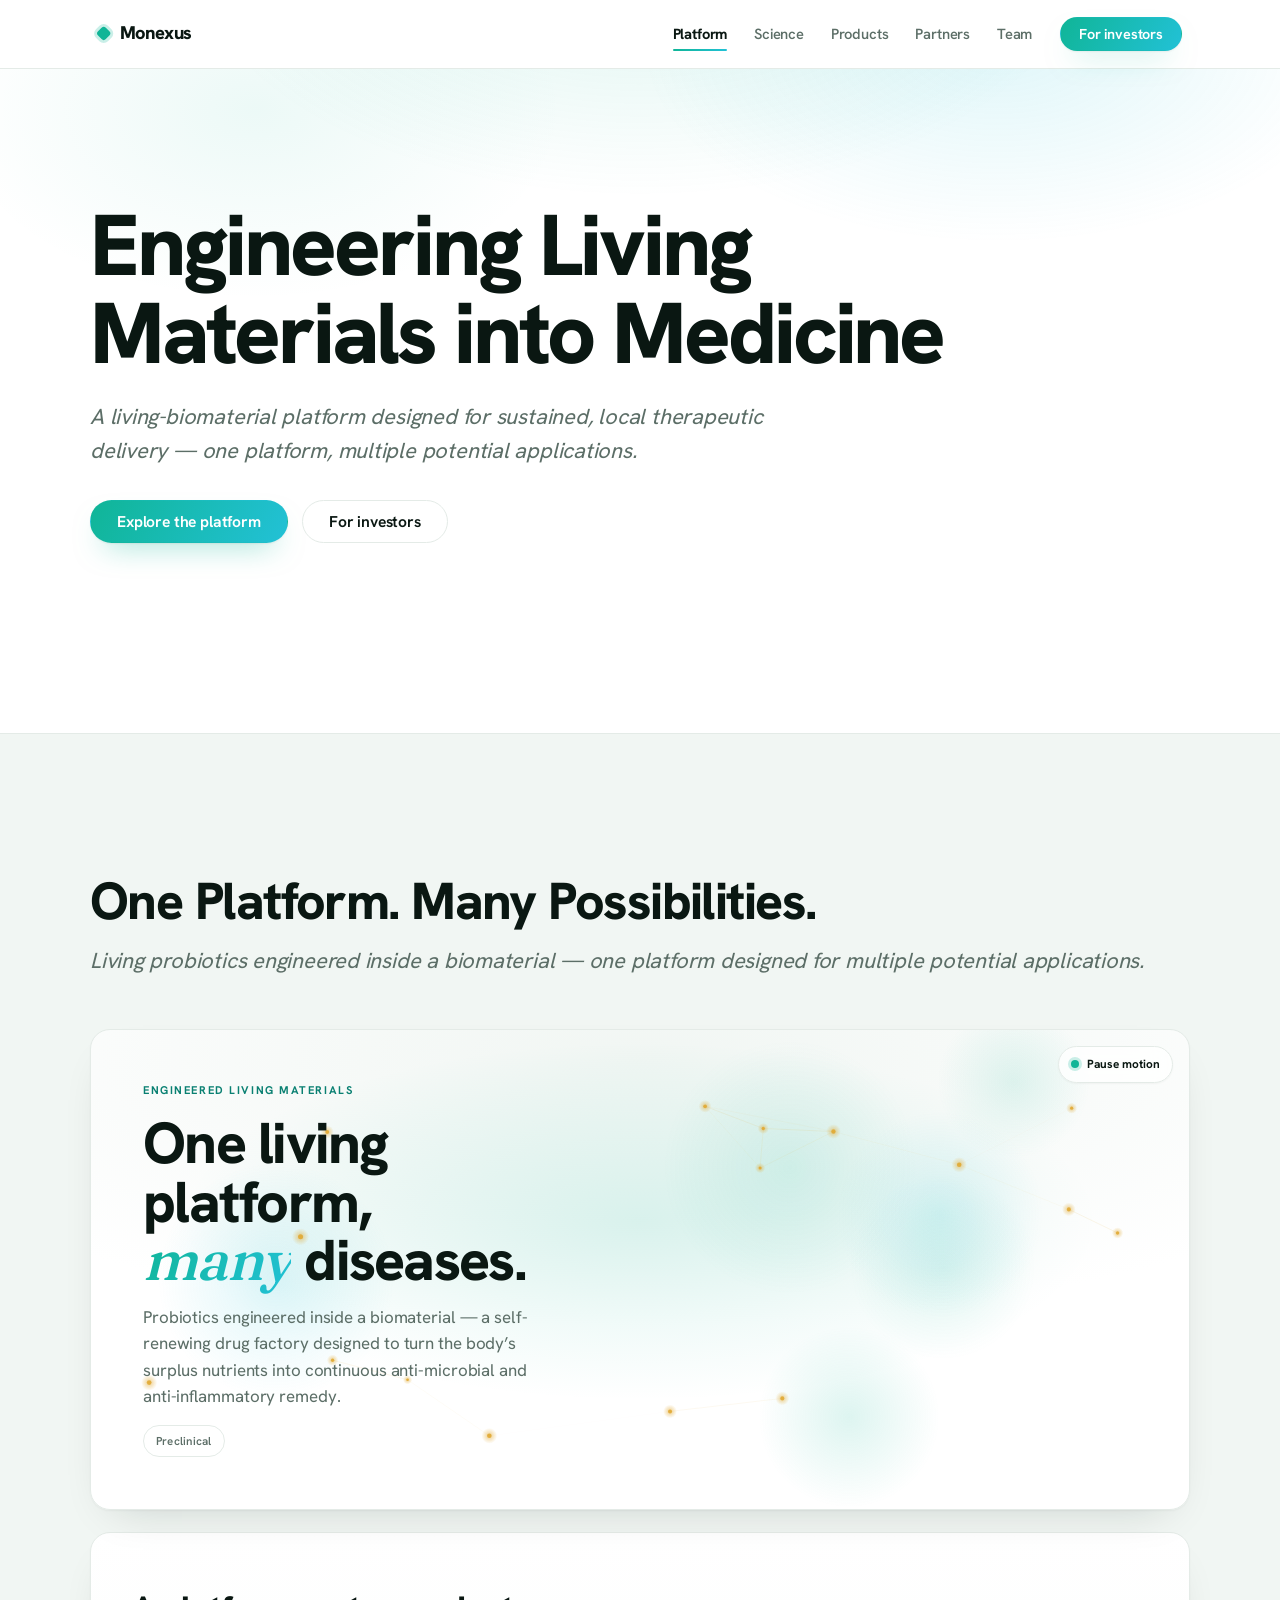
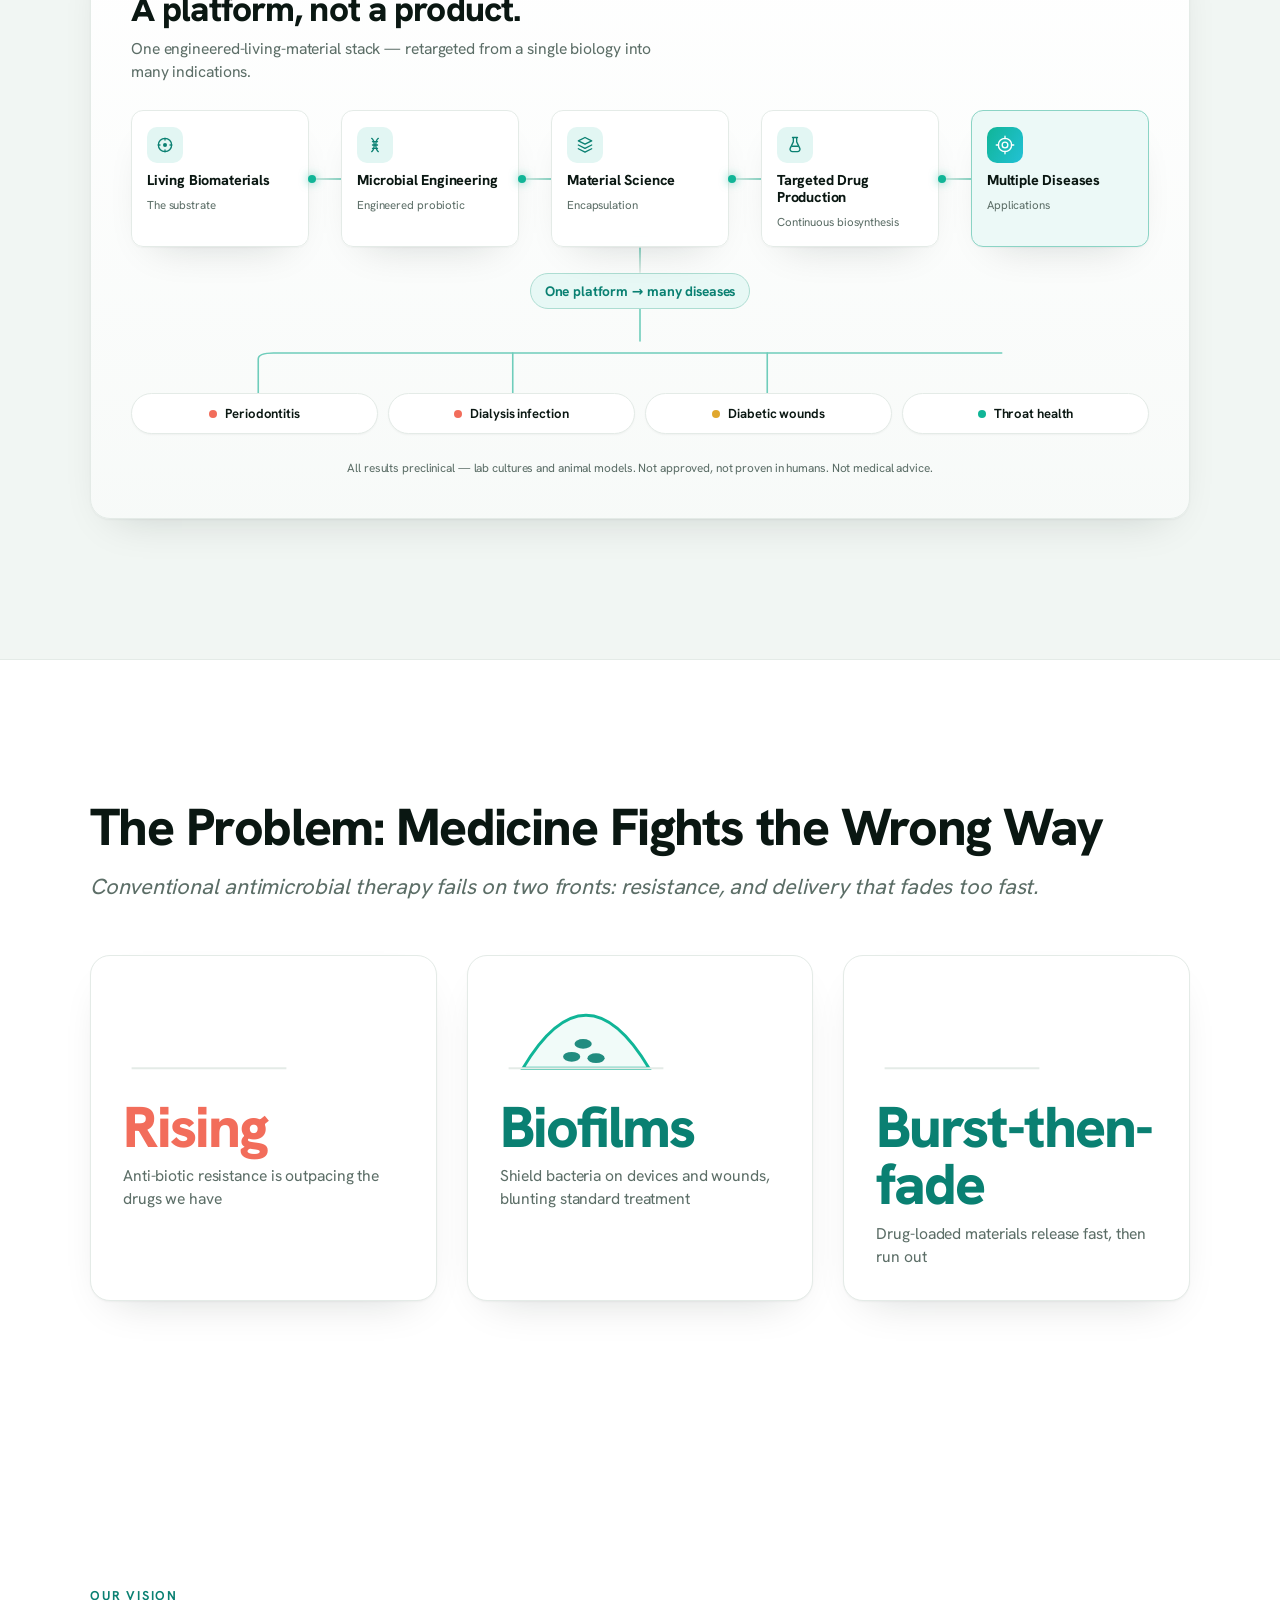
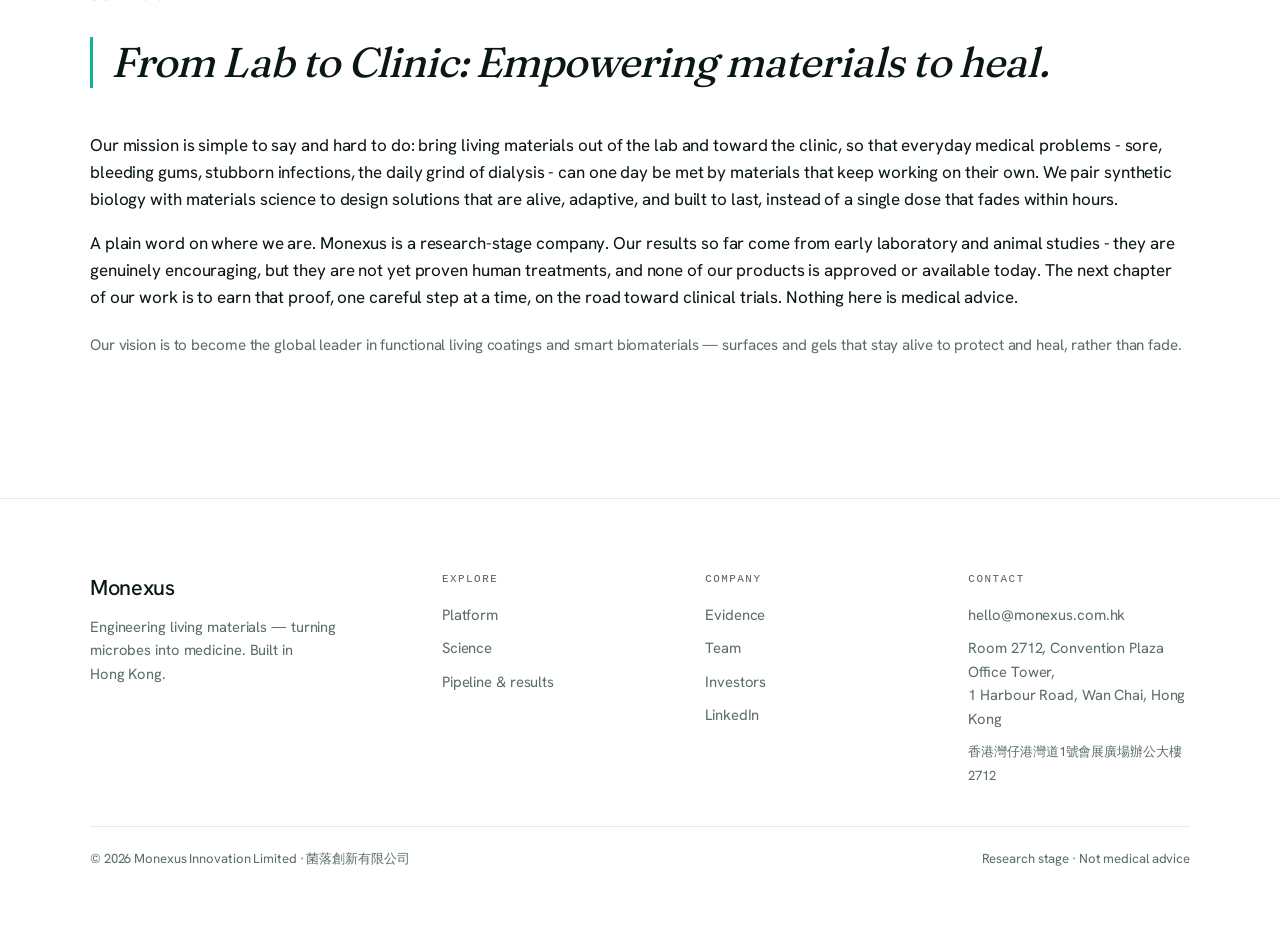
<file: index.html>
<!doctype html>
<html lang="en">
<head>
<meta charset="utf-8">
<meta name="viewport" content="width=device-width, initial-scale=1">
<title>Monexus — Engineering Living Materials into Medicine</title>
<meta name="description" content="Monexus engineers living materials — probiotics inside biomaterials designed for sustained, local therapeutic delivery. One platform, multiple potential applications. Hong Kong, research-stage.">
<meta name="theme-color" content="#FFFFFF">
<link rel="icon" href="data:image/svg+xml,%3Csvg xmlns='http://www.w3.org/2000/svg' viewBox='0 0 32 32'%3E%3Crect width='32' height='32' rx='7' fill='%2310B597'/%3E%3Ctext x='16' y='23' font-family='system-ui,sans-serif' font-size='20' font-weight='800' text-anchor='middle' fill='white'%3EM%3C/text%3E%3C/svg%3E">
<meta property="og:type" content="website">
<meta property="og:site_name" content="Monexus">
<meta property="og:title" content="Monexus — Engineering Living Materials into Medicine">
<meta property="og:description" content="Monexus engineers living materials — probiotics inside biomaterials designed for sustained, local therapeutic delivery. One platform, multiple potential applications. Hong Kong, research-stage.">
<meta name="twitter:card" content="summary">
<link rel="stylesheet" href="assets/fonts.css">
<link rel="stylesheet" href="assets/styles.css">
<link rel="stylesheet" href="assets/team.css">
</head>
<body>
<div class="site-root">
<header class="nav"><div class="nav__inner"><a class="nav__brand" href="index.html">Monexus</a><button class="nav__burger" type="button" aria-label="Menu" aria-expanded="false" aria-controls="nav-menu"><span></span><span></span><span></span></button><div class="nav__menu" id="nav-menu"><nav aria-label="Primary"><ul class="nav__links"><li><a class="nav__link is-active" href="index.html" aria-current="page">Platform</a></li><li><a class="nav__link" href="science.html">Science</a></li><li><a class="nav__link" href="products.html">Products</a></li><li><a class="nav__link" href="partners.html">Partners</a></li><li><a class="nav__link" href="team.html">Team</a></li></ul></nav><div class="nav__actions"><a class="btn" href="investors.html">For investors</a></div></div></div></header>
<main class="tab-main" id="platform">
<section class="hero"><div class="container"><h1 class="reveal">Engineering Living Materials into Medicine</h1><p class="dek reveal">A living-biomaterial platform designed for sustained, local therapeutic delivery — one platform, multiple potential applications.</p><div class="hero__cta reveal" style="display:flex;gap:14px;justify-content:flex-start;flex-wrap:wrap;margin-top:2rem"><a class="btn" href="#platform-moat">Explore the platform</a><a class="btn-ghost" href="investors.html">For investors</a></div></div></section><section class="section section-tint" id="platform-moat"><div class="container"><div class="sec-head reveal"><span class="eyebrow"></span><h2>One Platform. Many Possibilities.</h2><p class="dek">Living probiotics engineered inside a biomaterial — one platform designed for multiple potential applications.</p></div><div class="reveal"><div id="mx-frontierkit">
  <section class="fk-hero" aria-label="Living platform ambient hero">
    <canvas class="fk-hero-canvas" aria-hidden="true"></canvas>
    <button type="button" class="fk-motion" aria-pressed="false" aria-label="Pause background motion">
      <span class="fk-motion-dot" aria-hidden="true"></span>
      <span class="fk-motion-t">Pause motion</span>
    </button>
    <div class="fk-hero-overlay">
      <span class="fk-eyebrow">Engineered Living Materials</span>
      <h2 class="fk-hero-h">One living platform,<br><em>many</em> diseases.</h2>
      <p class="fk-hero-p">Probiotics engineered inside a biomaterial &mdash; a self-renewing drug factory designed to turn the body&rsquo;s surplus nutrients into continuous anti-microbial and anti-inflammatory remedy.</p>
      <span class="fk-note">Preclinical</span>
    </div>
  </section>

  <section class="fk-platform" aria-label="Platform value chain">
    <header class="fk-plat-head">
      <h3 class="fk-plat-h">A platform, not a product.</h3>
      <p class="fk-plat-sub">One engineered-living-material stack &mdash; retargeted from a single biology into many indications.</p>
    </header>

    <ol class="fk-chain" role="list">
      <li class="fk-node">
        <span class="fk-node-ico" aria-hidden="true"><svg viewBox="0 0 24 24" fill="none" stroke="currentColor" stroke-width="1.6" stroke-linecap="round" stroke-linejoin="round"><circle cx="12" cy="12" r="8"/><circle cx="12" cy="12" r="2.4" fill="currentColor" stroke="none"/><path d="M12 4v2M12 18v2M4 12h2M18 12h2"/></svg></span>
        <span class="fk-node-t">Living Biomaterials</span>
        <span class="fk-node-s">The substrate</span>
      </li>
      <li class="fk-link" aria-hidden="true"><i></i></li>
      <li class="fk-node">
        <span class="fk-node-ico" aria-hidden="true"><svg viewBox="0 0 24 24" fill="none" stroke="currentColor" stroke-width="1.6" stroke-linecap="round" stroke-linejoin="round"><path d="M8 4c4 3 4 13 0 16"/><path d="M16 4c-4 3-4 13 0 16"/><path d="M9 8h6M9 12h6M9 16h6"/></svg></span>
        <span class="fk-node-t">Microbial Engineering</span>
        <span class="fk-node-s">Engineered probiotic</span>
      </li>
      <li class="fk-link" aria-hidden="true"><i></i></li>
      <li class="fk-node">
        <span class="fk-node-ico" aria-hidden="true"><svg viewBox="0 0 24 24" fill="none" stroke="currentColor" stroke-width="1.6" stroke-linecap="round" stroke-linejoin="round"><path d="M12 3l8 4-8 4-8-4z"/><path d="M4 12l8 4 8-4"/><path d="M4 16.5l8 4 8-4"/></svg></span>
        <span class="fk-node-t">Material Science</span>
        <span class="fk-node-s">Encapsulation</span>
      </li>
      <li class="fk-link" aria-hidden="true"><i></i></li>
      <li class="fk-node">
        <span class="fk-node-ico" aria-hidden="true"><svg viewBox="0 0 24 24" fill="none" stroke="currentColor" stroke-width="1.6" stroke-linecap="round" stroke-linejoin="round"><path d="M9 3h6M10 3v5.2L6.2 16A3 3 0 0 0 9 20h6a3 3 0 0 0 2.8-4L14 8.2V3"/><path d="M8.4 13.5h7.2"/></svg></span>
        <span class="fk-node-t">Targeted Drug Production</span>
        <span class="fk-node-s">Continuous biosynthesis</span>
      </li>
      <li class="fk-link" aria-hidden="true"><i></i></li>
      <li class="fk-node fk-node-goal">
        <span class="fk-node-ico" aria-hidden="true"><svg viewBox="0 0 24 24" fill="none" stroke="currentColor" stroke-width="1.6" stroke-linecap="round" stroke-linejoin="round"><circle cx="12" cy="12" r="8"/><circle cx="12" cy="12" r="3.4"/><path d="M12 1.5v3M12 19.5v3M1.5 12h3M19.5 12h3"/></svg></span>
        <span class="fk-node-t">Multiple Diseases</span>
        <span class="fk-node-s">Applications</span>
      </li>
    </ol>

    <div class="fk-branch" aria-hidden="true"><span></span></div>

    <div class="fk-fan">
      <span class="fk-fan-label">One platform &rarr; many diseases</span>
      <svg class="fk-tree" viewBox="0 0 400 84" preserveAspectRatio="none" aria-hidden="true" focusable="false">
        <path class="fk-tree-trunk" d="M200 0 V32"/>
        <path class="fk-tree-bracket" d="M50 84 V50 Q50 44 56 44 H344 Q350 44 350 50 V84"/>
        <path class="fk-tree-drop" d="M150 84 V44"/>
        <path class="fk-tree-drop" d="M250 84 V44"/>
      </svg>
      <ul class="fk-chips" role="list">
        <li class="fk-chip fk-chip-coral"><span class="fk-chip-dot" aria-hidden="true"></span>Periodontitis</li>
        <li class="fk-chip fk-chip-coral"><span class="fk-chip-dot" aria-hidden="true"></span>Dialysis infection</li>
        <li class="fk-chip fk-chip-amber"><span class="fk-chip-dot" aria-hidden="true"></span>Diabetic wounds</li>
        <li class="fk-chip fk-chip-accent"><span class="fk-chip-dot" aria-hidden="true"></span>Throat health</li>
      </ul>
    </div>

    <p class="fk-plat-note">All results preclinical &mdash; lab cultures and animal models. Not approved, not proven in humans. Not medical advice.</p>
  </section>
</div></div></div></section><section class="section" id="problem"><div class="container"><div class="sec-head reveal"><span class="eyebrow"></span><h2>The Problem: Medicine Fights the Wrong Way</h2><p class="dek">Conventional antimicrobial therapy fails on two fronts: resistance, and delivery that fades too fast.</p></div><div class="problem-grid"><div class="problem-stat problem-stat--warn reveal"><svg class="pfig pfig--rise" viewBox="0 0 120 64" aria-hidden="true" focusable="false"><line class="pfig-base" x1="6" y1="56" x2="114" y2="56"/><path class="pfig-rl" d="M10 50 L34 43 L58 33 L80 22 L95 13.5"/><path class="pfig-rh" d="M104 8 L97.3 16.9 L92.8 8 Z"/></svg><span class="problem-stat__num">Rising</span><span class="problem-stat__label">Anti-biotic resistance is outpacing the drugs we have</span></div><div class="problem-stat reveal"><svg class="pfig pfig--film" viewBox="0 0 120 64" aria-hidden="true" focusable="false"><g class="pfig-drug pfig-drug--a"><circle cx="40" cy="6" r="2.7"/></g><g class="pfig-drug pfig-drug--b"><circle cx="60" cy="6" r="2.7"/></g><g class="pfig-drug pfig-drug--c"><circle cx="80" cy="6" r="2.7"/></g><path class="pfig-dome" d="M16 56 Q60 -18 104 56 Z"/><g class="pfig-bug"><ellipse cx="50" cy="48" rx="6" ry="3.4"/><ellipse cx="67" cy="49" rx="6" ry="3.4"/><ellipse cx="58" cy="39" rx="6" ry="3.4"/></g><line class="pfig-base" x1="6" y1="56" x2="114" y2="56"/></svg><span class="problem-stat__num">Biofilms</span><span class="problem-stat__label">Shield bacteria on devices and wounds, blunting standard treatment</span></div><div class="problem-stat reveal"><svg class="pfig pfig--burst" viewBox="0 0 120 64" aria-hidden="true" focusable="false"><g class="pfig-sweep"><path class="pfig-ba" d="M10 56 L15 50 L21 13 L27 21 L36 35 L50 45 L68 51 L90 54.5 L114 56 Z"/><path class="pfig-bl" d="M10 56 L15 50 L21 13 L27 21 L36 35 L50 45 L68 51 L90 54.5 L114 56"/></g><line class="pfig-base" x1="6" y1="56" x2="114" y2="56"/></svg><span class="problem-stat__num">Burst-then-fade</span><span class="problem-stat__label">Drug-loaded materials release fast, then run out</span></div></div></div></section><section class="section"><div class="container"><div class="reveal"><span class="eyebrow">Our vision</span><p class="pull" style="margin-top:1rem">From Lab to Clinic: Empowering materials to heal.</p><div class="stack" style="margin-top:1.4rem"><p>Our mission is simple to say and hard to do: bring living materials out of the lab and toward the clinic, so that everyday medical problems - sore, bleeding gums, stubborn infections, the daily grind of dialysis - can one day be met by materials that keep working on their own. We pair synthetic biology with materials science to design solutions that are alive, adaptive, and built to last, instead of a single dose that fades within hours.</p><p>A plain word on where we are. Monexus is a research-stage company. Our results so far come from early laboratory and animal studies - they are genuinely encouraging, but they are not yet proven human treatments, and none of our products is approved or available today. The next chapter of our work is to earn that proof, one careful step at a time, on the road toward clinical trials. Nothing here is medical advice.</p></div><p class="text-muted" style="margin-top:1.4rem;font-size:.95rem;color:var(--muted)">Our vision is to become the global leader in functional living coatings and smart biomaterials — surfaces and gels that stay alive to protect and heal, rather than fade.</p></div></div></section>
</main>
<footer class="site-footer"><div class="container"><div class="site-footer__grid"><div><div class="site-footer__brand">Monexus</div><p class="site-footer__tagline">Engineering living materials — turning microbes into medicine. Built in Hong Kong.</p></div><div><div class="footer-col__head">Explore</div><ul class="footer-col__list"><li><a href="index.html">Platform</a></li><li><a href="science.html">Science</a></li><li><a href="products.html">Pipeline &amp; results</a></li></ul></div><div><div class="footer-col__head">Company</div><ul class="footer-col__list"><li><a href="partners.html">Evidence</a></li><li><a href="team.html">Team</a></li><li><a href="investors.html">Investors</a></li><li><a href="https://www.linkedin.com/company/monexus-innovation" target="_blank" rel="noopener">LinkedIn</a></li></ul></div><div><div class="footer-col__head">Contact</div><ul class="footer-col__list"><li><a href="mailto:hello@monexus.com.hk">hello@monexus.com.hk</a></li><li><span style="color:var(--muted)">Room 2712, Convention Plaza Office Tower,<br>1 Harbour Road, Wan Chai, Hong Kong</span></li><li><span class="zh" style="color:var(--muted)">香港灣仔港灣道1號會展廣場辦公大樓2712</span></li></ul></div></div><div class="site-footer__base" style="margin-top:2.5rem;padding-top:1.3rem;border-top:1px solid var(--line);display:flex;justify-content:space-between;gap:1rem;flex-wrap:wrap;font-size:.82rem;color:var(--muted)"><span>© 2026 Monexus Innovation Limited · 菌落創新有限公司</span><span>Research stage · Not medical advice</span></div></div></footer>
</div>
<script src="assets/app.js"></script>
</body>
</html>
</file>
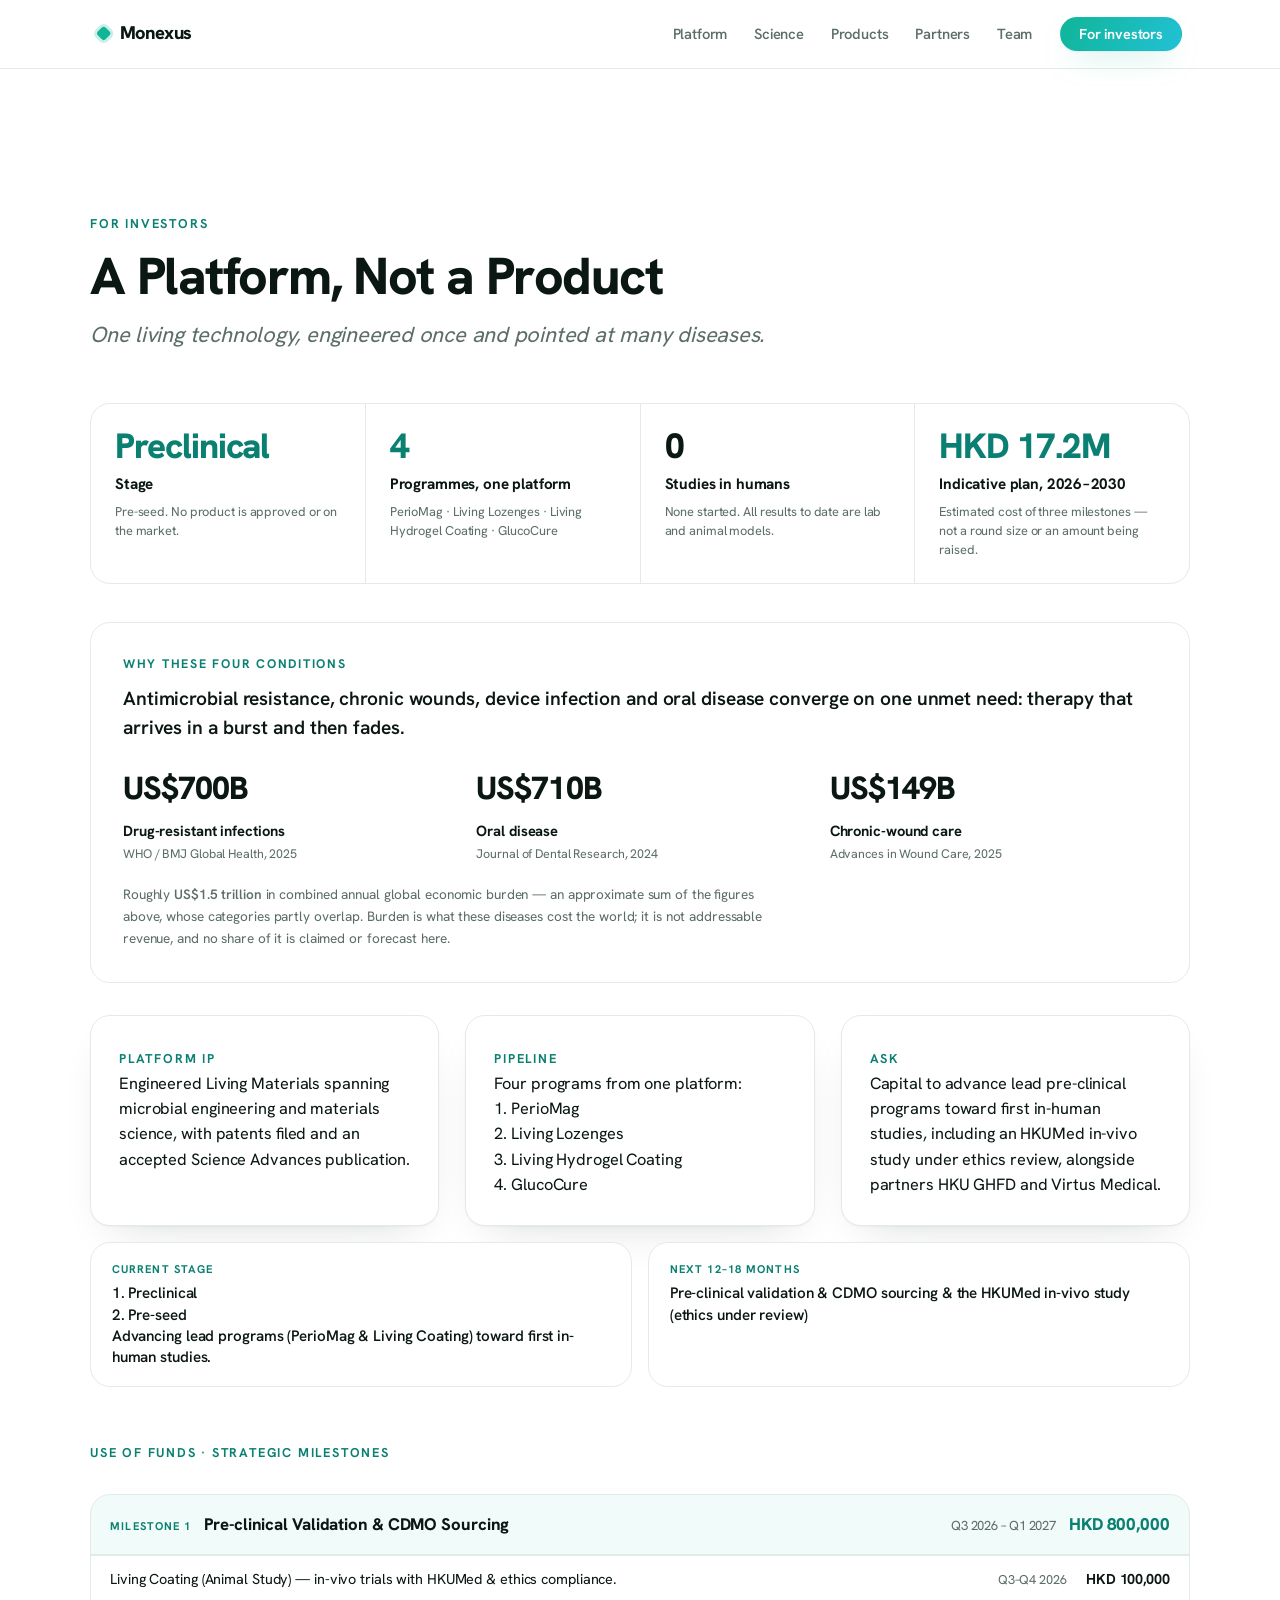
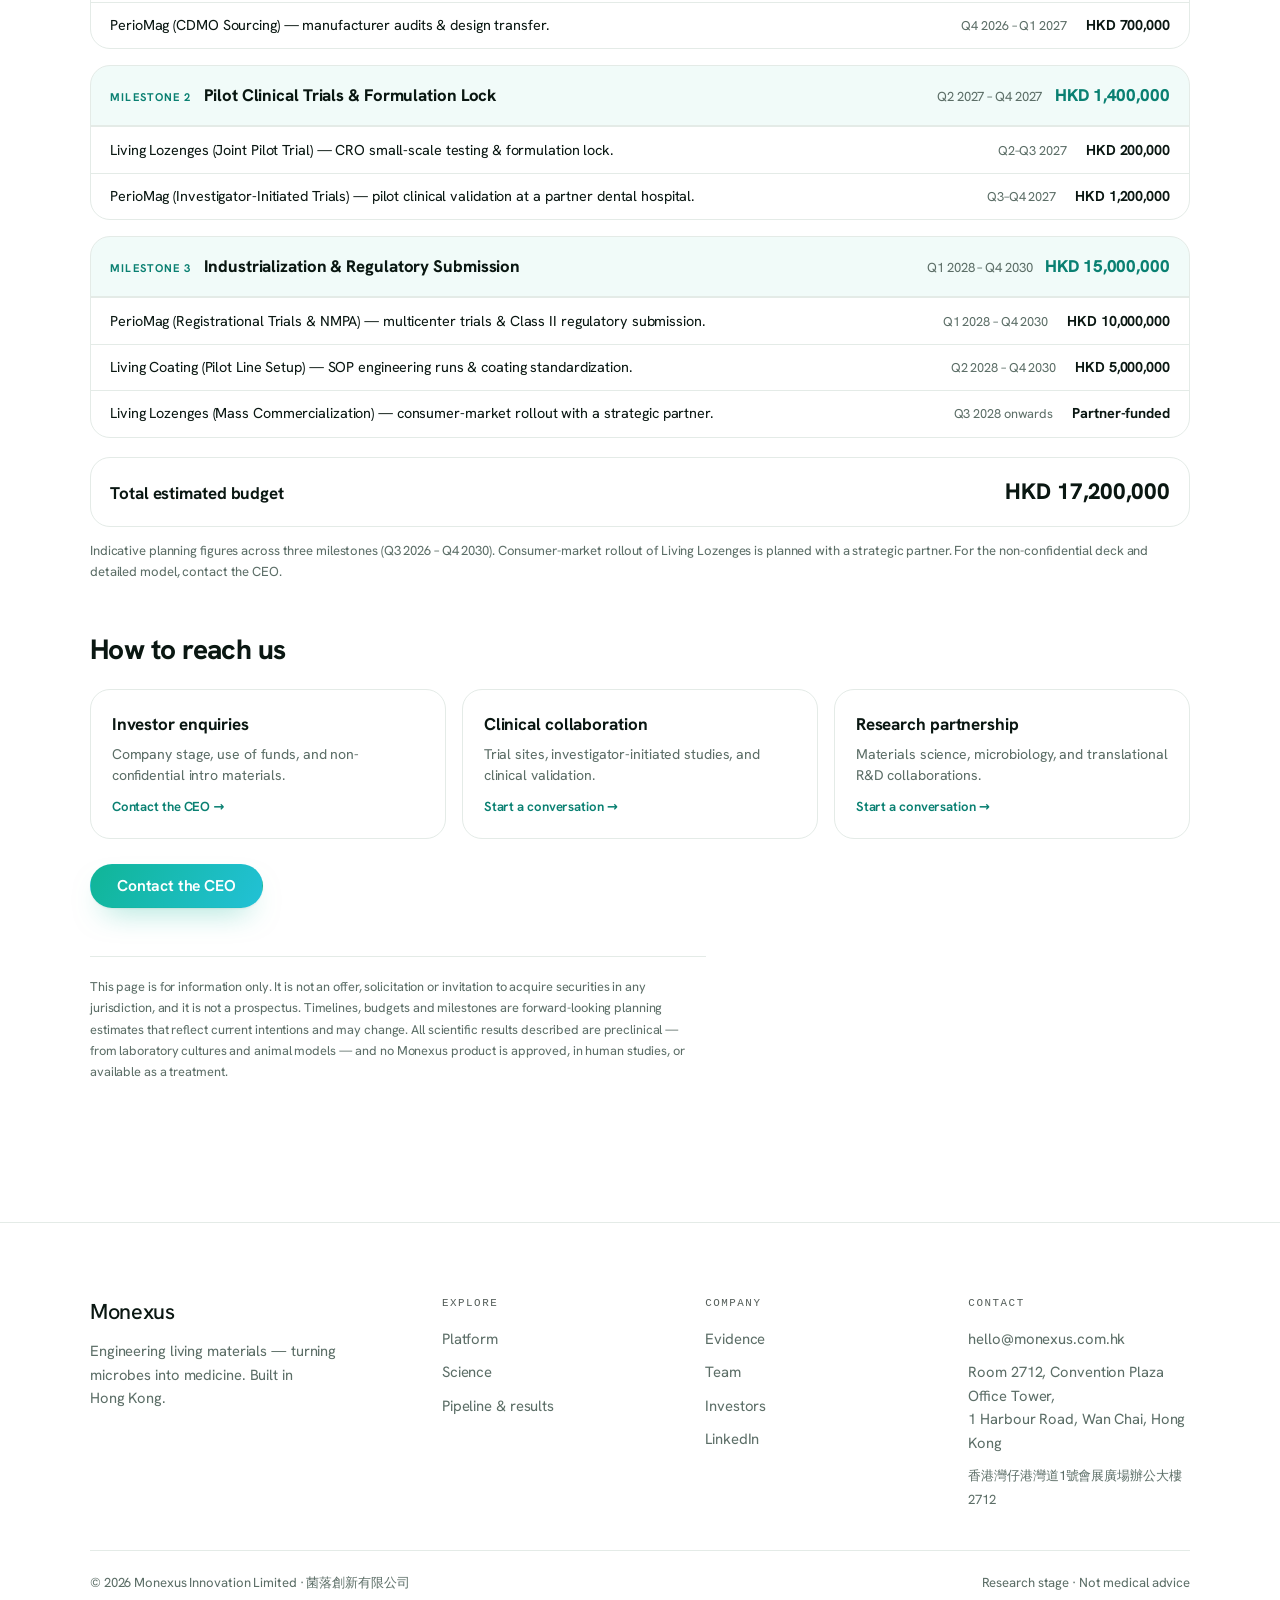
<file: investors.html>
<!doctype html>
<html lang="en">
<head>
<meta charset="utf-8">
<meta name="viewport" content="width=device-width, initial-scale=1">
<title>For Investors — Monexus</title>
<meta name="description" content="For investors: Monexus is a preclinical, pre-seed Engineered Living Materials platform with a multi-disease pipeline, defensible IP and a staged path toward the clinic.">
<meta name="theme-color" content="#FFFFFF">
<link rel="icon" href="data:image/svg+xml,%3Csvg xmlns='http://www.w3.org/2000/svg' viewBox='0 0 32 32'%3E%3Crect width='32' height='32' rx='7' fill='%2310B597'/%3E%3Ctext x='16' y='23' font-family='system-ui,sans-serif' font-size='20' font-weight='800' text-anchor='middle' fill='white'%3EM%3C/text%3E%3C/svg%3E">
<meta property="og:type" content="website">
<meta property="og:site_name" content="Monexus">
<meta property="og:title" content="For Investors — Monexus">
<meta property="og:description" content="For investors: Monexus is a preclinical, pre-seed Engineered Living Materials platform with a multi-disease pipeline, defensible IP and a staged path toward the clinic.">
<meta name="twitter:card" content="summary">
<link rel="stylesheet" href="assets/fonts.css">
<link rel="stylesheet" href="assets/styles.css">
<link rel="stylesheet" href="assets/team.css">
</head>
<body>
<div class="site-root">
<header class="nav"><div class="nav__inner"><a class="nav__brand" href="index.html">Monexus</a><button class="nav__burger" type="button" aria-label="Menu" aria-expanded="false" aria-controls="nav-menu"><span></span><span></span><span></span></button><div class="nav__menu" id="nav-menu"><nav aria-label="Primary"><ul class="nav__links"><li><a class="nav__link" href="index.html">Platform</a></li><li><a class="nav__link" href="science.html">Science</a></li><li><a class="nav__link" href="products.html">Products</a></li><li><a class="nav__link" href="partners.html">Partners</a></li><li><a class="nav__link" href="team.html">Team</a></li></ul></nav><div class="nav__actions"><a class="btn" href="investors.html">For investors</a></div></div></div></header>
<main class="tab-main" id="investors">
<section class="section" id="investors-sec"><div class="container"><div class="sec-head reveal"><span class="eyebrow">For investors</span><h2>A Platform, Not a Product</h2><p class="dek">One living technology, engineered once and pointed at many diseases.</p></div><div class="inv-glance reveal" aria-label="Monexus at a glance"><div class="ing"><div class="ing__v">Preclinical</div><div class="ing__k">Stage</div><div class="ing__n">Pre-seed. No product is approved or on the market.</div></div><div class="ing"><div class="ing__v">4</div><div class="ing__k">Programmes, one platform</div><div class="ing__n">PerioMag · Living Lozenges · Living Hydrogel Coating · GlucoCure</div></div><div class="ing"><div class="ing__v">0</div><div class="ing__k">Studies in humans</div><div class="ing__n">None started. All results to date are lab and animal models.</div></div><div class="ing"><div class="ing__v">HKD 17.2M</div><div class="ing__k">Indicative plan, 2026&#8202;&ndash;&#8202;2030</div><div class="ing__n">Estimated cost of three milestones &mdash; not a round size or an amount being raised.</div></div></div><div class="inv-mkt reveal"><div class="inv-mkt__k">Why these four conditions</div><p class="inv-mkt__lead">Antimicrobial resistance, chronic wounds, device infection and oral disease converge on one unmet need: therapy that arrives in a burst and then fades.</p><div class="inv-mkt__grid"><div class="inv-mkt__i"><div class="inv-mkt__v">US$700B</div><div class="inv-mkt__l">Drug-resistant infections</div><div class="inv-mkt__s">WHO / BMJ Global Health, 2025</div></div><div class="inv-mkt__i"><div class="inv-mkt__v">US$710B</div><div class="inv-mkt__l">Oral disease</div><div class="inv-mkt__s">Journal of Dental Research, 2024</div></div><div class="inv-mkt__i"><div class="inv-mkt__v">US$149B</div><div class="inv-mkt__l">Chronic-wound care</div><div class="inv-mkt__s">Advances in Wound Care, 2025</div></div></div><p class="inv-mkt__note">Roughly <strong>US$1.5&nbsp;trillion</strong> in combined annual global economic burden &mdash; an approximate sum of the figures above, whose categories partly overlap. Burden is what these diseases cost the world; it is not addressable revenue, and no share of it is claimed or forecast here.</p></div><div class="investor-grid reveal" style="margin-top:2rem"><div class="investor-item reveal"><span class="investor-item__label">Platform IP</span><p class="investor-item__text">Engineered Living Materials spanning microbial engineering and materials science, with patents filed and an accepted Science Advances publication.</p></div><div class="investor-item reveal"><span class="investor-item__label">Pipeline</span><p class="investor-item__text">Four programs from one platform:<br>1. PerioMag<br>2. Living Lozenges<br>3. Living Hydrogel Coating<br>4. GlucoCure</p></div><div class="investor-item reveal"><span class="investor-item__label">Ask</span><p class="investor-item__text">Capital to advance lead pre-clinical programs toward first in-human studies, including an HKUMed in-vivo study under ethics review, alongside partners HKU GHFD and Virtus Medical.</p></div></div><div class="inv-stage reveal"><div class="inv-stage__item"><div class="inv-stage__k">Current stage</div><div class="inv-stage__v">1. Preclinical<br>2. Pre-seed<br>Advancing lead programs (PerioMag &amp; Living Coating) toward first in-human studies.</div></div><div class="inv-stage__item"><div class="inv-stage__k">Next 12–18 months</div><div class="inv-stage__v">Pre-clinical validation &amp; CDMO sourcing &amp; the HKUMed in-vivo study (ethics under review)</div></div></div><div class="reveal" style="margin-top:clamp(2.5rem,4vw,3.5rem)"><span class="eyebrow">Use of funds · strategic milestones</span></div><div class="reveal"><div class="inv-mile reveal"><div class="inv-mile__head"><span class="inv-mile__m">Milestone 1</span><span class="inv-mile__t">Pre-clinical Validation &amp; CDMO Sourcing</span><span class="inv-mile__time">Q3 2026 – Q1 2027</span><span class="inv-mile__budget">HKD 800,000</span></div><div class="inv-row"><span>Living Coating (Animal Study) — in-vivo trials with HKUMed &amp; ethics compliance.</span><span class="inv-row__time">Q3–Q4 2026</span><span class="inv-row__b">HKD 100,000</span></div><div class="inv-row"><span>PerioMag (CDMO Sourcing) — manufacturer audits &amp; design transfer.</span><span class="inv-row__time">Q4 2026 – Q1 2027</span><span class="inv-row__b">HKD 700,000</span></div></div><div class="inv-mile reveal"><div class="inv-mile__head"><span class="inv-mile__m">Milestone 2</span><span class="inv-mile__t">Pilot Clinical Trials &amp; Formulation Lock</span><span class="inv-mile__time">Q2 2027 – Q4 2027</span><span class="inv-mile__budget">HKD 1,400,000</span></div><div class="inv-row"><span>Living Lozenges (Joint Pilot Trial) — CRO small-scale testing &amp; formulation lock.</span><span class="inv-row__time">Q2–Q3 2027</span><span class="inv-row__b">HKD 200,000</span></div><div class="inv-row"><span>PerioMag (Investigator-Initiated Trials) — pilot clinical validation at a partner dental hospital.</span><span class="inv-row__time">Q3–Q4 2027</span><span class="inv-row__b">HKD 1,200,000</span></div></div><div class="inv-mile reveal"><div class="inv-mile__head"><span class="inv-mile__m">Milestone 3</span><span class="inv-mile__t">Industrialization &amp; Regulatory Submission</span><span class="inv-mile__time">Q1 2028 – Q4 2030</span><span class="inv-mile__budget">HKD 15,000,000</span></div><div class="inv-row"><span>PerioMag (Registrational Trials &amp; NMPA) — multicenter trials &amp; Class II regulatory submission.</span><span class="inv-row__time">Q1 2028 – Q4 2030</span><span class="inv-row__b">HKD 10,000,000</span></div><div class="inv-row"><span>Living Coating (Pilot Line Setup) — SOP engineering runs &amp; coating standardization.</span><span class="inv-row__time">Q2 2028 – Q4 2030</span><span class="inv-row__b">HKD 5,000,000</span></div><div class="inv-row"><span>Living Lozenges (Mass Commercialization) — consumer-market rollout with a strategic partner.</span><span class="inv-row__time">Q3 2028 onwards</span><span class="inv-row__b">Partner-funded</span></div></div></div><div class="inv-total reveal"><span class="inv-total__l">Total estimated budget</span><span class="inv-total__v">HKD 17,200,000</span></div><p class="text-muted reveal" style="margin-top:.8rem;font-size:.82rem;color:var(--muted)">Indicative planning figures across three milestones (Q3 2026 – Q4 2030). Consumer-market rollout of Living Lozenges is planned with a strategic partner. For the non-confidential deck and detailed model, contact the CEO.</p><h3 class="reveal" style="margin-top:clamp(2.5rem,4vw,3.5rem)">How to reach us</h3><div class="inv-lanes"><a class="inv-lane reveal" href="mailto:hello@monexus.com.hk?subject=Investor%20enquiries"><div class="inv-lane__t">Investor enquiries</div><div class="inv-lane__d">Company stage, use of funds, and non-confidential intro materials.</div><div class="inv-lane__a">Contact the CEO →</div></a><a class="inv-lane reveal" href="mailto:hello@monexus.com.hk?subject=Clinical%20collaboration"><div class="inv-lane__t">Clinical collaboration</div><div class="inv-lane__d">Trial sites, investigator-initiated studies, and clinical validation.</div><div class="inv-lane__a">Start a conversation →</div></a><a class="inv-lane reveal" href="mailto:hello@monexus.com.hk?subject=Research%20partnership"><div class="inv-lane__t">Research partnership</div><div class="inv-lane__d">Materials science, microbiology, and translational R&amp;D collaborations.</div><div class="inv-lane__a">Start a conversation →</div></a></div><div class="reveal" style="margin-top:1.6rem"><a class="btn" href="mailto:hello@monexus.com.hk?subject=Investor%20enquiry%20—%20Monexus">Contact the CEO</a></div><p class="inv-legal reveal">This page is for information only. It is not an offer, solicitation or invitation to acquire securities in any jurisdiction, and it is not a prospectus. Timelines, budgets and milestones are forward-looking planning estimates that reflect current intentions and may change. All scientific results described are preclinical &mdash; from laboratory cultures and animal models &mdash; and no Monexus product is approved, in human studies, or available as a treatment.</p></div></section>
</main>
<footer class="site-footer"><div class="container"><div class="site-footer__grid"><div><div class="site-footer__brand">Monexus</div><p class="site-footer__tagline">Engineering living materials — turning microbes into medicine. Built in Hong Kong.</p></div><div><div class="footer-col__head">Explore</div><ul class="footer-col__list"><li><a href="index.html">Platform</a></li><li><a href="science.html">Science</a></li><li><a href="products.html">Pipeline &amp; results</a></li></ul></div><div><div class="footer-col__head">Company</div><ul class="footer-col__list"><li><a href="partners.html">Evidence</a></li><li><a href="team.html">Team</a></li><li><a href="investors.html">Investors</a></li><li><a href="https://www.linkedin.com/company/monexus-innovation" target="_blank" rel="noopener">LinkedIn</a></li></ul></div><div><div class="footer-col__head">Contact</div><ul class="footer-col__list"><li><a href="mailto:hello@monexus.com.hk">hello@monexus.com.hk</a></li><li><span style="color:var(--muted)">Room 2712, Convention Plaza Office Tower,<br>1 Harbour Road, Wan Chai, Hong Kong</span></li><li><span class="zh" style="color:var(--muted)">香港灣仔港灣道1號會展廣場辦公大樓2712</span></li></ul></div></div><div class="site-footer__base" style="margin-top:2.5rem;padding-top:1.3rem;border-top:1px solid var(--line);display:flex;justify-content:space-between;gap:1rem;flex-wrap:wrap;font-size:.82rem;color:var(--muted)"><span>© 2026 Monexus Innovation Limited · 菌落創新有限公司</span><span>Research stage · Not medical advice</span></div></div></footer>
</div>
<script src="assets/app.js"></script>
</body>
</html>
</file>
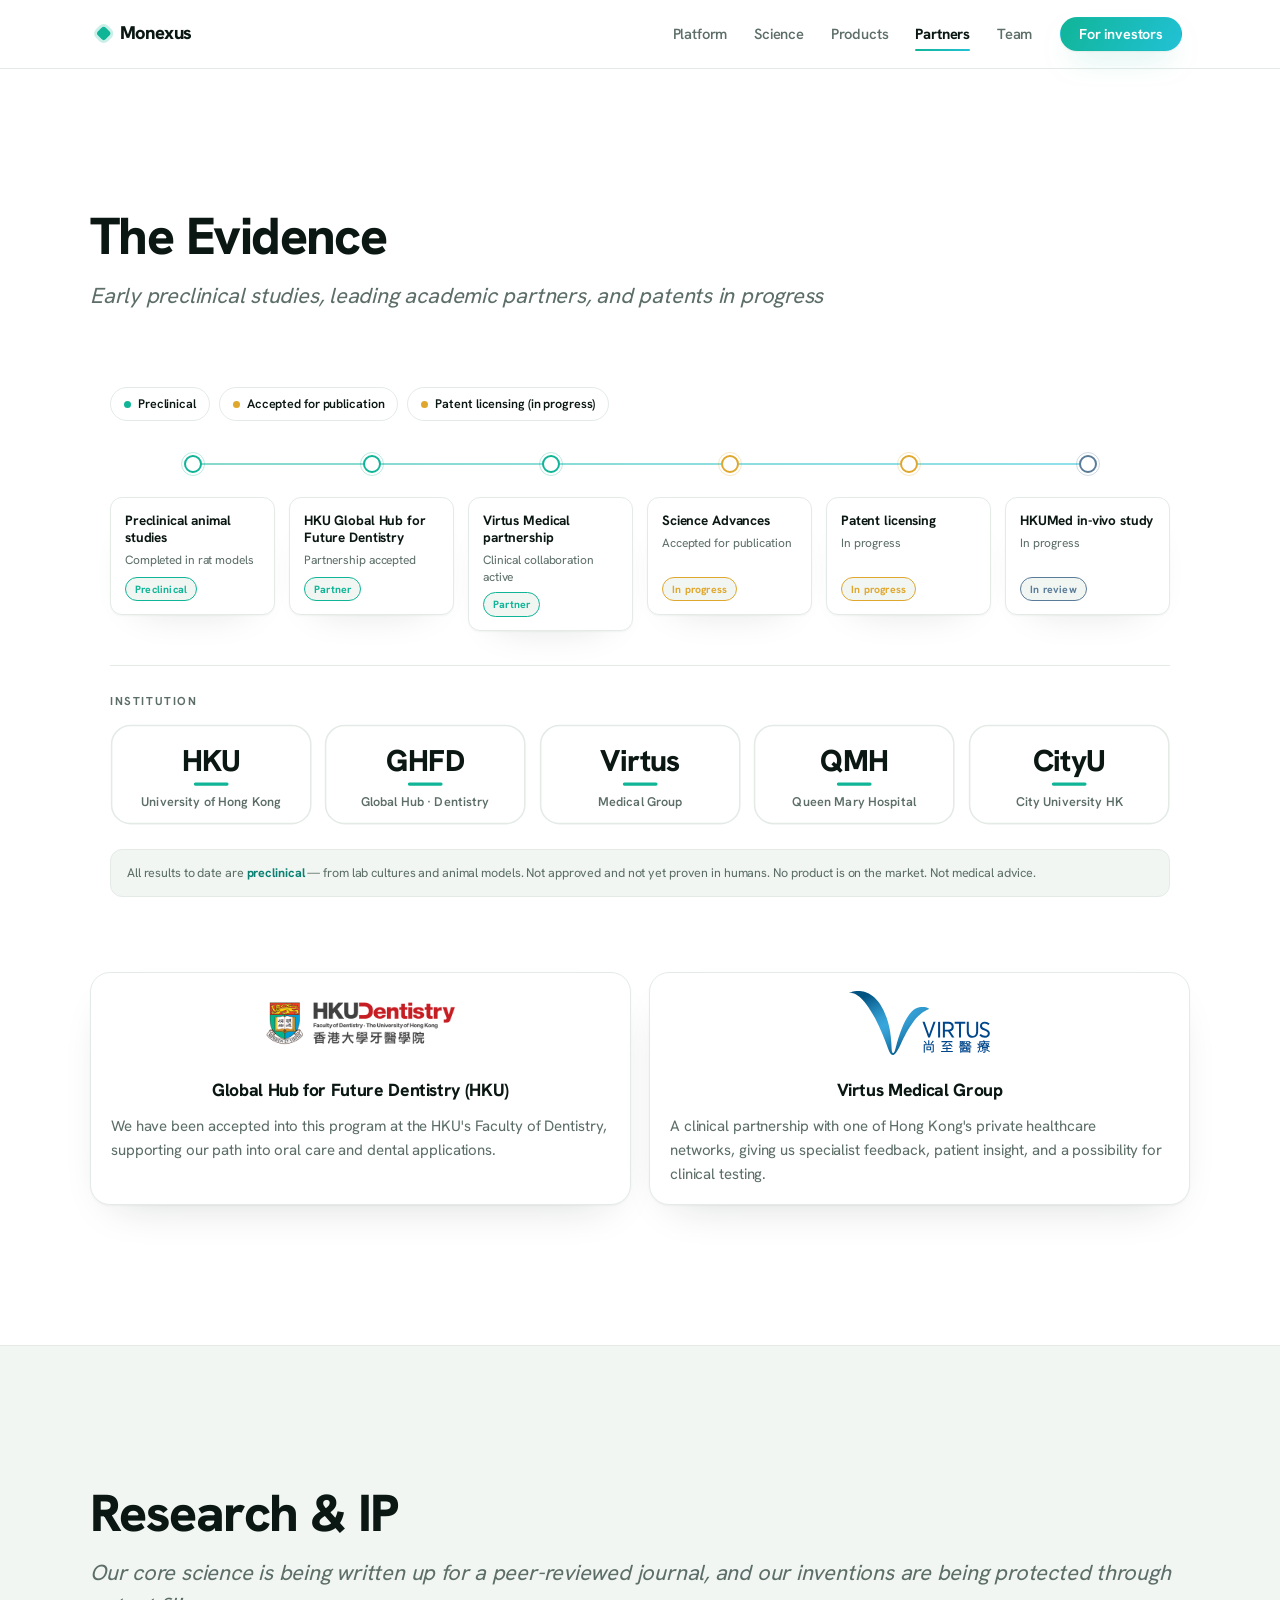
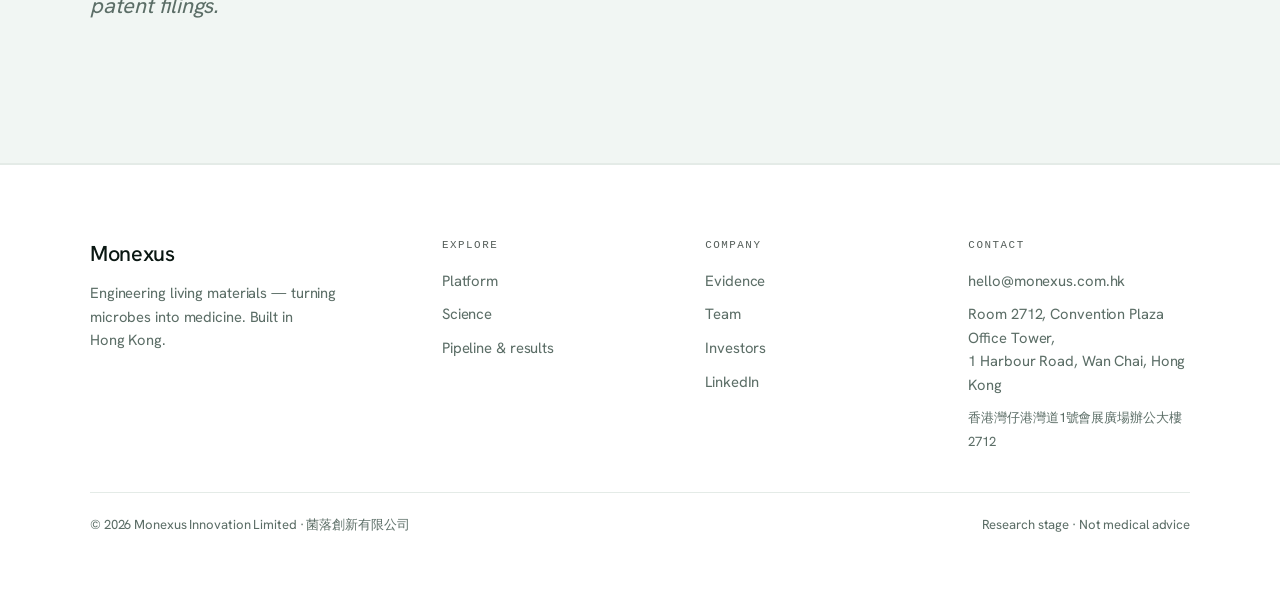
<file: partners.html>
<!doctype html>
<html lang="en">
<head>
<meta charset="utf-8">
<meta name="viewport" content="width=device-width, initial-scale=1">
<title>Evidence & Partners — Monexus</title>
<meta name="description" content="Monexus evidence and partners: preclinical studies, HKU Global Hub for Future Dentistry, Virtus Medical, an accepted Science Advances publication, and patent licensing in progress.">
<meta name="theme-color" content="#FFFFFF">
<link rel="icon" href="data:image/svg+xml,%3Csvg xmlns='http://www.w3.org/2000/svg' viewBox='0 0 32 32'%3E%3Crect width='32' height='32' rx='7' fill='%2310B597'/%3E%3Ctext x='16' y='23' font-family='system-ui,sans-serif' font-size='20' font-weight='800' text-anchor='middle' fill='white'%3EM%3C/text%3E%3C/svg%3E">
<meta property="og:type" content="website">
<meta property="og:site_name" content="Monexus">
<meta property="og:title" content="Evidence &amp; Partners — Monexus">
<meta property="og:description" content="Monexus evidence and partners: preclinical studies, HKU Global Hub for Future Dentistry, Virtus Medical, an accepted Science Advances publication, and patent licensing in progress.">
<meta name="twitter:card" content="summary">
<link rel="stylesheet" href="assets/fonts.css">
<link rel="stylesheet" href="assets/styles.css">
<link rel="stylesheet" href="assets/team.css">
</head>
<body>
<div class="site-root">
<header class="nav"><div class="nav__inner"><a class="nav__brand" href="index.html">Monexus</a><button class="nav__burger" type="button" aria-label="Menu" aria-expanded="false" aria-controls="nav-menu"><span></span><span></span><span></span></button><div class="nav__menu" id="nav-menu"><nav aria-label="Primary"><ul class="nav__links"><li><a class="nav__link" href="index.html">Platform</a></li><li><a class="nav__link" href="science.html">Science</a></li><li><a class="nav__link" href="products.html">Products</a></li><li><a class="nav__link is-active" href="partners.html" aria-current="page">Partners</a></li><li><a class="nav__link" href="team.html">Team</a></li></ul></nav><div class="nav__actions"><a class="btn" href="investors.html">For investors</a></div></div></div></header>
<main class="tab-main" id="partners">
<section class="section"><div class="container"><div class="sec-head reveal"><span class="eyebrow"></span><h2>The Evidence</h2><p class="dek">Early preclinical studies, leading academic partners, and patents in progress</p></div><div class="reveal" style="margin-top:.5rem"><section id="mx-evidence-timeline" aria-labelledby="mx-et-h">
  <h2 id="mx-et-h" class="mx-et-sr">MONEXUS evidence and scientific credibility: milestone timeline and institutional partners, with in-progress items labelled honestly.</h2>

  <header class="mx-et-head">
    <div class="mx-et-tags" role="list" aria-label="Evidence status tags">
      <span class="mx-et-tag" role="listitem"><span class="mx-et-tag-dot mx-et-c-done" aria-hidden="true"></span>Preclinical</span>
      <span class="mx-et-tag" role="listitem"><span class="mx-et-tag-dot mx-et-c-prog" aria-hidden="true"></span>Accepted for publication</span>
      <span class="mx-et-tag" role="listitem"><span class="mx-et-tag-dot mx-et-c-prog" aria-hidden="true"></span>Patent licensing (in progress)</span>
    </div>
  </header>

  <div class="mx-et-timeline">
    <ol class="mx-et-nodes" aria-label="Development and evidence milestones">
      <li class="mx-et-node mx-et-s-done">
        <span class="mx-et-dot" aria-hidden="true"></span>
        <div class="mx-et-card">
          <span class="mx-et-node-title">Preclinical animal studies</span>
          <span class="mx-et-node-status">Completed in rat models</span>
          <span class="mx-et-chip">Preclinical</span>
        </div>
      </li>
      <li class="mx-et-node mx-et-s-done">
        <span class="mx-et-dot" aria-hidden="true"></span>
        <div class="mx-et-card">
          <span class="mx-et-node-title">HKU Global Hub for Future Dentistry</span>
          <span class="mx-et-node-status">Partnership accepted</span>
          <span class="mx-et-chip">Partner</span>
        </div>
      </li>
      <li class="mx-et-node mx-et-s-done">
        <span class="mx-et-dot" aria-hidden="true"></span>
        <div class="mx-et-card">
          <span class="mx-et-node-title">Virtus Medical partnership</span>
          <span class="mx-et-node-status">Clinical collaboration active</span>
          <span class="mx-et-chip">Partner</span>
        </div>
      </li>
      <li class="mx-et-node mx-et-s-prog">
        <span class="mx-et-dot" aria-hidden="true"></span>
        <div class="mx-et-card">
          <span class="mx-et-node-title">Science Advances</span>
          <span class="mx-et-node-status">Accepted for publication</span>
          <span class="mx-et-chip">In progress</span>
        </div>
      </li>
      <li class="mx-et-node mx-et-s-prog">
        <span class="mx-et-dot" aria-hidden="true"></span>
        <div class="mx-et-card">
          <span class="mx-et-node-title">Patent licensing</span>
          <span class="mx-et-node-status">In progress</span>
          <span class="mx-et-chip">In progress</span>
        </div>
      </li>
      <li class="mx-et-node mx-et-s-review">
        <span class="mx-et-dot" aria-hidden="true"></span>
        <div class="mx-et-card">
          <span class="mx-et-node-title">HKUMed in-vivo study</span>
          <span class="mx-et-node-status">In progress</span>
          <span class="mx-et-chip">In review</span>
        </div>
      </li>
    </ol>
  </div>

  <div class="mx-et-cred">
    <span class="mx-et-cred-label">Institution</span>
    <ul class="mx-et-logos" aria-label="Partner and advisory institutions">
      <li class="mx-et-tile">
        <svg viewBox="0 0 128 64" role="img" aria-label="University of Hong Kong">
          <rect x="1" y="1" width="126" height="62" rx="12" class="mx-et-tile-bg"/>
          <text x="64" y="30" class="mx-et-tile-word" text-anchor="middle">HKU</text>
          <rect x="53" y="37" width="22" height="2" rx="1" class="mx-et-tile-mark"/>
          <text x="64" y="52" class="mx-et-tile-sub" text-anchor="middle">University of Hong Kong</text>
        </svg>
      </li>
      <li class="mx-et-tile">
        <svg viewBox="0 0 128 64" role="img" aria-label="Global Hub for Future Dentistry">
          <rect x="1" y="1" width="126" height="62" rx="12" class="mx-et-tile-bg"/>
          <text x="64" y="30" class="mx-et-tile-word" text-anchor="middle">GHFD</text>
          <rect x="53" y="37" width="22" height="2" rx="1" class="mx-et-tile-mark"/>
          <text x="64" y="52" class="mx-et-tile-sub" text-anchor="middle">Global Hub · Dentistry</text>
        </svg>
      </li>
      <li class="mx-et-tile">
        <svg viewBox="0 0 128 64" role="img" aria-label="Virtus Medical Group">
          <rect x="1" y="1" width="126" height="62" rx="12" class="mx-et-tile-bg"/>
          <text x="64" y="30" class="mx-et-tile-word" text-anchor="middle">Virtus</text>
          <rect x="53" y="37" width="22" height="2" rx="1" class="mx-et-tile-mark"/>
          <text x="64" y="52" class="mx-et-tile-sub" text-anchor="middle">Medical Group</text>
        </svg>
      </li>
      <li class="mx-et-tile">
        <svg viewBox="0 0 128 64" role="img" aria-label="Queen Mary Hospital">
          <rect x="1" y="1" width="126" height="62" rx="12" class="mx-et-tile-bg"/>
          <text x="64" y="30" class="mx-et-tile-word" text-anchor="middle">QMH</text>
          <rect x="53" y="37" width="22" height="2" rx="1" class="mx-et-tile-mark"/>
          <text x="64" y="52" class="mx-et-tile-sub" text-anchor="middle">Queen Mary Hospital</text>
        </svg>
      </li>
      <li class="mx-et-tile">
        <svg viewBox="0 0 128 64" role="img" aria-label="City University of Hong Kong">
          <rect x="1" y="1" width="126" height="62" rx="12" class="mx-et-tile-bg"/>
          <text x="64" y="30" class="mx-et-tile-word" text-anchor="middle">CityU</text>
          <rect x="53" y="37" width="22" height="2" rx="1" class="mx-et-tile-mark"/>
          <text x="64" y="52" class="mx-et-tile-sub" text-anchor="middle">City University HK</text>
        </svg>
      </li>
    </ul>
  </div>

  <p class="mx-et-foot">All results to date are <strong>preclinical</strong> — from lab cultures and animal models. Not approved and not yet proven in humans. No product is on the market. Not medical advice.</p>
</section></div><div class="partner-grid reveal" style="margin-top:clamp(2rem,4vw,3.5rem)"><div class="partner reveal"><div class="partner__logo-full"><img src="[data-uri]" alt="HKU Faculty of Dentistry logo" loading="lazy" decoding="async"></div><h3>Global Hub for Future Dentistry (HKU)</h3><p>We have been accepted into this program at the HKU's Faculty of Dentistry, supporting our path into oral care and dental applications.</p></div><div class="partner reveal"><div class="partner__logo-full"><img src="[data-uri]" alt="Virtus Medical Group logo" loading="lazy" decoding="async"></div><h3>Virtus Medical Group</h3><p>A clinical partnership with one of Hong Kong's private healthcare networks, giving us specialist feedback, patient insight, and a possibility for clinical testing.</p></div></div></div></section><section class="section section-tint" id="research-ip"><div class="container"><div class="sec-head reveal"><span class="eyebrow"></span><h2>Research &amp; IP</h2><p class="dek">Our core science is being written up for a peer-reviewed journal, and our inventions are being protected through patent filings.</p></div></div></section>
</main>
<footer class="site-footer"><div class="container"><div class="site-footer__grid"><div><div class="site-footer__brand">Monexus</div><p class="site-footer__tagline">Engineering living materials — turning microbes into medicine. Built in Hong Kong.</p></div><div><div class="footer-col__head">Explore</div><ul class="footer-col__list"><li><a href="index.html">Platform</a></li><li><a href="science.html">Science</a></li><li><a href="products.html">Pipeline &amp; results</a></li></ul></div><div><div class="footer-col__head">Company</div><ul class="footer-col__list"><li><a href="partners.html">Evidence</a></li><li><a href="team.html">Team</a></li><li><a href="investors.html">Investors</a></li><li><a href="https://www.linkedin.com/company/monexus-innovation" target="_blank" rel="noopener">LinkedIn</a></li></ul></div><div><div class="footer-col__head">Contact</div><ul class="footer-col__list"><li><a href="mailto:hello@monexus.com.hk">hello@monexus.com.hk</a></li><li><span style="color:var(--muted)">Room 2712, Convention Plaza Office Tower,<br>1 Harbour Road, Wan Chai, Hong Kong</span></li><li><span class="zh" style="color:var(--muted)">香港灣仔港灣道1號會展廣場辦公大樓2712</span></li></ul></div></div><div class="site-footer__base" style="margin-top:2.5rem;padding-top:1.3rem;border-top:1px solid var(--line);display:flex;justify-content:space-between;gap:1rem;flex-wrap:wrap;font-size:.82rem;color:var(--muted)"><span>© 2026 Monexus Innovation Limited · 菌落創新有限公司</span><span>Research stage · Not medical advice</span></div></div></footer>
</div>
<script src="assets/app.js"></script>
</body>
</html>
</file>
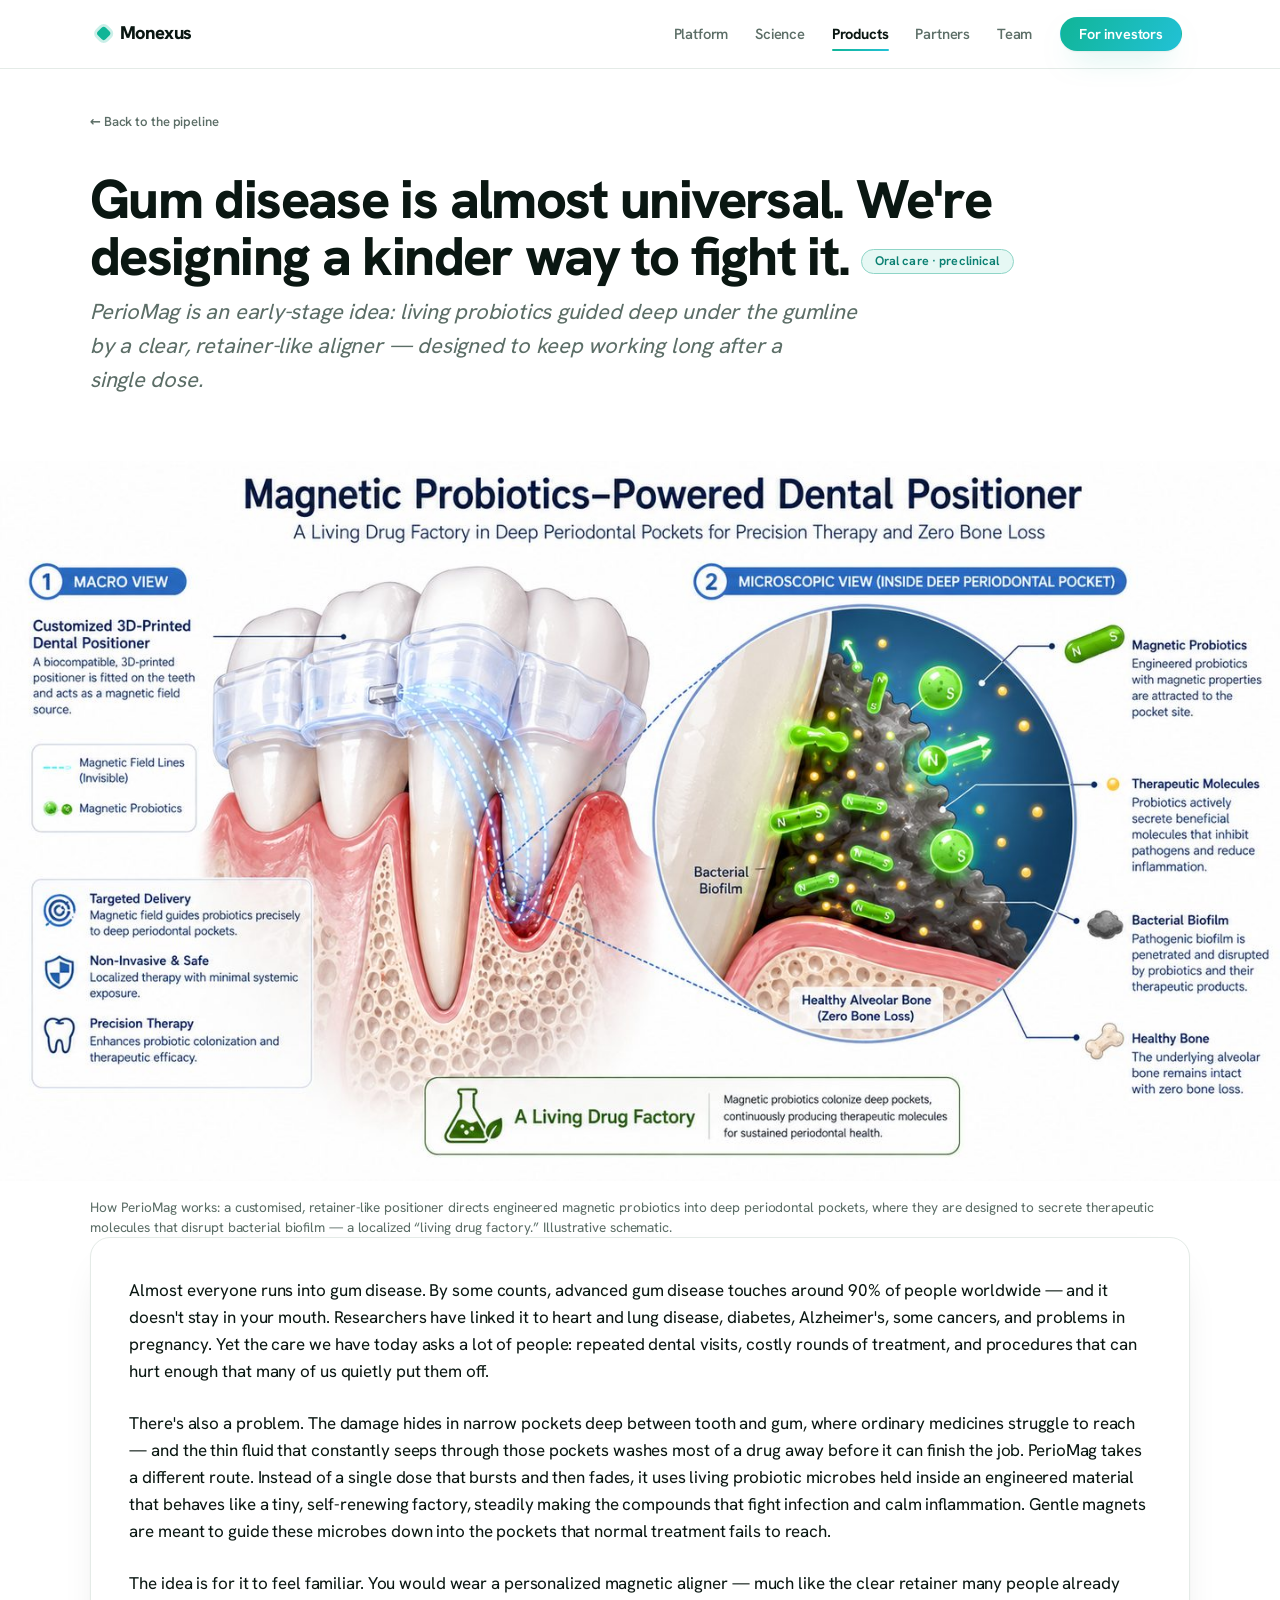
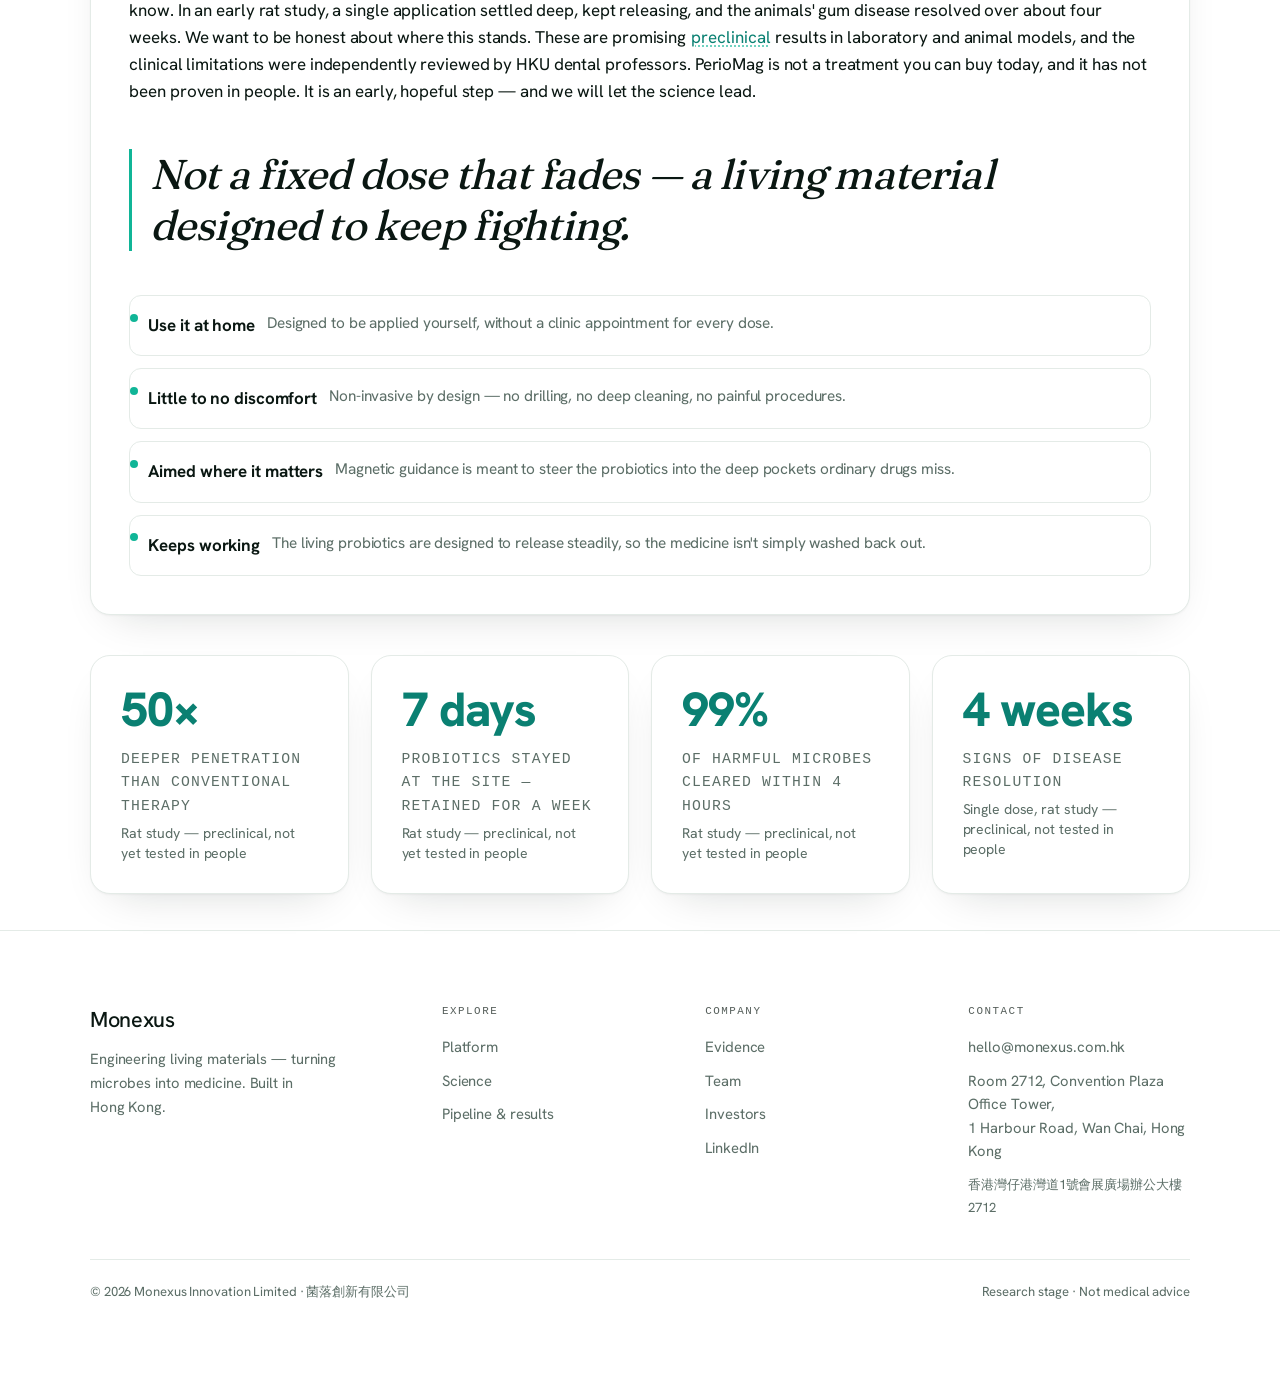
<file: product-periomag.html>
<!doctype html>
<html lang="en">
<head>
<meta charset="utf-8">
<meta name="viewport" content="width=device-width, initial-scale=1">
<title>PerioMag — Monexus</title>
<meta name="description" content="PerioMag is an early-stage idea: living probiotics guided deep under the gumline by a clear, retainer-like aligner — designed to keep working long after a single dose.">
<meta name="theme-color" content="#FFFFFF">
<link rel="icon" href="data:image/svg+xml,%3Csvg xmlns='http://www.w3.org/2000/svg' viewBox='0 0 32 32'%3E%3Crect width='32' height='32' rx='7' fill='%2310B597'/%3E%3Ctext x='16' y='23' font-family='system-ui,sans-serif' font-size='20' font-weight='800' text-anchor='middle' fill='white'%3EM%3C/text%3E%3C/svg%3E">
<meta property="og:type" content="website">
<meta property="og:site_name" content="Monexus">
<meta property="og:title" content="PerioMag — Monexus">
<meta property="og:description" content="PerioMag is an early-stage idea: living probiotics guided deep under the gumline by a clear, retainer-like aligner — designed to keep working long after a single dose.">
<meta name="twitter:card" content="summary">
<link rel="stylesheet" href="assets/fonts.css">
<link rel="stylesheet" href="assets/styles.css">
<link rel="stylesheet" href="assets/team.css">
</head>
<body>
<div class="site-root">
<header class="nav"><div class="nav__inner"><a class="nav__brand" href="index.html">Monexus</a><button class="nav__burger" type="button" aria-label="Menu" aria-expanded="false" aria-controls="nav-menu"><span></span><span></span><span></span></button><div class="nav__menu" id="nav-menu"><nav aria-label="Primary"><ul class="nav__links"><li><a class="nav__link" href="index.html">Platform</a></li><li><a class="nav__link" href="science.html">Science</a></li><li><a class="nav__link is-active" href="products.html" aria-current="page">Products</a></li><li><a class="nav__link" href="partners.html">Partners</a></li><li><a class="nav__link" href="team.html">Team</a></li></ul></nav><div class="nav__actions"><a class="btn" href="investors.html">For investors</a></div></div></div></header>
<main class="tab-main">
<div class="dd-back"><div class="container"><a class="pf__back" href="products.html" data-deepdive-back="1">&larr; Back to the pipeline</a></div></div><section class="section product" id="periomag"><div class="container"><div class="product__head reveal"><div class="chapter" style="border-top:0;padding-top:0"><div><h2 class="chapter__title">Gum disease is almost universal. We're designing a kinder way to fight it.<span class="product__tag">Oral care · preclinical</span></h2><p class="dek chapter__dek">PerioMag is an early-stage idea: living probiotics guided deep under the gumline by a clear, retainer-like aligner — designed to keep working long after a single dose.</p></div></div></div><figure class="figure figure--natural reveal"><img src="[data-uri]" width="1440" height="810" alt="PerioMag: magnetic probiotics–powered dental positioner schematic — a customised 3D-printed positioner directs engineered magnetic probiotics into deep periodontal pockets, where they secrete therapeutic molecules that disrupt bacterial biofilm." loading="lazy" decoding="async"><figcaption>How PerioMag works: a customised, retainer-like positioner directs engineered magnetic probiotics into deep periodontal pockets, where they are designed to secrete therapeutic molecules that disrupt bacterial biofilm — a localized “living drug factory.” Illustrative schematic.</figcaption></figure><div class="feature feature--solo reveal"><div class="feature__body"><div class="stack-lg"><p>Almost everyone runs into gum disease. By some counts, advanced gum disease touches around 90% of people worldwide — and it doesn't stay in your mouth. Researchers have linked it to heart and lung disease, diabetes, Alzheimer's, some cancers, and problems in pregnancy. Yet the care we have today asks a lot of people: repeated dental visits, costly rounds of treatment, and procedures that can hurt enough that many of us quietly put them off.</p>
<p>There's also a problem. The damage hides in narrow pockets deep between tooth and gum, where ordinary medicines struggle to reach — and the thin fluid that constantly seeps through those pockets washes most of a drug away before it can finish the job. PerioMag takes a different route. Instead of a single dose that bursts and then fades, it uses living probiotic microbes held inside an engineered material that behaves like a tiny, self-renewing factory, steadily making the compounds that fight infection and calm inflammation. Gentle magnets are meant to guide these microbes down into the pockets that normal treatment fails to reach.</p>
<p>The idea is for it to feel familiar. You would wear a personalized magnetic aligner — much like the clear retainer many people already know. In an early rat study, a single application settled deep, kept releasing, and the animals' gum disease resolved over about four weeks. We want to be honest about where this stands. These are promising <span class="gloss-wrap"><button type="button" class="gloss" aria-expanded="false">preclinical</button><span class="gloss-pop" role="tooltip"><span class="gloss-pop__term">Preclinical</span>Early research done in the lab and in animals, before any testing in humans.</span></span> results in laboratory and animal models, and the clinical limitations were independently reviewed by HKU dental professors. PerioMag is not a treatment you can buy today, and it has not been proven in people. It is an early, hopeful step — and we will let the science lead.</p></div><p class="pull">Not a fixed dose that fades — a living material designed to keep fighting.</p><div style="margin-top:1.5rem"><ul class="bl-list"><li class="bl"><span class="bl__label">Use it at home</span><span class="bl__text">Designed to be applied yourself, without a clinic appointment for every dose.</span></li><li class="bl"><span class="bl__label">Little to no discomfort</span><span class="bl__text">Non-invasive by design — no drilling, no deep cleaning, no painful procedures.</span></li><li class="bl"><span class="bl__label">Aimed where it matters</span><span class="bl__text">Magnetic guidance is meant to steer the probiotics into the deep pockets ordinary drugs miss.</span></li><li class="bl"><span class="bl__label">Keeps working</span><span class="bl__text">The living probiotics are designed to release steadily, so the medicine isn't simply washed back out.</span></li></ul></div></div></div><div style="margin-top:2.5rem" class="reveal"><div class="grid-tiles"><div class="stat"><span class="stat__value stat__value--jade">50×</span><span class="stat__label">Deeper penetration than conventional therapy</span><span class="stat__note">Rat study — preclinical, not yet tested in people</span></div><div class="stat"><span class="stat__value stat__value--jade">7 days</span><span class="stat__label">Probiotics stayed at the site — retained for a week</span><span class="stat__note">Rat study — preclinical, not yet tested in people</span></div><div class="stat"><span class="stat__value stat__value--jade">99%</span><span class="stat__label">Of harmful microbes cleared within 4 hours</span><span class="stat__note">Rat study — preclinical, not yet tested in people</span></div><div class="stat"><span class="stat__value stat__value--jade">4 weeks</span><span class="stat__label">Signs of disease resolution</span><span class="stat__note">Single dose, rat study — preclinical, not tested in people</span></div></div></div></div></section>
</main>
<footer class="site-footer"><div class="container"><div class="site-footer__grid"><div><div class="site-footer__brand">Monexus</div><p class="site-footer__tagline">Engineering living materials — turning microbes into medicine. Built in Hong Kong.</p></div><div><div class="footer-col__head">Explore</div><ul class="footer-col__list"><li><a href="index.html">Platform</a></li><li><a href="science.html">Science</a></li><li><a href="products.html">Pipeline &amp; results</a></li></ul></div><div><div class="footer-col__head">Company</div><ul class="footer-col__list"><li><a href="partners.html">Evidence</a></li><li><a href="team.html">Team</a></li><li><a href="investors.html">Investors</a></li><li><a href="https://www.linkedin.com/company/monexus-innovation" target="_blank" rel="noopener">LinkedIn</a></li></ul></div><div><div class="footer-col__head">Contact</div><ul class="footer-col__list"><li><a href="mailto:hello@monexus.com.hk">hello@monexus.com.hk</a></li><li><span style="color:var(--muted)">Room 2712, Convention Plaza Office Tower,<br>1 Harbour Road, Wan Chai, Hong Kong</span></li><li><span class="zh" style="color:var(--muted)">香港灣仔港灣道1號會展廣場辦公大樓2712</span></li></ul></div></div><div class="site-footer__base" style="margin-top:2.5rem;padding-top:1.3rem;border-top:1px solid var(--line);display:flex;justify-content:space-between;gap:1rem;flex-wrap:wrap;font-size:.82rem;color:var(--muted)"><span>© 2026 Monexus Innovation Limited · 菌落創新有限公司</span><span>Research stage · Not medical advice</span></div></div></footer>
</div>
<script src="assets/app.js"></script>
</body>
</html>
</file>
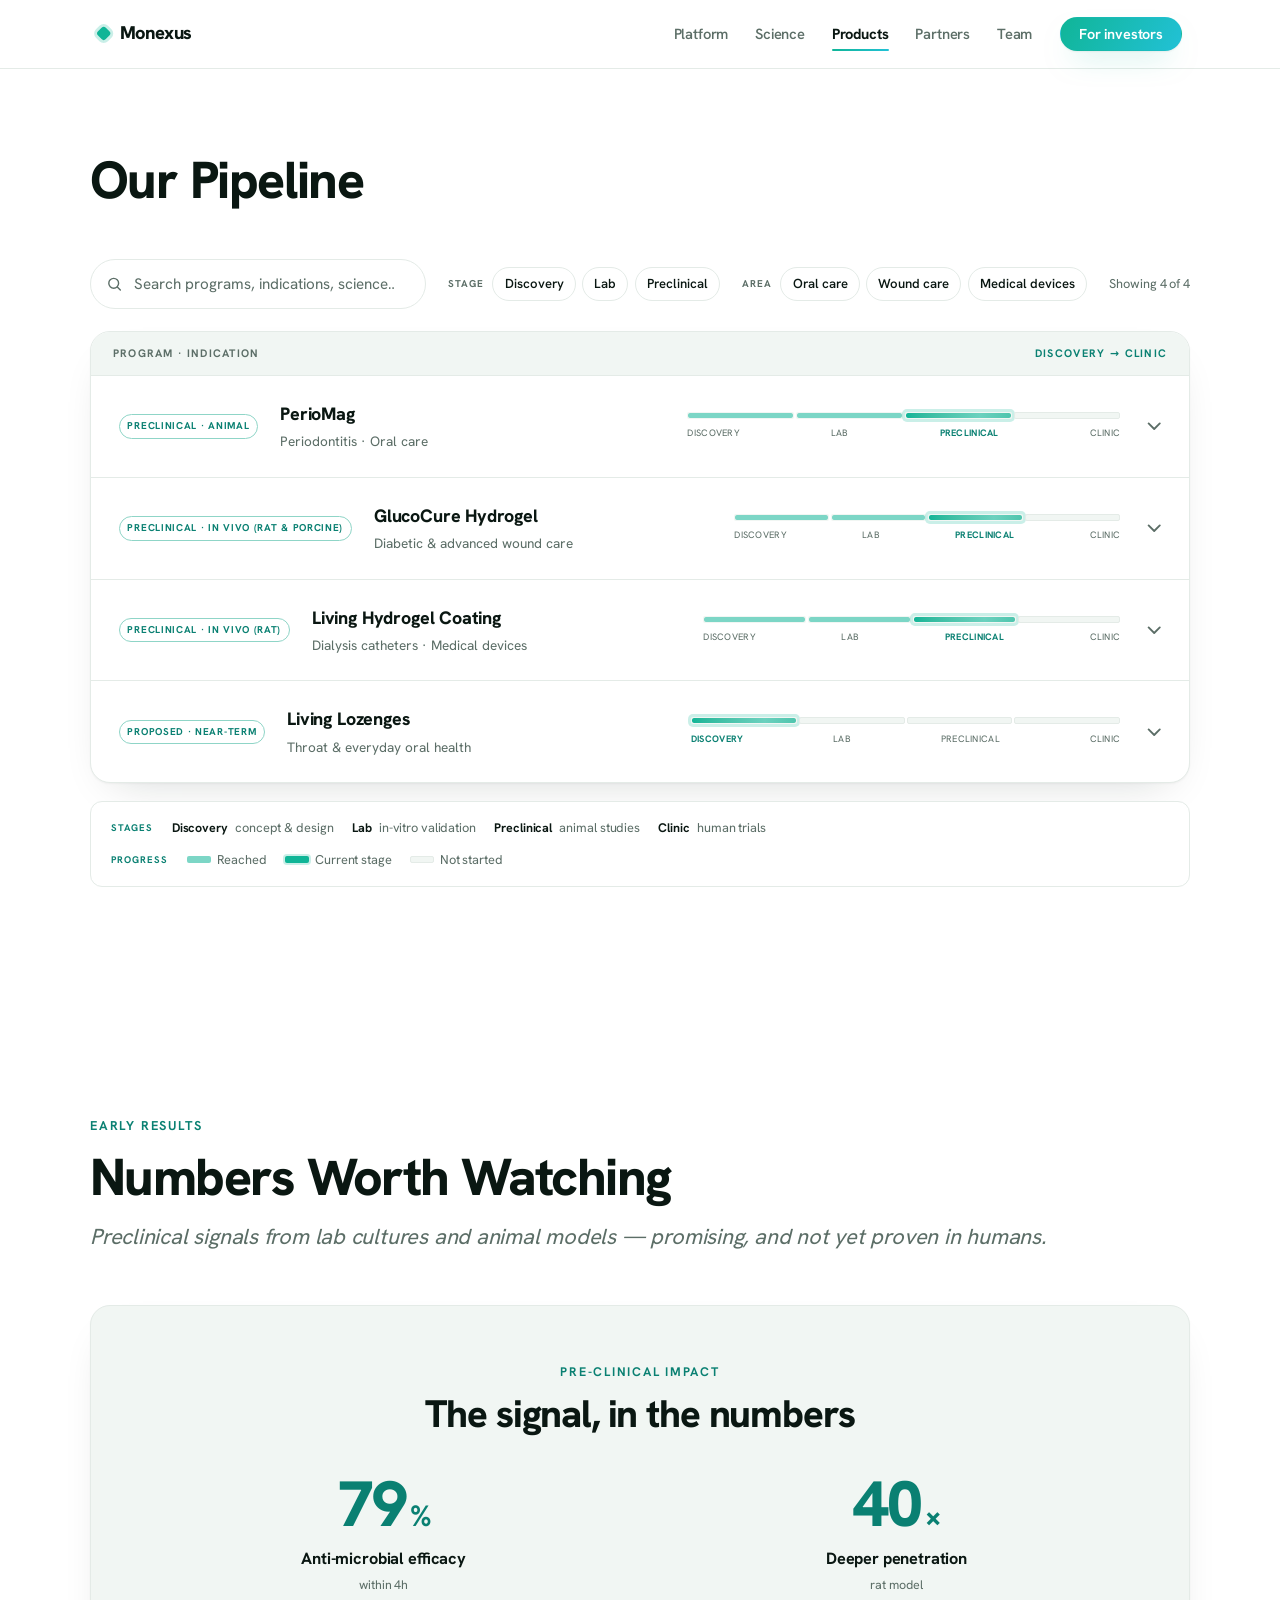
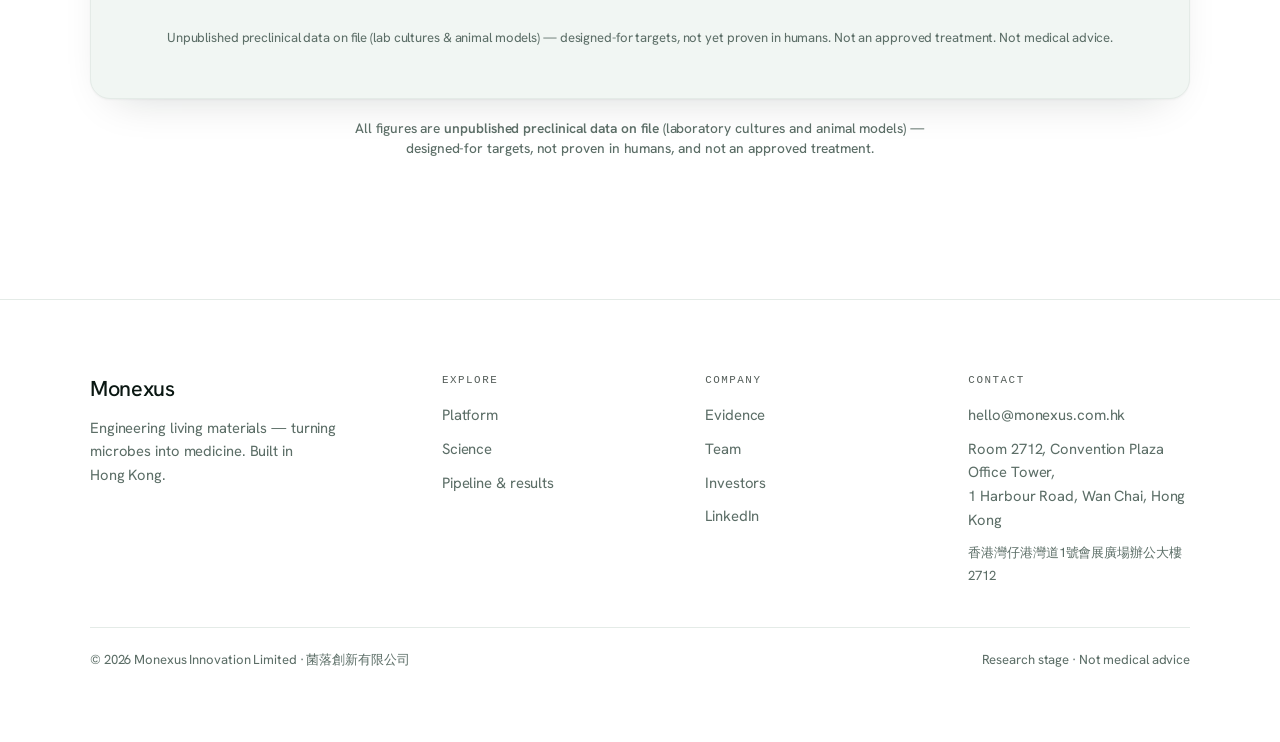
<file: products.html>
<!doctype html>
<html lang="en">
<head>
<meta charset="utf-8">
<meta name="viewport" content="width=device-width, initial-scale=1">
<title>Pipeline, Products & Early Results — Monexus</title>
<meta name="description" content="The Monexus pipeline: PerioMag (oral care), Living Lozenges, Living Hydrogel Coating (medical devices) and GlucoCure (wound care) — one living platform across four frontiers, with early preclinical results (unpublished laboratory and animal-model data; not approved, not proven in humans).">
<meta name="theme-color" content="#FFFFFF">
<link rel="icon" href="data:image/svg+xml,%3Csvg xmlns='http://www.w3.org/2000/svg' viewBox='0 0 32 32'%3E%3Crect width='32' height='32' rx='7' fill='%2310B597'/%3E%3Ctext x='16' y='23' font-family='system-ui,sans-serif' font-size='20' font-weight='800' text-anchor='middle' fill='white'%3EM%3C/text%3E%3C/svg%3E">
<meta property="og:type" content="website">
<meta property="og:site_name" content="Monexus">
<meta property="og:title" content="Pipeline, Products &amp; Early Results — Monexus">
<meta property="og:description" content="The Monexus pipeline: PerioMag (oral care), Living Lozenges, Living Hydrogel Coating (medical devices) and GlucoCure (wound care) — one living platform across four frontiers, with early preclinical results (unpublished laboratory and animal-model data; not approved, not proven in humans).">
<meta name="twitter:card" content="summary">
<link rel="stylesheet" href="assets/fonts.css">
<link rel="stylesheet" href="assets/styles.css">
<link rel="stylesheet" href="assets/team.css">
</head>
<body>
<div class="site-root">
<header class="nav"><div class="nav__inner"><a class="nav__brand" href="index.html">Monexus</a><button class="nav__burger" type="button" aria-label="Menu" aria-expanded="false" aria-controls="nav-menu"><span></span><span></span><span></span></button><div class="nav__menu" id="nav-menu"><nav aria-label="Primary"><ul class="nav__links"><li><a class="nav__link" href="index.html">Platform</a></li><li><a class="nav__link" href="science.html">Science</a></li><li><a class="nav__link is-active" href="products.html" aria-current="page">Products</a></li><li><a class="nav__link" href="partners.html">Partners</a></li><li><a class="nav__link" href="team.html">Team</a></li></ul></nav><div class="nav__actions"><a class="btn" href="investors.html">For investors</a></div></div></div></header>
<main class="tab-main" id="products">
<section class="section section--tight"><div class="container"><div class="sec-head reveal"><span class="eyebrow"></span><h2>Our Pipeline</h2></div><div class="reveal" style="margin-top:2rem"><div class="plf" role="search"><div class="plf__search"><svg viewBox="0 0 24 24" fill="none" stroke="currentColor" stroke-width="2" stroke-linecap="round" aria-hidden="true"><circle cx="11" cy="11" r="7"/><path d="M20.5 20.5l-4-4"/></svg><input type="search" id="plf-q" placeholder="Search programs, indications, science…" aria-label="Search the pipeline" autocomplete="off"></div><div class="plf__groups"><div class="plf__group"><span class="plf__glabel">Stage</span><button type="button" class="plf__pill" data-filter="stage" data-val="discovery" aria-pressed="false">Discovery</button><button type="button" class="plf__pill" data-filter="stage" data-val="lab" aria-pressed="false">Lab</button><button type="button" class="plf__pill" data-filter="stage" data-val="preclinical" aria-pressed="false">Preclinical</button></div><div class="plf__group"><span class="plf__glabel">Area</span><button type="button" class="plf__pill" data-filter="area" data-val="Oral care" aria-pressed="false">Oral care</button><button type="button" class="plf__pill" data-filter="area" data-val="Wound care" aria-pressed="false">Wound care</button><button type="button" class="plf__pill" data-filter="area" data-val="Medical devices" aria-pressed="false">Medical devices</button></div></div><div class="plf__meta"><span class="plf__count" aria-live="polite">Showing 4 of 4</span><button type="button" class="plf__reset" hidden>Reset</button></div></div><div id="mx-pl" class="pl reveal"><div class="pl__legend"><span>Program · Indication</span><span class="pl__legend-stages">Discovery → Clinic</span></div><ul class="pl__list"><li class="pl__item" data-stage="preclinical" data-area="Oral care" data-text="periomag periodontitis · oral care preclinical · animal oral care living magnetic probiotics are guided deep under the gumline by a magnetic aligner, where they are designed to act as a localized living drug factory — secreting anti-microbial molecules directly at the site of interest. periodontitis (advanced gum disease) preclinical — animal (rat) model unpublished preclinical data on file: ~50× deeper penetration, 7-day retention, ~99% antimicrobial within 4h, signs of resolution in ~4 weeks hku global hub for future dentistry (ghfd) design the path toward first-in-human trials"><button class="pl__row" type="button" aria-expanded="false" aria-controls="pl-periomag"><span class="pl__phase">Preclinical · animal</span><span class="pl__main"><span class="pl__name">PerioMag</span><span class="pl__area">Periodontitis · Oral care</span></span><span class="pl__track-wrap" aria-hidden="true"><span class="pl__track"><span class="pl__seg pl__seg--done"><i class="pl__fill"></i></span><span class="pl__seg pl__seg--done"><i class="pl__fill"></i></span><span class="pl__seg pl__seg--cur"><i class="pl__fill"></i></span><span class="pl__seg"></span></span><span class="pl__stagelabels"><span>Discovery</span><span>Lab</span><span class="pl__sl--cur">Preclinical</span><span>Clinic</span></span></span><span class="pl__gohint" aria-hidden="true">Open full science &rarr;</span><svg class="pl__chev" viewBox="0 0 24 24" fill="none" stroke="currentColor" stroke-width="2" stroke-linecap="round" stroke-linejoin="round" aria-hidden="true"><path d="M6 9l6 6 6-6"/></svg></button><div class="pl__panel" id="pl-periomag" role="region" hidden><div class="pl__sci"><span class="pl__sci-h">The science</span><p>Living magnetic probiotics are guided deep under the gumline by a magnetic aligner, where they are designed to act as a localized living drug factory — secreting anti-microbial molecules directly at the site of interest.</p><div class="pl__meta2"><div class="pl__mrow"><span class="pl__mk">Target</span><span class="pl__mv">Periodontitis (advanced gum disease)</span></div><div class="pl__mrow"><span class="pl__mk">Stage</span><span class="pl__mv">Preclinical — animal (rat) model</span></div><div class="pl__mrow"><span class="pl__mk">Evidence</span><span class="pl__mv">Unpublished preclinical data on file: ~50× deeper penetration, 7-day retention, ~99% antimicrobial within 4h, signs of resolution in ~4 weeks</span></div><div class="pl__mrow"><span class="pl__mk">Partner</span><span class="pl__mv">HKU Global Hub for Future Dentistry (GHFD)</span></div><div class="pl__mrow"><span class="pl__mk">Next milestone</span><span class="pl__mv">Design the path toward first-in-human trials</span></div></div><a class="pl__link" href="product-periomag.html">Read the full science &rarr;</a></div></div></li><li class="pl__item" data-stage="preclinical" data-area="Wound care" data-text="glucocure hydrogel diabetic &amp; advanced wound care preclinical · in vivo (rat &amp; porcine) wound care a living hydrogel dressing that converts a wound’s excess glucose into fuel for natural anti-microbial and healing compounds, for sustained local therapy in chronic wounds. chronic &amp; diabetic wounds preclinical — in vivo (rat &amp; porcine models) unpublished preclinical data on file: significantly faster wound closure in diabetic rat and porcine models; mrsa and p. aeruginosa eradicated with biofilm prevention; drives m1→m2 immune remodeling and upregulates vegf-mediated angiogenesis virtus medical group design the path toward first-in-human trials"><button class="pl__row" type="button" aria-expanded="false" aria-controls="pl-glucocure"><span class="pl__phase">Preclinical · in vivo (rat &amp; porcine)</span><span class="pl__main"><span class="pl__name">GlucoCure Hydrogel</span><span class="pl__area">Diabetic &amp; advanced wound care</span></span><span class="pl__track-wrap" aria-hidden="true"><span class="pl__track"><span class="pl__seg pl__seg--done"><i class="pl__fill"></i></span><span class="pl__seg pl__seg--done"><i class="pl__fill"></i></span><span class="pl__seg pl__seg--cur"><i class="pl__fill"></i></span><span class="pl__seg"></span></span><span class="pl__stagelabels"><span>Discovery</span><span>Lab</span><span class="pl__sl--cur">Preclinical</span><span>Clinic</span></span></span><span class="pl__gohint" aria-hidden="true">Open full science &rarr;</span><svg class="pl__chev" viewBox="0 0 24 24" fill="none" stroke="currentColor" stroke-width="2" stroke-linecap="round" stroke-linejoin="round" aria-hidden="true"><path d="M6 9l6 6 6-6"/></svg></button><div class="pl__panel" id="pl-glucocure" role="region" hidden><div class="pl__sci"><span class="pl__sci-h">The science</span><p>A living hydrogel dressing that converts a wound’s excess glucose into fuel for natural anti-microbial and healing compounds, for sustained local therapy in chronic wounds.</p><div class="pl__meta2"><div class="pl__mrow"><span class="pl__mk">Target</span><span class="pl__mv">Chronic &amp; diabetic wounds</span></div><div class="pl__mrow"><span class="pl__mk">Stage</span><span class="pl__mv">Preclinical — in vivo (rat &amp; porcine models)</span></div><div class="pl__mrow"><span class="pl__mk">Evidence</span><span class="pl__mv">Unpublished preclinical data on file: significantly faster wound closure in diabetic rat and porcine models; MRSA and P. aeruginosa eradicated with biofilm prevention; drives M1→M2 immune remodeling and upregulates VEGF-mediated angiogenesis</span></div><div class="pl__mrow"><span class="pl__mk">Partner</span><span class="pl__mv">Virtus Medical Group</span></div><div class="pl__mrow"><span class="pl__mk">Next milestone</span><span class="pl__mv">Design the path toward first-in-human trials</span></div></div><a class="pl__link" href="product-glucocure.html">Read the full science &rarr;</a></div></div></li><li class="pl__item" data-stage="preclinical" data-area="Medical devices" data-text="living hydrogel coating dialysis catheters · medical devices preclinical · in vivo (rat) medical devices an all-aqueous pegda/dex two-phase coating whose embedded probiotics continuously secrete organic acids, designed to resist bacterial infection and biofilm on long-term indwelling catheters. catheter-related infection (peritonitis) preclinical — in vivo (rat subcutaneous-tunnel model) unpublished preclinical data on file: 6 months infection-free in a rat subcutaneous-tunnel model with no observed inflammation; in vitro, ~100% kill of mrsa &amp; e. coli within 6h and ~8× less biofilm prof. sydney tang · prof. anderson shum hkumed in-vivo study — ethics approval under review"><button class="pl__row" type="button" aria-expanded="false" aria-controls="pl-hydrogel"><span class="pl__phase">Preclinical · in vivo (rat)</span><span class="pl__main"><span class="pl__name">Living Hydrogel Coating</span><span class="pl__area">Dialysis catheters · Medical devices</span></span><span class="pl__track-wrap" aria-hidden="true"><span class="pl__track"><span class="pl__seg pl__seg--done"><i class="pl__fill"></i></span><span class="pl__seg pl__seg--done"><i class="pl__fill"></i></span><span class="pl__seg pl__seg--cur"><i class="pl__fill"></i></span><span class="pl__seg"></span></span><span class="pl__stagelabels"><span>Discovery</span><span>Lab</span><span class="pl__sl--cur">Preclinical</span><span>Clinic</span></span></span><span class="pl__gohint" aria-hidden="true">Open full science &rarr;</span><svg class="pl__chev" viewBox="0 0 24 24" fill="none" stroke="currentColor" stroke-width="2" stroke-linecap="round" stroke-linejoin="round" aria-hidden="true"><path d="M6 9l6 6 6-6"/></svg></button><div class="pl__panel" id="pl-hydrogel" role="region" hidden><div class="pl__sci"><span class="pl__sci-h">The science</span><p>An all-aqueous PEGDA/DEX two-phase coating whose embedded probiotics continuously secrete organic acids, designed to resist bacterial infection and biofilm on long-term indwelling catheters.</p><div class="pl__meta2"><div class="pl__mrow"><span class="pl__mk">Target</span><span class="pl__mv">Catheter-related infection (peritonitis)</span></div><div class="pl__mrow"><span class="pl__mk">Stage</span><span class="pl__mv">Preclinical — in vivo (rat subcutaneous-tunnel model)</span></div><div class="pl__mrow"><span class="pl__mk">Evidence</span><span class="pl__mv">Unpublished preclinical data on file: 6 months infection-free in a rat subcutaneous-tunnel model with no observed inflammation; in vitro, ~100% kill of MRSA &amp; E. coli within 6h and ~8× less biofilm</span></div><div class="pl__mrow"><span class="pl__mk">Advisors</span><span class="pl__mv">Prof. Sydney Tang · Prof. Anderson Shum</span></div><div class="pl__mrow"><span class="pl__mk">Next milestone</span><span class="pl__mv">HKUMed in-vivo study — ethics approval under review</span></div></div><a class="pl__link" href="product-hydrogel.html">Read the full science &rarr;</a></div></div></li><li class="pl__item" data-stage="discovery" data-area="Oral care" data-text="living lozenges throat &amp; everyday oral health proposed · near-term oral care the same living-probiotic technology delivered in a dry-powder lozenge, designed to target common mouth and throat pathogens (including p. gingivalis) on a near-term, consumer-facing path. oral &amp; throat health proposed / consumer track (early) early-stage consumer concept, advancing through partnership discussions firm up the partnership and finish early product work"><button class="pl__row" type="button" aria-expanded="false" aria-controls="pl-lozenges"><span class="pl__phase">Proposed · near-term</span><span class="pl__main"><span class="pl__name">Living Lozenges</span><span class="pl__area">Throat &amp; everyday oral health</span></span><span class="pl__track-wrap" aria-hidden="true"><span class="pl__track"><span class="pl__seg pl__seg--cur"><i class="pl__fill"></i></span><span class="pl__seg"></span><span class="pl__seg"></span><span class="pl__seg"></span></span><span class="pl__stagelabels"><span class="pl__sl--cur">Discovery</span><span>Lab</span><span>Preclinical</span><span>Clinic</span></span></span><svg class="pl__chev" viewBox="0 0 24 24" fill="none" stroke="currentColor" stroke-width="2" stroke-linecap="round" stroke-linejoin="round" aria-hidden="true"><path d="M6 9l6 6 6-6"/></svg></button><div class="pl__panel" id="pl-lozenges" role="region" hidden><div class="pl__sci"><span class="pl__sci-h">The science</span><p>The same living-probiotic technology delivered in a dry-powder lozenge, designed to target common mouth and throat pathogens (including P. gingivalis) on a near-term, consumer-facing path.</p><div class="pl__meta2"><div class="pl__mrow"><span class="pl__mk">Target</span><span class="pl__mv">Oral &amp; throat health</span></div><div class="pl__mrow"><span class="pl__mk">Stage</span><span class="pl__mv">Proposed / consumer track (early)</span></div><div class="pl__mrow"><span class="pl__mk">Evidence</span><span class="pl__mv">Early-stage consumer concept, advancing through partnership discussions</span></div><div class="pl__mrow"><span class="pl__mk">Next milestone</span><span class="pl__mv">Firm up the partnership and finish early product work</span></div></div></div></div></li></ul></div><div class="pl__key" aria-label="Pipeline stage key"><div class="pl__key-grp"><span class="pl__key-title">Stages</span><span class="pl__key-stage"><b>Discovery</b> concept &amp; design</span><span class="pl__key-stage"><b>Lab</b> in-vitro validation</span><span class="pl__key-stage"><b>Preclinical</b> animal studies</span><span class="pl__key-stage"><b>Clinic</b> human trials</span></div><div class="pl__key-grp"><span class="pl__key-title">Progress</span><span class="pl__key-st"><i class="pl__key-sw pl__key-sw--done"></i>Reached</span><span class="pl__key-st"><i class="pl__key-sw pl__key-sw--cur"></i>Current stage</span><span class="pl__key-st"><i class="pl__key-sw pl__key-sw--todo"></i>Not started</span></div></div><p class="plf__empty" hidden>No programs match your search. <button type="button" class="plf__reset plf__reset--inline">Clear filters</button></p></div></div></section><section class="section"><div class="container"><div class="sec-head reveal"><span class="eyebrow">Early Results</span><h2>Numbers Worth Watching</h2><p class="dek">Preclinical signals from lab cultures and animal models — promising, and not yet proven in humans.</p></div><div class="reveal" style="margin-top:2.5rem"><section id="mx-kpi" aria-label="Pre-clinical impact numbers"><div class="mxk-head"><span class="mxk-eyebrow">Pre-clinical impact</span><h3 class="mxk-title">The signal, in the numbers</h3></div><div class="mxk-grid"><div class="mxk-tile"><div class="mxk-val"><span class="mxk-num" data-target="99">99</span><span class="mxk-suf">%</span></div><div class="mxk-label">Anti-microbial efficacy</div><div class="mxk-note">within 4h</div></div><div class="mxk-tile"><div class="mxk-val"><span class="mxk-num" data-target="50">50</span><span class="mxk-suf">×</span></div><div class="mxk-label">Deeper penetration</div><div class="mxk-note">rat model</div></div></div><p class="mxk-foot">Unpublished preclinical data on file (lab cultures &amp; animal models) — designed-for targets, not yet proven in humans. Not an approved treatment. Not medical advice.</p></section></div><p class="wcap reveal" style="max-width:72ch;margin:1.2rem auto 0">All figures are <strong>unpublished preclinical data on file</strong> (laboratory cultures and animal models) — designed-for targets, not proven in humans, and not an approved treatment.</p></div></section>
</main>
<footer class="site-footer"><div class="container"><div class="site-footer__grid"><div><div class="site-footer__brand">Monexus</div><p class="site-footer__tagline">Engineering living materials — turning microbes into medicine. Built in Hong Kong.</p></div><div><div class="footer-col__head">Explore</div><ul class="footer-col__list"><li><a href="index.html">Platform</a></li><li><a href="science.html">Science</a></li><li><a href="products.html">Pipeline &amp; results</a></li></ul></div><div><div class="footer-col__head">Company</div><ul class="footer-col__list"><li><a href="partners.html">Evidence</a></li><li><a href="team.html">Team</a></li><li><a href="investors.html">Investors</a></li><li><a href="https://www.linkedin.com/company/monexus-innovation" target="_blank" rel="noopener">LinkedIn</a></li></ul></div><div><div class="footer-col__head">Contact</div><ul class="footer-col__list"><li><a href="mailto:hello@monexus.com.hk">hello@monexus.com.hk</a></li><li><span style="color:var(--muted)">Room 2712, Convention Plaza Office Tower,<br>1 Harbour Road, Wan Chai, Hong Kong</span></li><li><span class="zh" style="color:var(--muted)">香港灣仔港灣道1號會展廣場辦公大樓2712</span></li></ul></div></div><div class="site-footer__base" style="margin-top:2.5rem;padding-top:1.3rem;border-top:1px solid var(--line);display:flex;justify-content:space-between;gap:1rem;flex-wrap:wrap;font-size:.82rem;color:var(--muted)"><span>© 2026 Monexus Innovation Limited · 菌落創新有限公司</span><span>Research stage · Not medical advice</span></div></div></footer>
</div>
<script src="assets/app.js"></script>
</body>
</html>
</file>
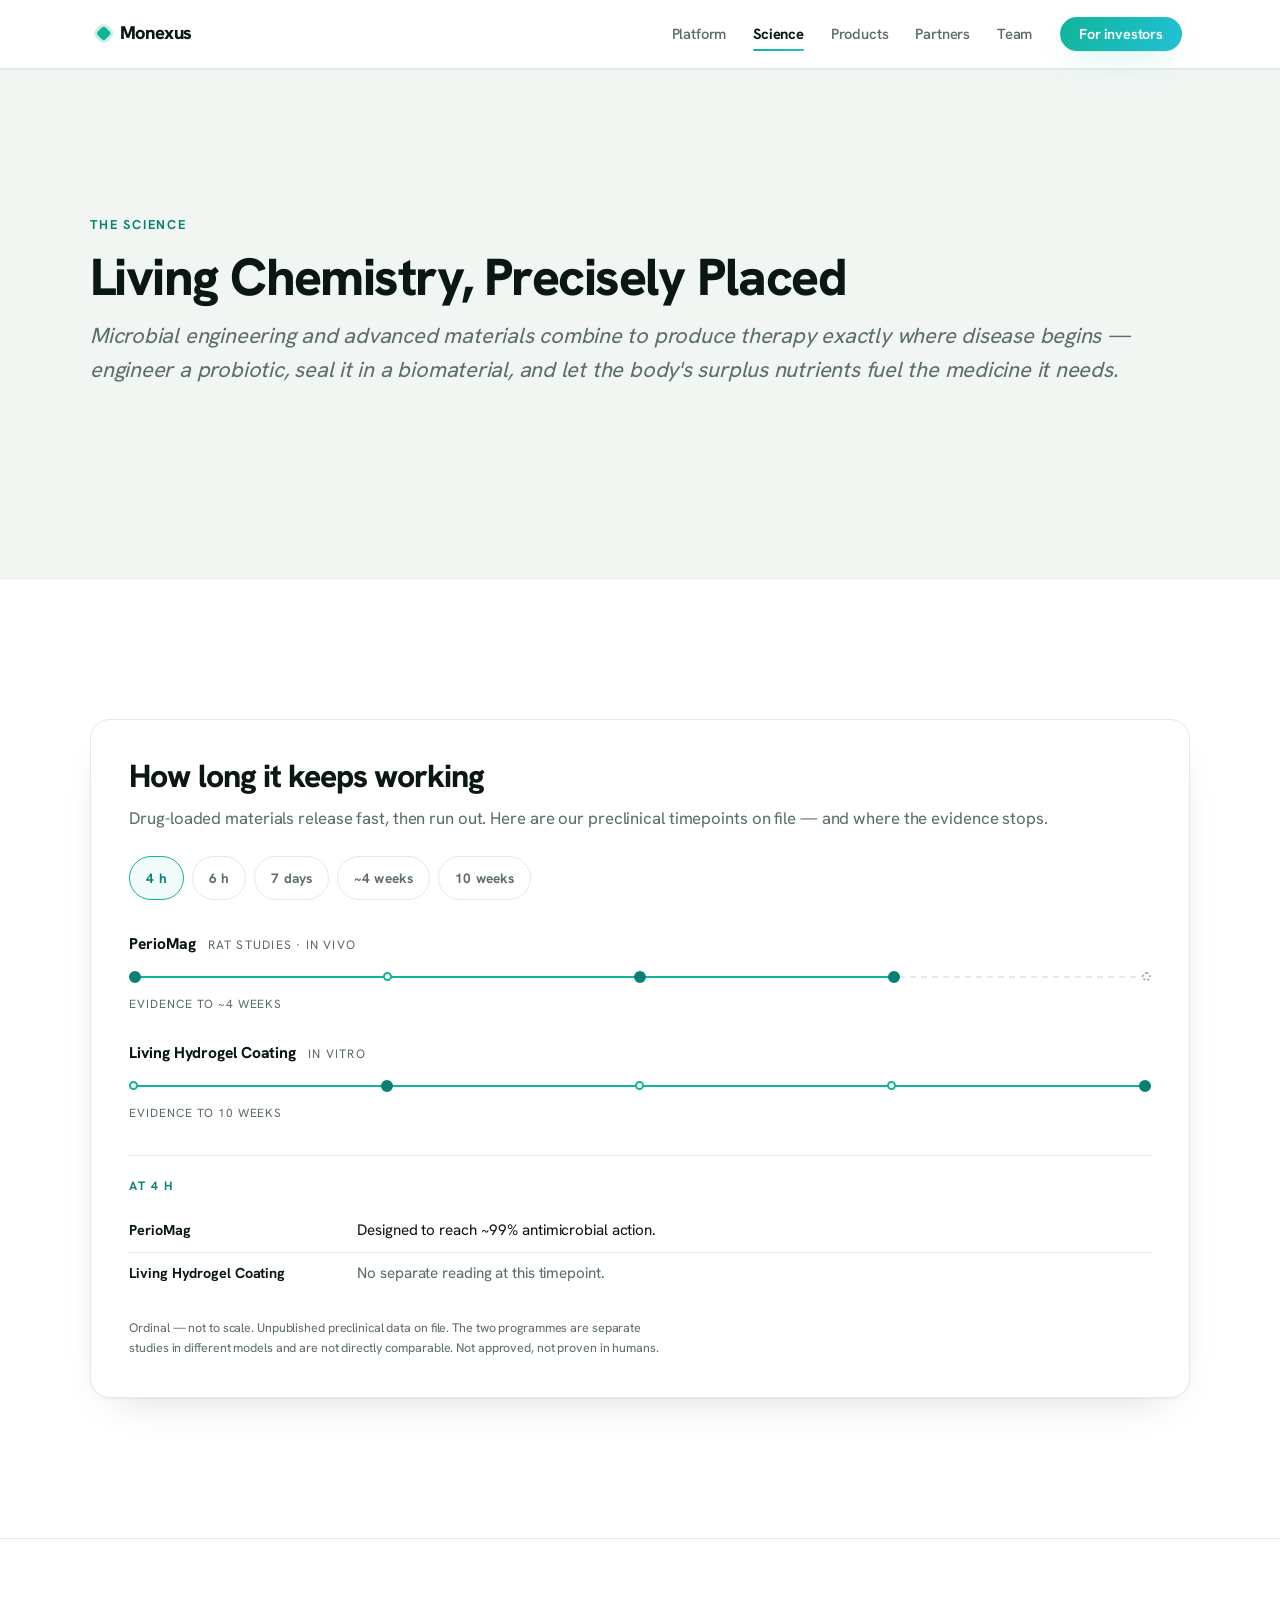
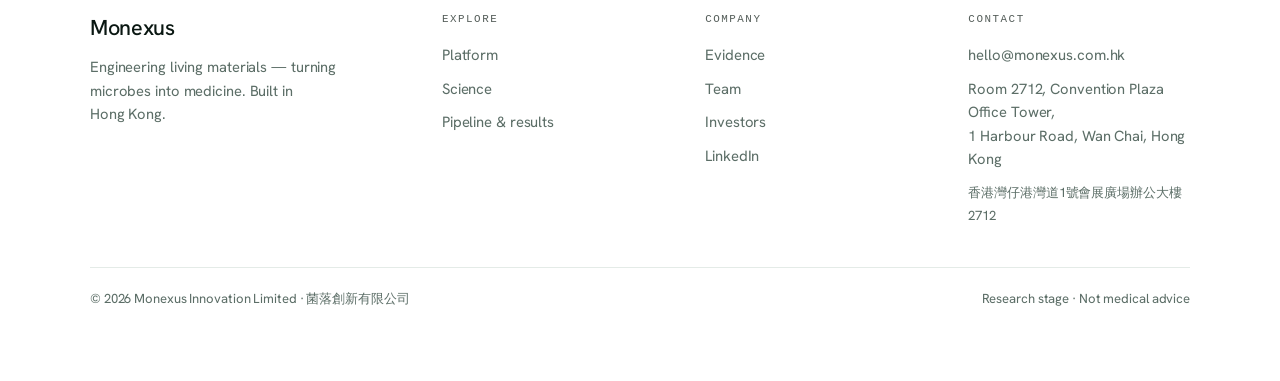
<file: science.html>
<!doctype html>
<html lang="en">
<head>
<meta charset="utf-8">
<meta name="viewport" content="width=device-width, initial-scale=1">
<title>The Science — Monexus</title>
<meta name="description" content="The science behind Monexus: how engineered living materials hold a steady, local therapeutic dose and turn the body's surplus nutrients into continuous medicine — with interactive explainers.">
<meta name="theme-color" content="#FFFFFF">
<link rel="icon" href="data:image/svg+xml,%3Csvg xmlns='http://www.w3.org/2000/svg' viewBox='0 0 32 32'%3E%3Crect width='32' height='32' rx='7' fill='%2310B597'/%3E%3Ctext x='16' y='23' font-family='system-ui,sans-serif' font-size='20' font-weight='800' text-anchor='middle' fill='white'%3EM%3C/text%3E%3C/svg%3E">
<meta property="og:type" content="website">
<meta property="og:site_name" content="Monexus">
<meta property="og:title" content="The Science — Monexus">
<meta property="og:description" content="The science behind Monexus: how engineered living materials hold a steady, local therapeutic dose and turn the body's surplus nutrients into continuous medicine — with interactive explainers.">
<meta name="twitter:card" content="summary">
<link rel="stylesheet" href="assets/fonts.css">
<link rel="stylesheet" href="assets/styles.css">
<link rel="stylesheet" href="assets/team.css">
</head>
<body>
<div class="site-root">
<header class="nav"><div class="nav__inner"><a class="nav__brand" href="index.html">Monexus</a><button class="nav__burger" type="button" aria-label="Menu" aria-expanded="false" aria-controls="nav-menu"><span></span><span></span><span></span></button><div class="nav__menu" id="nav-menu"><nav aria-label="Primary"><ul class="nav__links"><li><a class="nav__link" href="index.html">Platform</a></li><li><a class="nav__link is-active" href="science.html" aria-current="page">Science</a></li><li><a class="nav__link" href="products.html">Products</a></li><li><a class="nav__link" href="partners.html">Partners</a></li><li><a class="nav__link" href="team.html">Team</a></li></ul></nav><div class="nav__actions"><a class="btn" href="investors.html">For investors</a></div></div></div></header>
<main class="tab-main" id="science">
<section class="section section-tint"><div class="container"><div class="sec-head reveal"><span class="eyebrow">The Science</span><h2>Living Chemistry, Precisely Placed</h2><p class="dek">Microbial engineering and advanced materials combine to produce therapy exactly where disease begins — engineer a probiotic, seal it in a biomaterial, and let the body's surplus nutrients fuel the medicine it needs.</p></div></div></section><section class="section" id="mx-duration"><div class="container"><div class="mxdur reveal"><h3 class="mxdur-h">How long it keeps working</h3><p class="mxdur-dek">Drug-loaded materials release fast, then run out. Here are our preclinical timepoints on file — and where the evidence stops.</p><div class="mxdur-tabs" role="tablist" aria-label="Timepoint"><button type="button" role="tab" class="mxdur-t" id="mxdur-t0" aria-controls="mxdur-p0" aria-selected="true" tabindex="0">4 h</button><button type="button" role="tab" class="mxdur-t" id="mxdur-t1" aria-controls="mxdur-p1" aria-selected="false" tabindex="-1">6 h</button><button type="button" role="tab" class="mxdur-t" id="mxdur-t2" aria-controls="mxdur-p2" aria-selected="false" tabindex="-1">7 days</button><button type="button" role="tab" class="mxdur-t" id="mxdur-t3" aria-controls="mxdur-p3" aria-selected="false" tabindex="-1">~4 weeks</button><button type="button" role="tab" class="mxdur-t" id="mxdur-t4" aria-controls="mxdur-p4" aria-selected="false" tabindex="-1">10 weeks</button></div><div class="mxdur-lanes"><div class="mxdur-lane"><div class="mxdur-lh"><span class="mxdur-nm">PerioMag</span><span class="mxdur-md">Rat studies · in vivo</span></div><div class="mxdur-rail" aria-hidden="true"><span class="mxdur-fill" style="width:75%"></span><span class="mxdur-dots"><span class="mxdur-d mxdur-d--mark"></span><span class="mxdur-d mxdur-d--soft"></span><span class="mxdur-d mxdur-d--mark"></span><span class="mxdur-d mxdur-d--mark"></span><span class="mxdur-d mxdur-d--beyond"></span></span></div><span class="mxdur-term" aria-hidden="true">evidence to ~4 weeks</span></div><div class="mxdur-lane"><div class="mxdur-lh"><span class="mxdur-nm">Living Hydrogel Coating</span><span class="mxdur-md">In vitro</span></div><div class="mxdur-rail" aria-hidden="true"><span class="mxdur-fill" style="width:100%"></span><span class="mxdur-dots"><span class="mxdur-d mxdur-d--soft"></span><span class="mxdur-d mxdur-d--mark"></span><span class="mxdur-d mxdur-d--soft"></span><span class="mxdur-d mxdur-d--soft"></span><span class="mxdur-d mxdur-d--mark"></span></span></div><span class="mxdur-term" aria-hidden="true">evidence to 10 weeks</span></div></div><div class="mxdur-panels"><div role="tabpanel" class="mxdur-p" id="mxdur-p0" aria-labelledby="mxdur-t0"><p class="mxdur-at">At 4 h</p><div class="mxdur-row"><span class="mxdur-rn">PerioMag</span><span class="mxdur-rv mxdur-rv--mark">Designed to reach ~99% antimicrobial action.</span></div><div class="mxdur-row"><span class="mxdur-rn">Living Hydrogel Coating</span><span class="mxdur-rv mxdur-rv--soft">No separate reading at this timepoint.</span></div></div><div role="tabpanel" class="mxdur-p" id="mxdur-p1" aria-labelledby="mxdur-t1" data-off="1"><p class="mxdur-at">At 6 h</p><div class="mxdur-row"><span class="mxdur-rn">PerioMag</span><span class="mxdur-rv mxdur-rv--soft">No separate reading at this timepoint.</span></div><div class="mxdur-row"><span class="mxdur-rn">Living Hydrogel Coating</span><span class="mxdur-rv mxdur-rv--mark">Designed to kill ~100% of MRSA and E. coli.</span></div></div><div role="tabpanel" class="mxdur-p" id="mxdur-p2" aria-labelledby="mxdur-t2" data-off="1"><p class="mxdur-at">At 7 days</p><div class="mxdur-row"><span class="mxdur-rn">PerioMag</span><span class="mxdur-rv mxdur-rv--mark">Designed for 7-day retention at the treatment site.</span></div><div class="mxdur-row"><span class="mxdur-rn">Living Hydrogel Coating</span><span class="mxdur-rv mxdur-rv--soft">Within the designed release window.</span></div></div><div role="tabpanel" class="mxdur-p" id="mxdur-p3" aria-labelledby="mxdur-t3" data-off="1"><p class="mxdur-at">At ~4 weeks</p><div class="mxdur-row"><span class="mxdur-rn">PerioMag</span><span class="mxdur-rv mxdur-rv--mark">Signs of resolution in the treated animals.</span></div><div class="mxdur-row"><span class="mxdur-rn">Living Hydrogel Coating</span><span class="mxdur-rv mxdur-rv--soft">Within the designed release window.</span></div></div><div role="tabpanel" class="mxdur-p" id="mxdur-p4" aria-labelledby="mxdur-t4" data-off="1"><p class="mxdur-at">At 10 weeks</p><div class="mxdur-row"><span class="mxdur-rn">PerioMag</span><span class="mxdur-rv mxdur-rv--beyond">Beyond the studied window — no data on file.</span></div><div class="mxdur-row"><span class="mxdur-rn">Living Hydrogel Coating</span><span class="mxdur-rv mxdur-rv--mark">Designed for continuous release up to 10 weeks — the end of the studied window.</span></div></div></div><p class="mxdur-note">Ordinal — not to scale. Unpublished preclinical data on file. The two programmes are separate studies in different models and are not directly comparable. Not approved, not proven in humans.</p></div></div></section>
</main>
<footer class="site-footer"><div class="container"><div class="site-footer__grid"><div><div class="site-footer__brand">Monexus</div><p class="site-footer__tagline">Engineering living materials — turning microbes into medicine. Built in Hong Kong.</p></div><div><div class="footer-col__head">Explore</div><ul class="footer-col__list"><li><a href="index.html">Platform</a></li><li><a href="science.html">Science</a></li><li><a href="products.html">Pipeline &amp; results</a></li></ul></div><div><div class="footer-col__head">Company</div><ul class="footer-col__list"><li><a href="partners.html">Evidence</a></li><li><a href="team.html">Team</a></li><li><a href="investors.html">Investors</a></li><li><a href="https://www.linkedin.com/company/monexus-innovation" target="_blank" rel="noopener">LinkedIn</a></li></ul></div><div><div class="footer-col__head">Contact</div><ul class="footer-col__list"><li><a href="mailto:hello@monexus.com.hk">hello@monexus.com.hk</a></li><li><span style="color:var(--muted)">Room 2712, Convention Plaza Office Tower,<br>1 Harbour Road, Wan Chai, Hong Kong</span></li><li><span class="zh" style="color:var(--muted)">香港灣仔港灣道1號會展廣場辦公大樓2712</span></li></ul></div></div><div class="site-footer__base" style="margin-top:2.5rem;padding-top:1.3rem;border-top:1px solid var(--line);display:flex;justify-content:space-between;gap:1rem;flex-wrap:wrap;font-size:.82rem;color:var(--muted)"><span>© 2026 Monexus Innovation Limited · 菌落創新有限公司</span><span>Research stage · Not medical advice</span></div></div></footer>
</div>
<script src="assets/app.js"></script>
</body>
</html>
</file>
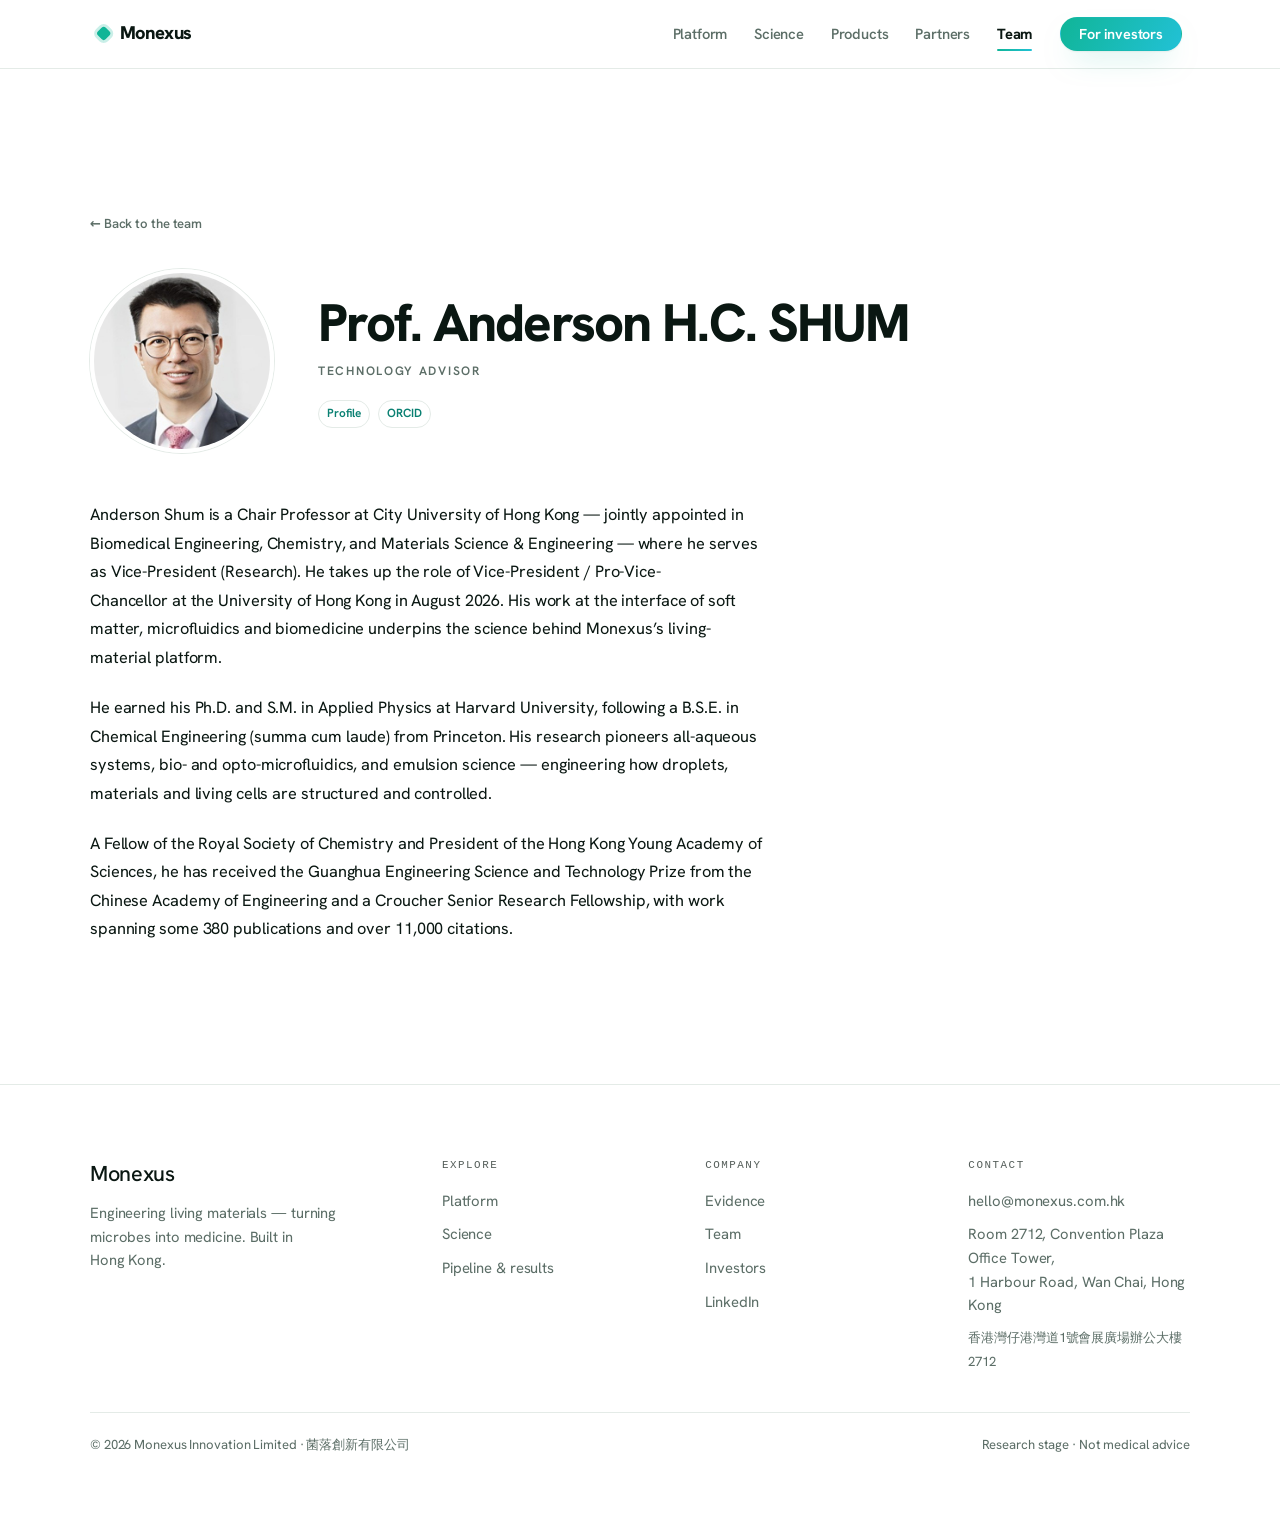
<file: team-anderson.html>
<!doctype html>
<html lang="en">
<head>
<meta charset="utf-8">
<meta name="viewport" content="width=device-width, initial-scale=1">
<title>Prof. Anderson H.C. SHUM — Monexus</title>
<meta name="description" content="Prof. Anderson H.C. SHUM — Technology Advisor at Monexus. Chair Professor at CityUHK and Vice-President (Research); taking up Vice-President / Pro-Vice-Chancellor at HKU in August ">
<meta name="theme-color" content="#FFFFFF">
<link rel="icon" href="data:image/svg+xml,%3Csvg xmlns='http://www.w3.org/2000/svg' viewBox='0 0 32 32'%3E%3Crect width='32' height='32' rx='7' fill='%2310B597'/%3E%3Ctext x='16' y='23' font-family='system-ui,sans-serif' font-size='20' font-weight='800' text-anchor='middle' fill='white'%3EM%3C/text%3E%3C/svg%3E">
<meta property="og:type" content="website">
<meta property="og:site_name" content="Monexus">
<meta property="og:title" content="Prof. Anderson H.C. SHUM — Monexus">
<meta property="og:description" content="Prof. Anderson H.C. SHUM — Technology Advisor at Monexus. Chair Professor at CityUHK and Vice-President (Research); taking up Vice-President / Pro-Vice-Chancellor at HKU in August ">
<meta name="twitter:card" content="summary">
<link rel="stylesheet" href="assets/fonts.css">
<link rel="stylesheet" href="assets/styles.css">
<link rel="stylesheet" href="assets/team.css">
</head>
<body>
<div class="site-root">
<header class="nav"><div class="nav__inner"><a class="nav__brand" href="index.html">Monexus</a><button class="nav__burger" type="button" aria-label="Menu" aria-expanded="false" aria-controls="nav-menu"><span></span><span></span><span></span></button><div class="nav__menu" id="nav-menu"><nav aria-label="Primary"><ul class="nav__links"><li><a class="nav__link" href="index.html">Platform</a></li><li><a class="nav__link" href="science.html">Science</a></li><li><a class="nav__link" href="products.html">Products</a></li><li><a class="nav__link" href="partners.html">Partners</a></li><li><a class="nav__link is-active" href="team.html" aria-current="page">Team</a></li></ul></nav><div class="nav__actions"><a class="btn" href="investors.html">For investors</a></div></div></div></header>
<main class="tab-main">
<section class="section pf"><div class="container"><a class="pf__back" href="team.html" data-profile-back="1">&larr; Back to the team</a><div class="pf__hero reveal"><span class="person__photo-wrap person--anderson pf__photo-wrap"><img class="person__photo" src="[data-uri]" alt="Prof. Anderson H.C. SHUM" loading="lazy" decoding="async"></span><div class="pf__id"><h1 class="pf__name">Prof. Anderson H.C. SHUM</h1><div class="pf__role">Technology Advisor</div><div class="person__links"><a class="person__link" href="https://scholars.cityu.edu.hk/en/persons/ashum/" target="_blank" rel="noopener">Profile</a><a class="person__link" href="https://orcid.org/0000-0002-6365-8825" target="_blank" rel="noopener">ORCID</a></div></div></div><div class="pf__body reveal"><p>Anderson Shum is a Chair Professor at City University of Hong Kong — jointly appointed in Biomedical Engineering, Chemistry, and Materials Science &amp; Engineering — where he serves as Vice-President (Research). He takes up the role of Vice-President / Pro-Vice-Chancellor at the University of Hong Kong in August 2026. His work at the interface of soft matter, microfluidics and biomedicine underpins the science behind Monexus’s living-material platform.</p><p>He earned his Ph.D. and S.M. in Applied Physics at Harvard University, following a B.S.E. in Chemical Engineering (summa cum laude) from Princeton. His research pioneers all-aqueous systems, bio- and opto-microfluidics, and emulsion science — engineering how droplets, materials and living cells are structured and controlled.</p><p>A Fellow of the Royal Society of Chemistry and President of the Hong Kong Young Academy of Sciences, he has received the Guanghua Engineering Science and Technology Prize from the Chinese Academy of Engineering and a Croucher Senior Research Fellowship, with work spanning some 380 publications and over 11,000 citations.</p></div></div></section>
</main>
<footer class="site-footer"><div class="container"><div class="site-footer__grid"><div><div class="site-footer__brand">Monexus</div><p class="site-footer__tagline">Engineering living materials — turning microbes into medicine. Built in Hong Kong.</p></div><div><div class="footer-col__head">Explore</div><ul class="footer-col__list"><li><a href="index.html">Platform</a></li><li><a href="science.html">Science</a></li><li><a href="products.html">Pipeline &amp; results</a></li></ul></div><div><div class="footer-col__head">Company</div><ul class="footer-col__list"><li><a href="partners.html">Evidence</a></li><li><a href="team.html">Team</a></li><li><a href="investors.html">Investors</a></li><li><a href="https://www.linkedin.com/company/monexus-innovation" target="_blank" rel="noopener">LinkedIn</a></li></ul></div><div><div class="footer-col__head">Contact</div><ul class="footer-col__list"><li><a href="mailto:hello@monexus.com.hk">hello@monexus.com.hk</a></li><li><span style="color:var(--muted)">Room 2712, Convention Plaza Office Tower,<br>1 Harbour Road, Wan Chai, Hong Kong</span></li><li><span class="zh" style="color:var(--muted)">香港灣仔港灣道1號會展廣場辦公大樓2712</span></li></ul></div></div><div class="site-footer__base" style="margin-top:2.5rem;padding-top:1.3rem;border-top:1px solid var(--line);display:flex;justify-content:space-between;gap:1rem;flex-wrap:wrap;font-size:.82rem;color:var(--muted)"><span>© 2026 Monexus Innovation Limited · 菌落創新有限公司</span><span>Research stage · Not medical advice</span></div></div></footer>
</div>
<script src="assets/app.js"></script>
</body>
</html>
</file>
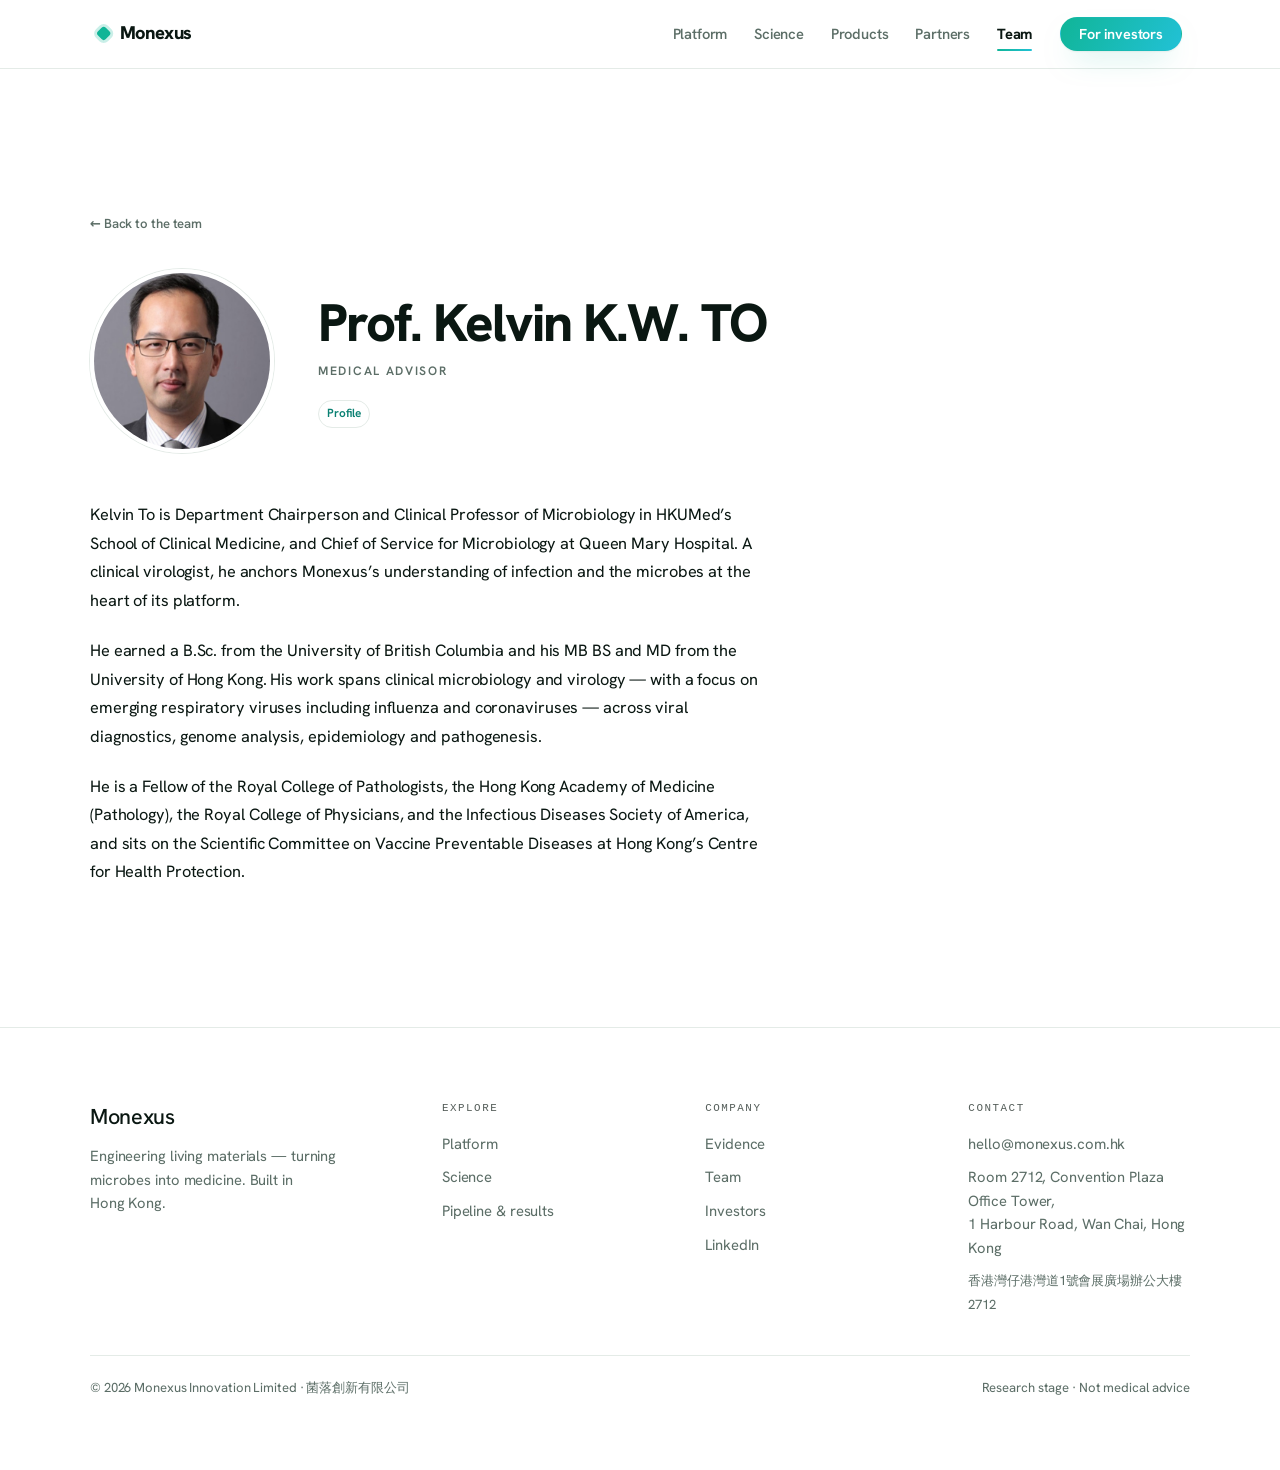
<file: team-kelvin.html>
<!doctype html>
<html lang="en">
<head>
<meta charset="utf-8">
<meta name="viewport" content="width=device-width, initial-scale=1">
<title>Prof. Kelvin K.W. TO — Monexus</title>
<meta name="description" content="Prof. Kelvin K.W. TO — Medical Advisor at Monexus. Department Chairperson and Clinical Professor of Microbiology at HKU; Chief of Service in Microbiology at Queen Mary Hospital, wi">
<meta name="theme-color" content="#FFFFFF">
<link rel="icon" href="data:image/svg+xml,%3Csvg xmlns='http://www.w3.org/2000/svg' viewBox='0 0 32 32'%3E%3Crect width='32' height='32' rx='7' fill='%2310B597'/%3E%3Ctext x='16' y='23' font-family='system-ui,sans-serif' font-size='20' font-weight='800' text-anchor='middle' fill='white'%3EM%3C/text%3E%3C/svg%3E">
<meta property="og:type" content="website">
<meta property="og:site_name" content="Monexus">
<meta property="og:title" content="Prof. Kelvin K.W. TO — Monexus">
<meta property="og:description" content="Prof. Kelvin K.W. TO — Medical Advisor at Monexus. Department Chairperson and Clinical Professor of Microbiology at HKU; Chief of Service in Microbiology at Queen Mary Hospital, wi">
<meta name="twitter:card" content="summary">
<link rel="stylesheet" href="assets/fonts.css">
<link rel="stylesheet" href="assets/styles.css">
<link rel="stylesheet" href="assets/team.css">
</head>
<body>
<div class="site-root">
<header class="nav"><div class="nav__inner"><a class="nav__brand" href="index.html">Monexus</a><button class="nav__burger" type="button" aria-label="Menu" aria-expanded="false" aria-controls="nav-menu"><span></span><span></span><span></span></button><div class="nav__menu" id="nav-menu"><nav aria-label="Primary"><ul class="nav__links"><li><a class="nav__link" href="index.html">Platform</a></li><li><a class="nav__link" href="science.html">Science</a></li><li><a class="nav__link" href="products.html">Products</a></li><li><a class="nav__link" href="partners.html">Partners</a></li><li><a class="nav__link is-active" href="team.html" aria-current="page">Team</a></li></ul></nav><div class="nav__actions"><a class="btn" href="investors.html">For investors</a></div></div></div></header>
<main class="tab-main">
<section class="section pf"><div class="container"><a class="pf__back" href="team.html" data-profile-back="1">&larr; Back to the team</a><div class="pf__hero reveal"><span class="person__photo-wrap person--kelvin pf__photo-wrap"><img class="person__photo" src="[data-uri]" alt="Prof. Kelvin K.W. TO" loading="lazy" decoding="async"></span><div class="pf__id"><h1 class="pf__name">Prof. Kelvin K.W. TO</h1><div class="pf__role">Medical Advisor</div><div class="person__links"><a class="person__link" href="https://hkumicro.hku.hk/university-staff/prof-to-kai-wang-kelvin/" target="_blank" rel="noopener">Profile</a></div></div></div><div class="pf__body reveal"><p>Kelvin To is Department Chairperson and Clinical Professor of Microbiology in HKUMed’s School of Clinical Medicine, and Chief of Service for Microbiology at Queen Mary Hospital. A clinical virologist, he anchors Monexus’s understanding of infection and the microbes at the heart of its platform.</p><p>He earned a B.Sc. from the University of British Columbia and his MB BS and MD from the University of Hong Kong. His work spans clinical microbiology and virology — with a focus on emerging respiratory viruses including influenza and coronaviruses — across viral diagnostics, genome analysis, epidemiology and pathogenesis.</p><p>He is a Fellow of the Royal College of Pathologists, the Hong Kong Academy of Medicine (Pathology), the Royal College of Physicians, and the Infectious Diseases Society of America, and sits on the Scientific Committee on Vaccine Preventable Diseases at Hong Kong’s Centre for Health Protection.</p></div></div></section>
</main>
<footer class="site-footer"><div class="container"><div class="site-footer__grid"><div><div class="site-footer__brand">Monexus</div><p class="site-footer__tagline">Engineering living materials — turning microbes into medicine. Built in Hong Kong.</p></div><div><div class="footer-col__head">Explore</div><ul class="footer-col__list"><li><a href="index.html">Platform</a></li><li><a href="science.html">Science</a></li><li><a href="products.html">Pipeline &amp; results</a></li></ul></div><div><div class="footer-col__head">Company</div><ul class="footer-col__list"><li><a href="partners.html">Evidence</a></li><li><a href="team.html">Team</a></li><li><a href="investors.html">Investors</a></li><li><a href="https://www.linkedin.com/company/monexus-innovation" target="_blank" rel="noopener">LinkedIn</a></li></ul></div><div><div class="footer-col__head">Contact</div><ul class="footer-col__list"><li><a href="mailto:hello@monexus.com.hk">hello@monexus.com.hk</a></li><li><span style="color:var(--muted)">Room 2712, Convention Plaza Office Tower,<br>1 Harbour Road, Wan Chai, Hong Kong</span></li><li><span class="zh" style="color:var(--muted)">香港灣仔港灣道1號會展廣場辦公大樓2712</span></li></ul></div></div><div class="site-footer__base" style="margin-top:2.5rem;padding-top:1.3rem;border-top:1px solid var(--line);display:flex;justify-content:space-between;gap:1rem;flex-wrap:wrap;font-size:.82rem;color:var(--muted)"><span>© 2026 Monexus Innovation Limited · 菌落創新有限公司</span><span>Research stage · Not medical advice</span></div></div></footer>
</div>
<script src="assets/app.js"></script>
</body>
</html>
</file>
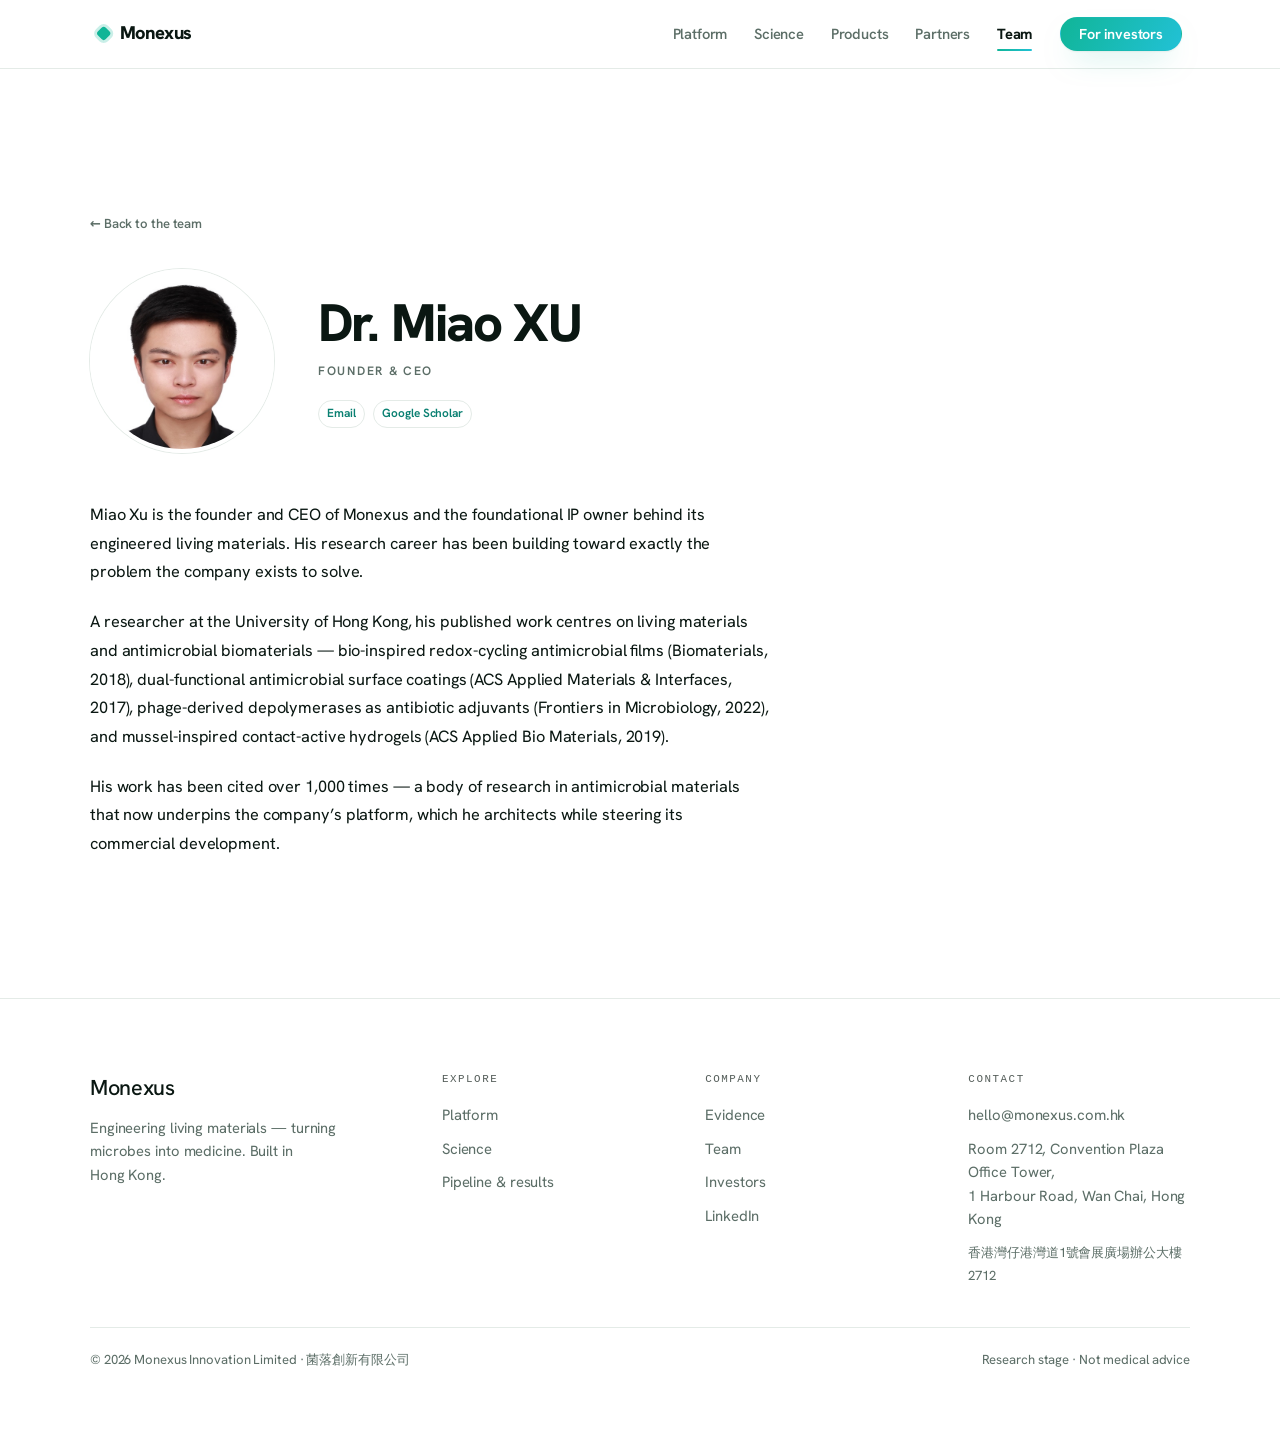
<file: team-miao.html>
<!doctype html>
<html lang="en">
<head>
<meta charset="utf-8">
<meta name="viewport" content="width=device-width, initial-scale=1">
<title>Dr. Miao XU — Monexus</title>
<meta name="description" content="Dr. Miao XU — Founder &amp; CEO at Monexus. Foundational IP owner, architecting the company’s long-term innovation roadmap while aggressively steering commercial development.">
<meta name="theme-color" content="#FFFFFF">
<link rel="icon" href="data:image/svg+xml,%3Csvg xmlns='http://www.w3.org/2000/svg' viewBox='0 0 32 32'%3E%3Crect width='32' height='32' rx='7' fill='%2310B597'/%3E%3Ctext x='16' y='23' font-family='system-ui,sans-serif' font-size='20' font-weight='800' text-anchor='middle' fill='white'%3EM%3C/text%3E%3C/svg%3E">
<meta property="og:type" content="website">
<meta property="og:site_name" content="Monexus">
<meta property="og:title" content="Dr. Miao XU — Monexus">
<meta property="og:description" content="Dr. Miao XU — Founder &amp; CEO at Monexus. Foundational IP owner, architecting the company’s long-term innovation roadmap while aggressively steering commercial development.">
<meta name="twitter:card" content="summary">
<link rel="stylesheet" href="assets/fonts.css">
<link rel="stylesheet" href="assets/styles.css">
<link rel="stylesheet" href="assets/team.css">
</head>
<body>
<div class="site-root">
<header class="nav"><div class="nav__inner"><a class="nav__brand" href="index.html">Monexus</a><button class="nav__burger" type="button" aria-label="Menu" aria-expanded="false" aria-controls="nav-menu"><span></span><span></span><span></span></button><div class="nav__menu" id="nav-menu"><nav aria-label="Primary"><ul class="nav__links"><li><a class="nav__link" href="index.html">Platform</a></li><li><a class="nav__link" href="science.html">Science</a></li><li><a class="nav__link" href="products.html">Products</a></li><li><a class="nav__link" href="partners.html">Partners</a></li><li><a class="nav__link is-active" href="team.html" aria-current="page">Team</a></li></ul></nav><div class="nav__actions"><a class="btn" href="investors.html">For investors</a></div></div></div></header>
<main class="tab-main">
<section class="section pf"><div class="container"><a class="pf__back" href="team.html" data-profile-back="1">&larr; Back to the team</a><div class="pf__hero reveal"><span class="person__photo-wrap person--miao pf__photo-wrap"><img class="person__photo" src="[data-uri]" alt="Dr. Miao XU" loading="lazy" decoding="async"></span><div class="pf__id"><h1 class="pf__name">Dr. Miao XU</h1><div class="pf__role">Founder &amp; CEO</div><div class="person__links"><a class="person__link" href="mailto:hello@monexus.com.hk">Email</a><a class="person__link" href="https://scholar.google.com/citations?user=g-Q0tEsAAAAJ&amp;hl=en" target="_blank" rel="noopener">Google Scholar</a></div></div></div><div class="pf__body reveal"><p>Miao Xu is the founder and CEO of Monexus and the foundational IP owner behind its engineered living materials. His research career has been building toward exactly the problem the company exists to solve.</p><p>A researcher at the University of Hong Kong, his published work centres on living materials and antimicrobial biomaterials — bio-inspired redox-cycling antimicrobial films (Biomaterials, 2018), dual-functional antimicrobial surface coatings (ACS Applied Materials &amp; Interfaces, 2017), phage-derived depolymerases as antibiotic adjuvants (Frontiers in Microbiology, 2022), and mussel-inspired contact-active hydrogels (ACS Applied Bio Materials, 2019).</p><p>His work has been cited over 1,000 times — a body of research in antimicrobial materials that now underpins the company’s platform, which he architects while steering its commercial development.</p></div></div></section>
</main>
<footer class="site-footer"><div class="container"><div class="site-footer__grid"><div><div class="site-footer__brand">Monexus</div><p class="site-footer__tagline">Engineering living materials — turning microbes into medicine. Built in Hong Kong.</p></div><div><div class="footer-col__head">Explore</div><ul class="footer-col__list"><li><a href="index.html">Platform</a></li><li><a href="science.html">Science</a></li><li><a href="products.html">Pipeline &amp; results</a></li></ul></div><div><div class="footer-col__head">Company</div><ul class="footer-col__list"><li><a href="partners.html">Evidence</a></li><li><a href="team.html">Team</a></li><li><a href="investors.html">Investors</a></li><li><a href="https://www.linkedin.com/company/monexus-innovation" target="_blank" rel="noopener">LinkedIn</a></li></ul></div><div><div class="footer-col__head">Contact</div><ul class="footer-col__list"><li><a href="mailto:hello@monexus.com.hk">hello@monexus.com.hk</a></li><li><span style="color:var(--muted)">Room 2712, Convention Plaza Office Tower,<br>1 Harbour Road, Wan Chai, Hong Kong</span></li><li><span class="zh" style="color:var(--muted)">香港灣仔港灣道1號會展廣場辦公大樓2712</span></li></ul></div></div><div class="site-footer__base" style="margin-top:2.5rem;padding-top:1.3rem;border-top:1px solid var(--line);display:flex;justify-content:space-between;gap:1rem;flex-wrap:wrap;font-size:.82rem;color:var(--muted)"><span>© 2026 Monexus Innovation Limited · 菌落創新有限公司</span><span>Research stage · Not medical advice</span></div></div></footer>
</div>
<script src="assets/app.js"></script>
</body>
</html>
</file>
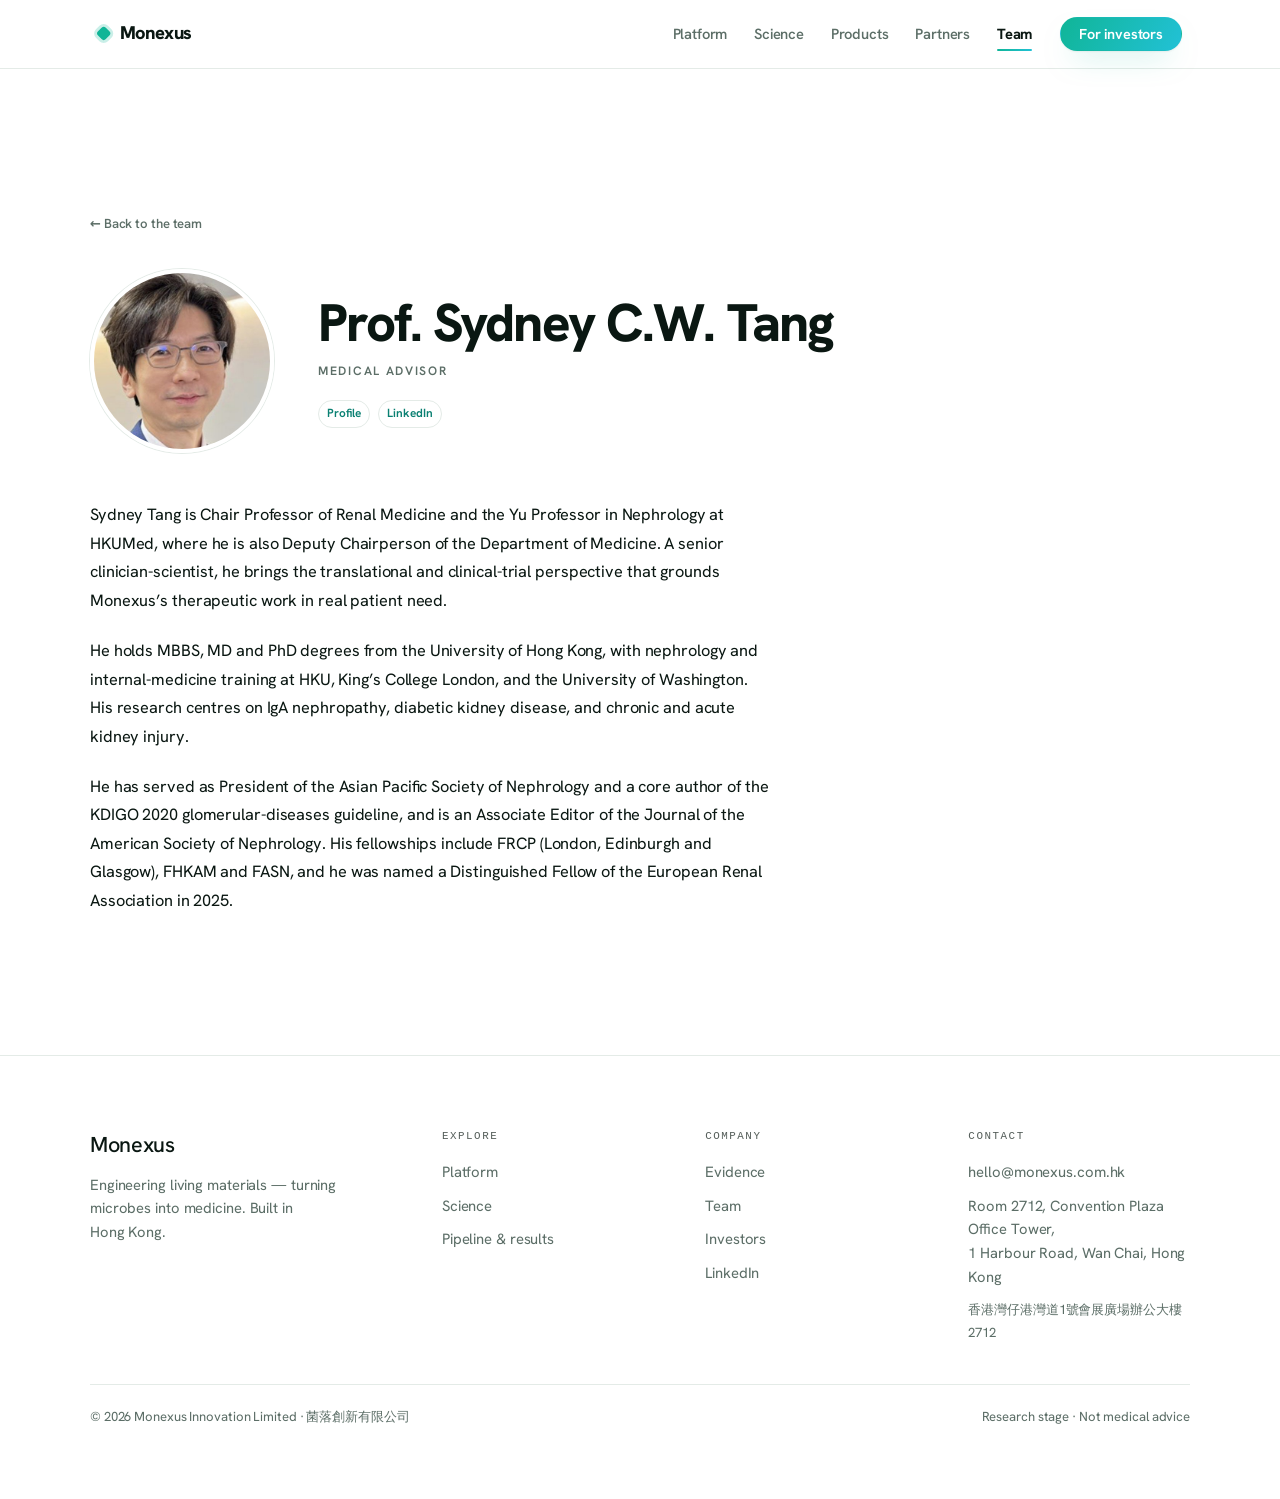
<file: team-sydney.html>
<!doctype html>
<html lang="en">
<head>
<meta charset="utf-8">
<meta name="viewport" content="width=device-width, initial-scale=1">
<title>Prof. Sydney C.W. Tang — Monexus</title>
<meta name="description" content="Prof. Sydney C.W. Tang — Medical Advisor at Monexus. Chair Professor of Renal Medicine and Yu Professor in Nephrology at HKUMed; senior clinician-scientist with translational and c">
<meta name="theme-color" content="#FFFFFF">
<link rel="icon" href="data:image/svg+xml,%3Csvg xmlns='http://www.w3.org/2000/svg' viewBox='0 0 32 32'%3E%3Crect width='32' height='32' rx='7' fill='%2310B597'/%3E%3Ctext x='16' y='23' font-family='system-ui,sans-serif' font-size='20' font-weight='800' text-anchor='middle' fill='white'%3EM%3C/text%3E%3C/svg%3E">
<meta property="og:type" content="website">
<meta property="og:site_name" content="Monexus">
<meta property="og:title" content="Prof. Sydney C.W. Tang — Monexus">
<meta property="og:description" content="Prof. Sydney C.W. Tang — Medical Advisor at Monexus. Chair Professor of Renal Medicine and Yu Professor in Nephrology at HKUMed; senior clinician-scientist with translational and c">
<meta name="twitter:card" content="summary">
<link rel="stylesheet" href="assets/fonts.css">
<link rel="stylesheet" href="assets/styles.css">
<link rel="stylesheet" href="assets/team.css">
</head>
<body>
<div class="site-root">
<header class="nav"><div class="nav__inner"><a class="nav__brand" href="index.html">Monexus</a><button class="nav__burger" type="button" aria-label="Menu" aria-expanded="false" aria-controls="nav-menu"><span></span><span></span><span></span></button><div class="nav__menu" id="nav-menu"><nav aria-label="Primary"><ul class="nav__links"><li><a class="nav__link" href="index.html">Platform</a></li><li><a class="nav__link" href="science.html">Science</a></li><li><a class="nav__link" href="products.html">Products</a></li><li><a class="nav__link" href="partners.html">Partners</a></li><li><a class="nav__link is-active" href="team.html" aria-current="page">Team</a></li></ul></nav><div class="nav__actions"><a class="btn" href="investors.html">For investors</a></div></div></div></header>
<main class="tab-main">
<section class="section pf"><div class="container"><a class="pf__back" href="team.html" data-profile-back="1">&larr; Back to the team</a><div class="pf__hero reveal"><span class="person__photo-wrap person--sydney pf__photo-wrap"><img class="person__photo" src="[data-uri]" alt="Prof. Sydney C.W. Tang" loading="lazy" decoding="async"></span><div class="pf__id"><h1 class="pf__name">Prof. Sydney C.W. Tang</h1><div class="pf__role">Medical Advisor</div><div class="person__links"><a class="person__link" href="https://medic.hku.hk/en/Staff/University-Academic-Staff/Prof-TANG-Chi-Wai,-Sydney/Prof-TANG-Chi-Wai-Sydney-Profile" target="_blank" rel="noopener">Profile</a><a class="person__link" href="https://hk.linkedin.com/in/sydney-tang-910b2a90" target="_blank" rel="noopener">LinkedIn</a></div></div></div><div class="pf__body reveal"><p>Sydney Tang is Chair Professor of Renal Medicine and the Yu Professor in Nephrology at HKUMed, where he is also Deputy Chairperson of the Department of Medicine. A senior clinician-scientist, he brings the translational and clinical-trial perspective that grounds Monexus’s therapeutic work in real patient need.</p><p>He holds MBBS, MD and PhD degrees from the University of Hong Kong, with nephrology and internal-medicine training at HKU, King’s College London, and the University of Washington. His research centres on IgA nephropathy, diabetic kidney disease, and chronic and acute kidney injury.</p><p>He has served as President of the Asian Pacific Society of Nephrology and a core author of the KDIGO 2020 glomerular-diseases guideline, and is an Associate Editor of the Journal of the American Society of Nephrology. His fellowships include FRCP (London, Edinburgh and Glasgow), FHKAM and FASN, and he was named a Distinguished Fellow of the European Renal Association in 2025.</p></div></div></section>
</main>
<footer class="site-footer"><div class="container"><div class="site-footer__grid"><div><div class="site-footer__brand">Monexus</div><p class="site-footer__tagline">Engineering living materials — turning microbes into medicine. Built in Hong Kong.</p></div><div><div class="footer-col__head">Explore</div><ul class="footer-col__list"><li><a href="index.html">Platform</a></li><li><a href="science.html">Science</a></li><li><a href="products.html">Pipeline &amp; results</a></li></ul></div><div><div class="footer-col__head">Company</div><ul class="footer-col__list"><li><a href="partners.html">Evidence</a></li><li><a href="team.html">Team</a></li><li><a href="investors.html">Investors</a></li><li><a href="https://www.linkedin.com/company/monexus-innovation" target="_blank" rel="noopener">LinkedIn</a></li></ul></div><div><div class="footer-col__head">Contact</div><ul class="footer-col__list"><li><a href="mailto:hello@monexus.com.hk">hello@monexus.com.hk</a></li><li><span style="color:var(--muted)">Room 2712, Convention Plaza Office Tower,<br>1 Harbour Road, Wan Chai, Hong Kong</span></li><li><span class="zh" style="color:var(--muted)">香港灣仔港灣道1號會展廣場辦公大樓2712</span></li></ul></div></div><div class="site-footer__base" style="margin-top:2.5rem;padding-top:1.3rem;border-top:1px solid var(--line);display:flex;justify-content:space-between;gap:1rem;flex-wrap:wrap;font-size:.82rem;color:var(--muted)"><span>© 2026 Monexus Innovation Limited · 菌落創新有限公司</span><span>Research stage · Not medical advice</span></div></div></footer>
</div>
<script src="assets/app.js"></script>
</body>
</html>
</file>
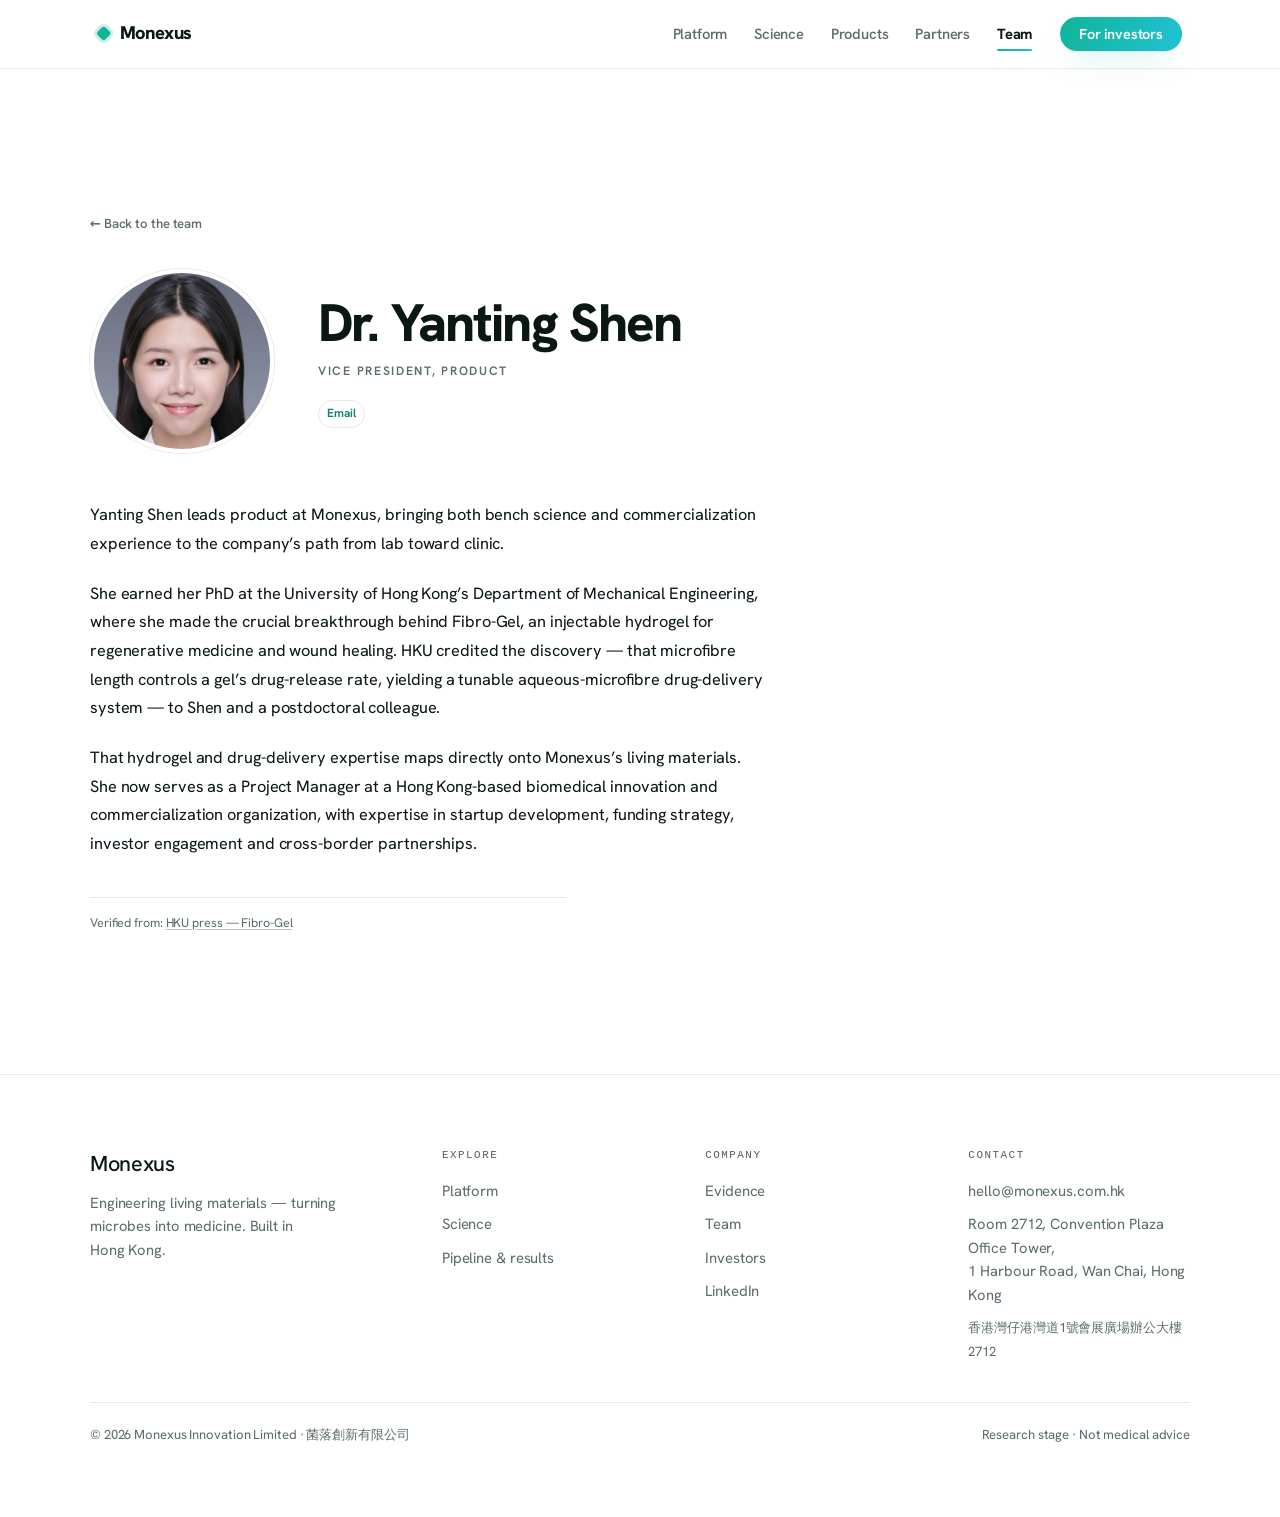
<file: team-yanting.html>
<!doctype html>
<html lang="en">
<head>
<meta charset="utf-8">
<meta name="viewport" content="width=device-width, initial-scale=1">
<title>Dr. Yanting Shen — Monexus</title>
<meta name="description" content="Dr. Yanting Shen — Vice President, Product at Monexus. An alumna of the University of Hong Kong and Project Manager at a Hong Kong-based biomedical innovation and commercialization">
<meta name="theme-color" content="#FFFFFF">
<link rel="icon" href="data:image/svg+xml,%3Csvg xmlns='http://www.w3.org/2000/svg' viewBox='0 0 32 32'%3E%3Crect width='32' height='32' rx='7' fill='%2310B597'/%3E%3Ctext x='16' y='23' font-family='system-ui,sans-serif' font-size='20' font-weight='800' text-anchor='middle' fill='white'%3EM%3C/text%3E%3C/svg%3E">
<meta property="og:type" content="website">
<meta property="og:site_name" content="Monexus">
<meta property="og:title" content="Dr. Yanting Shen — Monexus">
<meta property="og:description" content="Dr. Yanting Shen — Vice President, Product at Monexus. An alumna of the University of Hong Kong and Project Manager at a Hong Kong-based biomedical innovation and commercialization">
<meta name="twitter:card" content="summary">
<link rel="stylesheet" href="assets/fonts.css">
<link rel="stylesheet" href="assets/styles.css">
<link rel="stylesheet" href="assets/team.css">
</head>
<body>
<div class="site-root">
<header class="nav"><div class="nav__inner"><a class="nav__brand" href="index.html">Monexus</a><button class="nav__burger" type="button" aria-label="Menu" aria-expanded="false" aria-controls="nav-menu"><span></span><span></span><span></span></button><div class="nav__menu" id="nav-menu"><nav aria-label="Primary"><ul class="nav__links"><li><a class="nav__link" href="index.html">Platform</a></li><li><a class="nav__link" href="science.html">Science</a></li><li><a class="nav__link" href="products.html">Products</a></li><li><a class="nav__link" href="partners.html">Partners</a></li><li><a class="nav__link is-active" href="team.html" aria-current="page">Team</a></li></ul></nav><div class="nav__actions"><a class="btn" href="investors.html">For investors</a></div></div></div></header>
<main class="tab-main">
<section class="section pf"><div class="container"><a class="pf__back" href="team.html" data-profile-back="1">&larr; Back to the team</a><div class="pf__hero reveal"><span class="person__photo-wrap person--yanting pf__photo-wrap"><img class="person__photo" src="[data-uri]" alt="Dr. Yanting Shen" loading="lazy" decoding="async"></span><div class="pf__id"><h1 class="pf__name">Dr. Yanting Shen</h1><div class="pf__role">Vice President, Product</div><div class="person__links"><a class="person__link" href="mailto:hello@monexus.com.hk">Email</a></div></div></div><div class="pf__body reveal"><p>Yanting Shen leads product at Monexus, bringing both bench science and commercialization experience to the company’s path from lab toward clinic.</p><p>She earned her PhD at the University of Hong Kong’s Department of Mechanical Engineering, where she made the crucial breakthrough behind Fibro-Gel, an injectable hydrogel for regenerative medicine and wound healing. HKU credited the discovery — that microfibre length controls a gel’s drug-release rate, yielding a tunable aqueous-microfibre drug-delivery system — to Shen and a postdoctoral colleague.</p><p>That hydrogel and drug-delivery expertise maps directly onto Monexus’s living materials. She now serves as a Project Manager at a Hong Kong-based biomedical innovation and commercialization organization, with expertise in startup development, funding strategy, investor engagement and cross-border partnerships.</p></div><div class="pf__sources">Verified from: <a href="https://www.hku.hk/press/news_detail_26506.html" target="_blank" rel="noopener">HKU press — Fibro-Gel</a></div></div></section>
</main>
<footer class="site-footer"><div class="container"><div class="site-footer__grid"><div><div class="site-footer__brand">Monexus</div><p class="site-footer__tagline">Engineering living materials — turning microbes into medicine. Built in Hong Kong.</p></div><div><div class="footer-col__head">Explore</div><ul class="footer-col__list"><li><a href="index.html">Platform</a></li><li><a href="science.html">Science</a></li><li><a href="products.html">Pipeline &amp; results</a></li></ul></div><div><div class="footer-col__head">Company</div><ul class="footer-col__list"><li><a href="partners.html">Evidence</a></li><li><a href="team.html">Team</a></li><li><a href="investors.html">Investors</a></li><li><a href="https://www.linkedin.com/company/monexus-innovation" target="_blank" rel="noopener">LinkedIn</a></li></ul></div><div><div class="footer-col__head">Contact</div><ul class="footer-col__list"><li><a href="mailto:hello@monexus.com.hk">hello@monexus.com.hk</a></li><li><span style="color:var(--muted)">Room 2712, Convention Plaza Office Tower,<br>1 Harbour Road, Wan Chai, Hong Kong</span></li><li><span class="zh" style="color:var(--muted)">香港灣仔港灣道1號會展廣場辦公大樓2712</span></li></ul></div></div><div class="site-footer__base" style="margin-top:2.5rem;padding-top:1.3rem;border-top:1px solid var(--line);display:flex;justify-content:space-between;gap:1rem;flex-wrap:wrap;font-size:.82rem;color:var(--muted)"><span>© 2026 Monexus Innovation Limited · 菌落創新有限公司</span><span>Research stage · Not medical advice</span></div></div></footer>
</div>
<script src="assets/app.js"></script>
</body>
</html>
</file>
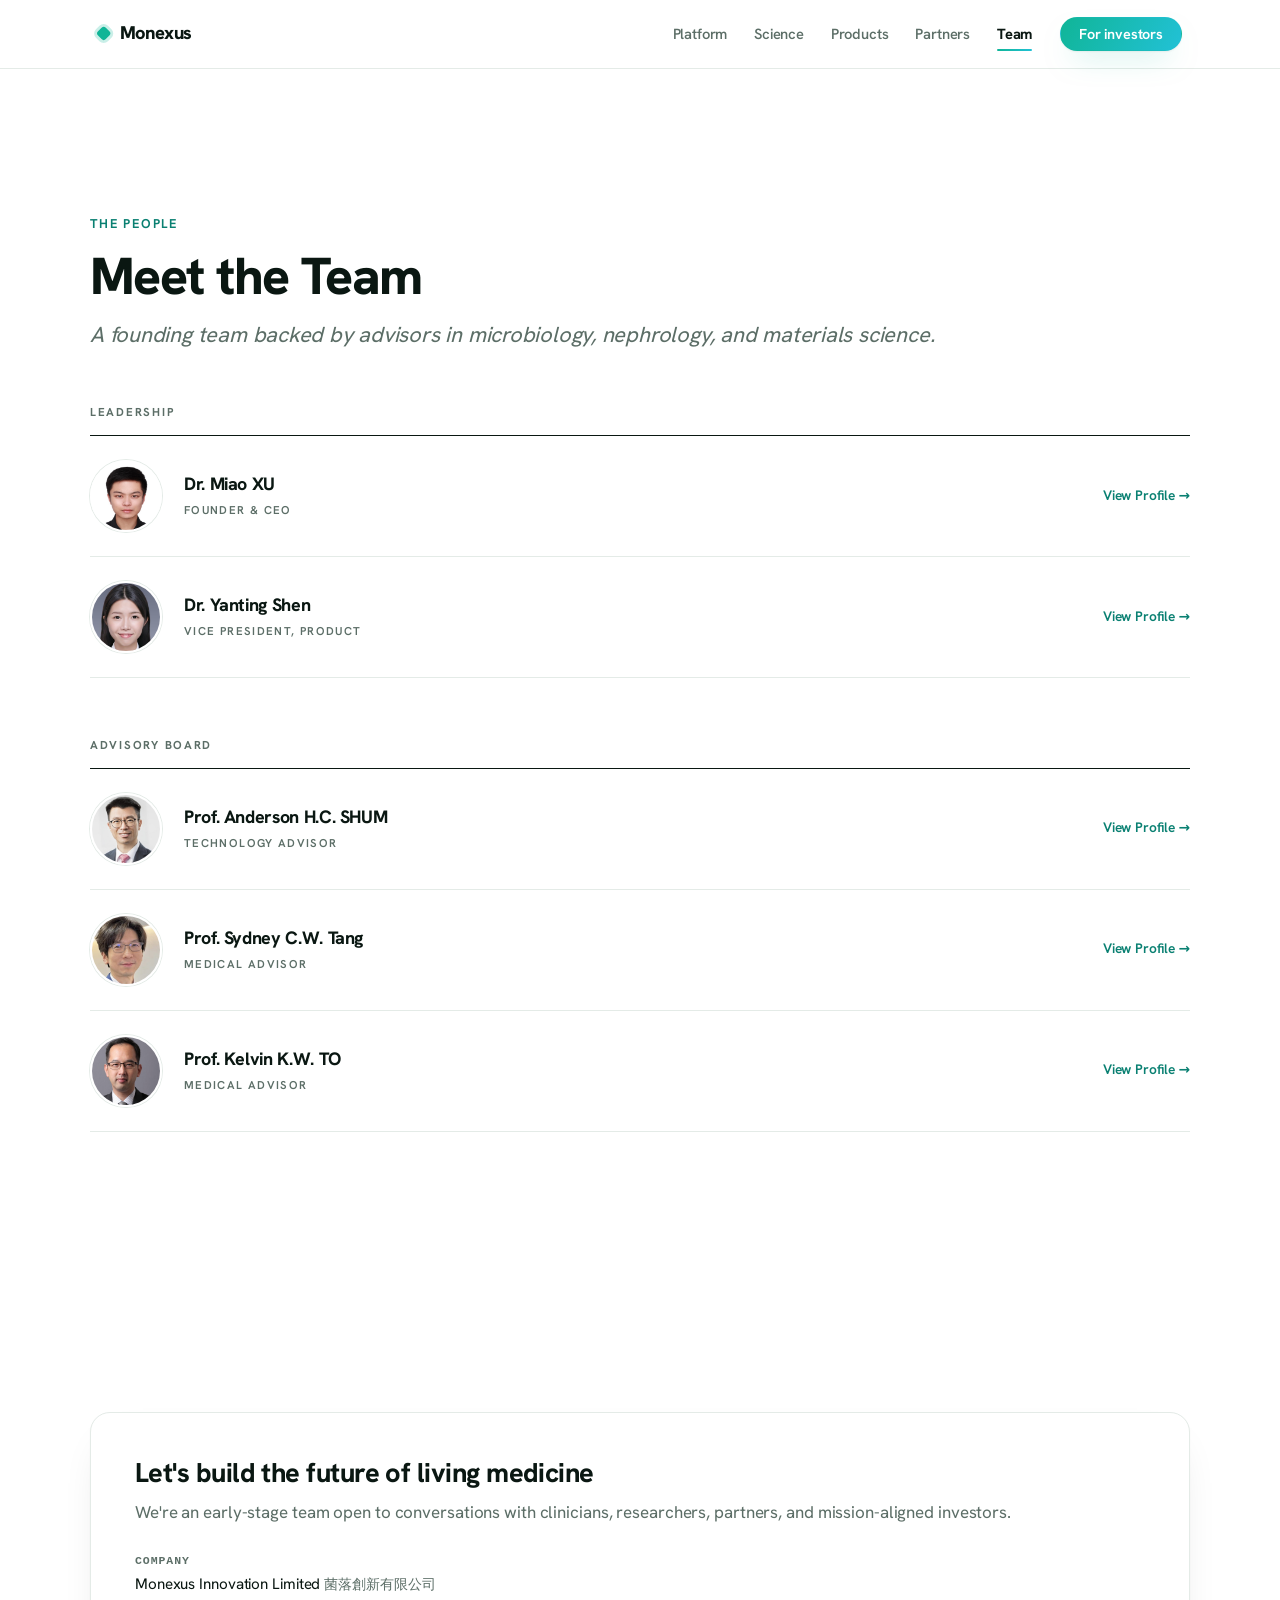
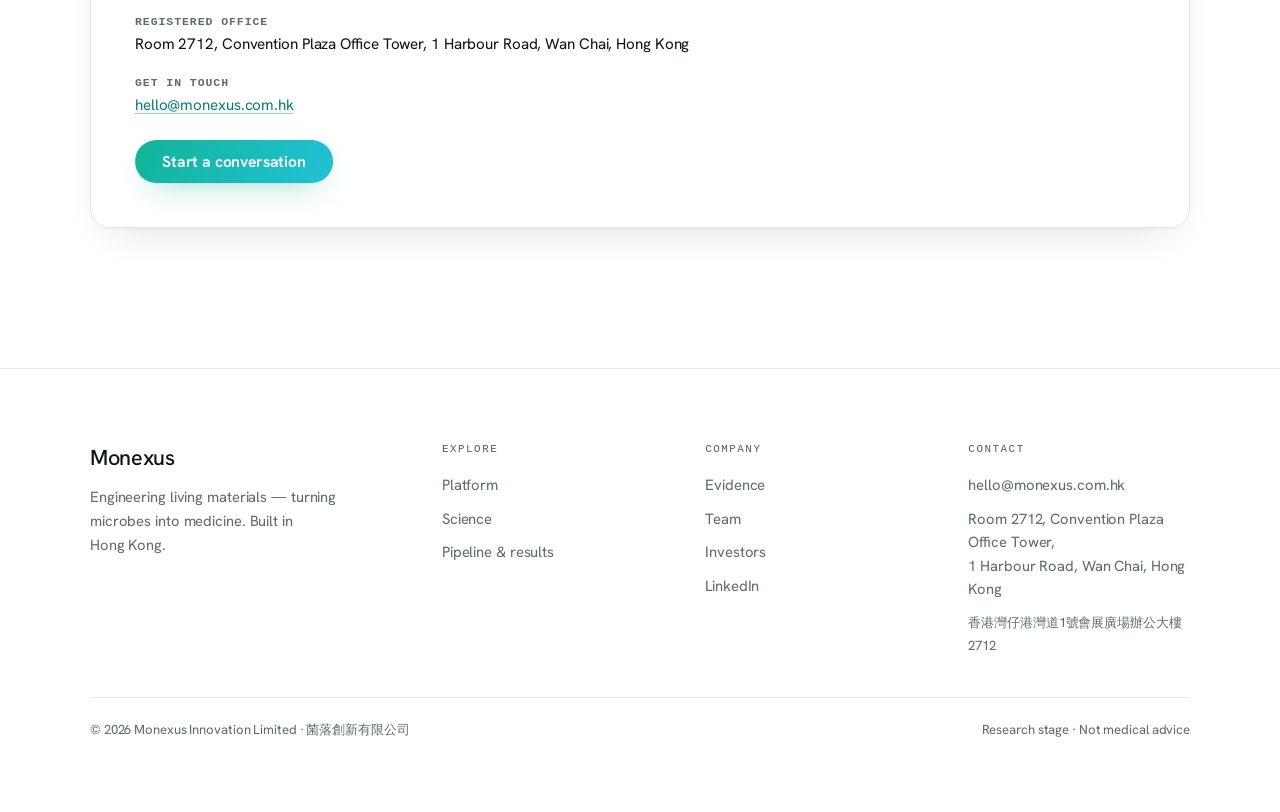
<file: team.html>
<!doctype html>
<html lang="en">
<head>
<meta charset="utf-8">
<meta name="viewport" content="width=device-width, initial-scale=1">
<title>Team & Advisors — Monexus</title>
<meta name="description" content="The Monexus team and advisory bench — founders plus advisors in microbiology, nephrology and materials science from HKU and CityUHK.">
<meta name="theme-color" content="#FFFFFF">
<link rel="icon" href="data:image/svg+xml,%3Csvg xmlns='http://www.w3.org/2000/svg' viewBox='0 0 32 32'%3E%3Crect width='32' height='32' rx='7' fill='%2310B597'/%3E%3Ctext x='16' y='23' font-family='system-ui,sans-serif' font-size='20' font-weight='800' text-anchor='middle' fill='white'%3EM%3C/text%3E%3C/svg%3E">
<meta property="og:type" content="website">
<meta property="og:site_name" content="Monexus">
<meta property="og:title" content="Team &amp; Advisors — Monexus">
<meta property="og:description" content="The Monexus team and advisory bench — founders plus advisors in microbiology, nephrology and materials science from HKU and CityUHK.">
<meta name="twitter:card" content="summary">
<link rel="stylesheet" href="assets/fonts.css">
<link rel="stylesheet" href="assets/styles.css">
<link rel="stylesheet" href="assets/team.css">
</head>
<body>
<div class="site-root">
<header class="nav"><div class="nav__inner"><a class="nav__brand" href="index.html">Monexus</a><button class="nav__burger" type="button" aria-label="Menu" aria-expanded="false" aria-controls="nav-menu"><span></span><span></span><span></span></button><div class="nav__menu" id="nav-menu"><nav aria-label="Primary"><ul class="nav__links"><li><a class="nav__link" href="index.html">Platform</a></li><li><a class="nav__link" href="science.html">Science</a></li><li><a class="nav__link" href="products.html">Products</a></li><li><a class="nav__link" href="partners.html">Partners</a></li><li><a class="nav__link is-active" href="team.html" aria-current="page">Team</a></li></ul></nav><div class="nav__actions"><a class="btn" href="investors.html">For investors</a></div></div></div></header>
<main class="tab-main" id="team">
<section class="section"><div class="container"><div class="sec-head reveal"><span class="eyebrow">The People</span><h2>Meet the Team</h2><p class="dek">A founding team backed by advisors in microbiology, nephrology, and materials science.</p></div><div class="tm-wrap"><div class="tm-group reveal"><div class="tm-group__label">Leadership</div><ul class="tm-list"><li class="tm-row reveal"><span class="person__photo-wrap person--miao tm-row__avatar"><img class="person__photo" src="[data-uri]" alt="Dr. Miao XU" loading="lazy" decoding="async"></span><div class="tm-row__id"><div class="tm-row__name">Dr. Miao XU</div><div class="tm-row__title">Founder &amp; CEO</div></div><a class="tm-row__cta" href="team-miao.html">View Profile <span class="arw">&rarr;</span></a></li><li class="tm-row reveal"><span class="person__photo-wrap person--yanting tm-row__avatar"><img class="person__photo" src="[data-uri]" alt="Dr. Yanting Shen" loading="lazy" decoding="async"></span><div class="tm-row__id"><div class="tm-row__name">Dr. Yanting Shen</div><div class="tm-row__title">Vice President, Product</div></div><a class="tm-row__cta" href="team-yanting.html">View Profile <span class="arw">&rarr;</span></a></li></ul></div><div class="tm-group reveal"><div class="tm-group__label">Advisory Board</div><ul class="tm-list"><li class="tm-row reveal"><span class="person__photo-wrap person--anderson tm-row__avatar"><img class="person__photo" src="[data-uri]" alt="Prof. Anderson H.C. SHUM" loading="lazy" decoding="async"></span><div class="tm-row__id"><div class="tm-row__name">Prof. Anderson H.C. SHUM</div><div class="tm-row__title">Technology Advisor</div></div><a class="tm-row__cta" href="team-anderson.html">View Profile <span class="arw">&rarr;</span></a></li><li class="tm-row reveal"><span class="person__photo-wrap person--sydney tm-row__avatar"><img class="person__photo" src="[data-uri]" alt="Prof. Sydney C.W. Tang" loading="lazy" decoding="async"></span><div class="tm-row__id"><div class="tm-row__name">Prof. Sydney C.W. Tang</div><div class="tm-row__title">Medical Advisor</div></div><a class="tm-row__cta" href="team-sydney.html">View Profile <span class="arw">&rarr;</span></a></li><li class="tm-row reveal"><span class="person__photo-wrap person--kelvin tm-row__avatar"><img class="person__photo" src="[data-uri]" alt="Prof. Kelvin K.W. TO" loading="lazy" decoding="async"></span><div class="tm-row__id"><div class="tm-row__name">Prof. Kelvin K.W. TO</div><div class="tm-row__title">Medical Advisor</div></div><a class="tm-row__cta" href="team-kelvin.html">View Profile <span class="arw">&rarr;</span></a></li></ul></div></div></div></section><section class="section"><div class="container"><div class="reveal contact-cta"><div class="contact-card" id="contact"><h3>Let's build the future of living medicine</h3><p style="color:var(--muted);margin:.7rem 0 1.3rem">We're an early-stage team open to conversations with clinicians, researchers, partners, and mission-aligned investors.</p><div class="contact-row" style="display:flex;flex-direction:column;gap:.75rem;font-size:.95rem"><div><span class="label">Company</span><br>Monexus Innovation Limited <span class="zh">菌落創新有限公司</span></div><div><span class="label">Registered office</span><br>Room 2712, Convention Plaza Office Tower, 1 Harbour Road, Wan Chai, Hong Kong</div><div><span class="label">Get in touch</span><br><a href="mailto:hello@monexus.com.hk">hello@monexus.com.hk</a></div></div><a class="btn" href="mailto:hello@monexus.com.hk" style="margin-top:1.4rem">Start a conversation</a></div></div></div></section>
</main>
<footer class="site-footer"><div class="container"><div class="site-footer__grid"><div><div class="site-footer__brand">Monexus</div><p class="site-footer__tagline">Engineering living materials — turning microbes into medicine. Built in Hong Kong.</p></div><div><div class="footer-col__head">Explore</div><ul class="footer-col__list"><li><a href="index.html">Platform</a></li><li><a href="science.html">Science</a></li><li><a href="products.html">Pipeline &amp; results</a></li></ul></div><div><div class="footer-col__head">Company</div><ul class="footer-col__list"><li><a href="partners.html">Evidence</a></li><li><a href="team.html">Team</a></li><li><a href="investors.html">Investors</a></li><li><a href="https://www.linkedin.com/company/monexus-innovation" target="_blank" rel="noopener">LinkedIn</a></li></ul></div><div><div class="footer-col__head">Contact</div><ul class="footer-col__list"><li><a href="mailto:hello@monexus.com.hk">hello@monexus.com.hk</a></li><li><span style="color:var(--muted)">Room 2712, Convention Plaza Office Tower,<br>1 Harbour Road, Wan Chai, Hong Kong</span></li><li><span class="zh" style="color:var(--muted)">香港灣仔港灣道1號會展廣場辦公大樓2712</span></li></ul></div></div><div class="site-footer__base" style="margin-top:2.5rem;padding-top:1.3rem;border-top:1px solid var(--line);display:flex;justify-content:space-between;gap:1rem;flex-wrap:wrap;font-size:.82rem;color:var(--muted)"><span>© 2026 Monexus Innovation Limited · 菌落創新有限公司</span><span>Research stage · Not medical advice</span></div></div></footer>
</div>
<script src="assets/app.js"></script>
</body>
</html>
</file>
<file: assets/fonts.css>
@font-face{font-family:'Hanken Grotesk';font-style:normal;font-weight:100 900;font-display:swap;src:url([data-uri]) format('woff2');}
@font-face{font-family:'Fraunces';font-style:normal;font-weight:100 900;font-display:swap;src:url([data-uri]) format('woff2');}
</file>
<file: assets/styles.css>
/* =========================================================================
   MONEXUS — core stylesheet
   Editorial, premium biotech. "Cultured life meets clinical precision."
   Style components ONLY through tokens. Low, predictable specificity.
   ========================================================================= */

/* ---- Tokens -------------------------------------------------------------
   :root holds the LIGHT theme + all structural/derived tokens.
   Dark is applied via @media, and BOTH toggle attributes override it so the
   viewer switch wins in either direction (attribute specificity 0,1,1 beats
   the media :root at 0,0,1).
   ------------------------------------------------------------------------- */
:root {
  /* palette — light: cool porcelain / clinical */
  --paper: #F4F6F3;
  --surface: #FCFDFB;
  --surface-2: #EAEEE9;
  --ink: #0C201C;
  --muted: #5C6E68;
  --line: rgba(12, 32, 28, .12);

  /* brand + semantic */
  --jade: #0FA97F;
  --jade-deep: #0A5D4A;
  --coral: #EE6C4D;
  --slate: #4C6E8E;
  --amber: #E8B84B;

  /* elevation — soft, low, ink-tinted */
  --shadow-1: 0 1px 2px rgba(12, 32, 28, .05), 0 12px 30px -16px rgba(12, 32, 28, .24);

  /* type families (faces injected separately) */
  --font-display: 'Fraunces', Georgia, 'Times New Roman', serif;
  --font-body: 'Hanken Grotesk', system-ui, -apple-system, Segoe UI, sans-serif;
  --font-mono: ui-monospace, 'SF Mono', Menlo, Consolas, monospace;

  /* modular type scale — fluid where it counts */
  --step-eyebrow: .78rem;
  --step-body: 1.0625rem;
  --step-lead: clamp(1.15rem, 1.02rem + .6vw, 1.5rem);
  --step-h3: clamp(1.4rem, 1.14rem + 1.15vw, 2rem);
  --step-h2: clamp(2rem, 1.42rem + 2.55vw, 3.4rem);
  --step-h1: clamp(2.6rem, 1.62rem + 4.35vw, 5rem);
  --step-index: clamp(2.4rem, 1.9rem + 2.4vw, 3.6rem);

  /* geometry */
  --radius: 16px;
  --radius-sm: 10px;
  --maxw: 1140px;
  --gutter: clamp(1.25rem, 1rem + 3.2vw, 3rem);
  --measure: 65ch;

  /* motion */
  --ease: cubic-bezier(.22, .61, .26, 1);
  --dur: .24s;

  /* derived color tokens — recompute per theme via color-mix */
  --jade-soft: color-mix(in srgb, var(--jade) 12%, var(--surface));
  --amber-soft: color-mix(in srgb, var(--amber) 20%, var(--surface));
  --coral-soft: color-mix(in srgb, var(--coral) 14%, var(--surface));
  --ink-2: color-mix(in srgb, var(--ink) 70%, var(--surface));
  --nav-bg: color-mix(in srgb, var(--surface) 74%, transparent);
  --focus: color-mix(in srgb, var(--jade) 55%, var(--slate));
}

/* dark — deep viridian world */


/* explicit light — restores light even under a dark OS preference */


/* explicit dark — forces dark even under a light OS preference */


/* ---- Reset --------------------------------------------------------------- */
*,
*::before,
*::after {
  box-sizing: border-box;
}

* {
  margin: 0;
}

html {
  -webkit-text-size-adjust: 100%;
  text-size-adjust: 100%;
  scroll-behavior: smooth;
  -webkit-tap-highlight-color: transparent;
}

body {
  min-height: 100dvh;
  background: var(--paper);
  color: var(--ink);
  font-family: var(--font-body);
  font-size: var(--step-body);
  line-height: 1.65;
  font-weight: 400;
  font-feature-settings: "kern" 1, "liga" 1, "calt" 1;
  -webkit-font-smoothing: antialiased;
  -moz-osx-font-smoothing: grayscale;
  text-rendering: optimizeLegibility;
  overflow-x: hidden;
}

img,
picture,
svg,
video,
canvas {
  display: block;
  max-width: 100%;
  height: auto;
}

input,
button,
textarea,
select {
  font: inherit;
  color: inherit;
}

button {
  cursor: pointer;
}

a {
  color: var(--jade-deep);
  text-decoration-color: color-mix(in srgb, currentColor 40%, transparent);
  text-underline-offset: .18em;
  text-decoration-thickness: from-font;
}

a:hover {
  text-decoration-color: currentColor;
}

ul,
ol {
  padding-left: 1.15em;
}

:target {
  scroll-margin-top: 5.5rem;
}

/* ---- Base typography ----------------------------------------------------- */
h1,
h2,
h3,
h4 {
  font-family: var(--font-display);
  font-weight: 460;
  line-height: 1.06;
  letter-spacing: -0.012em;
  text-wrap: balance;
  color: var(--ink);
  font-optical-sizing: auto;
}

h1 {
  font-size: var(--step-h1);
  line-height: 1.02;
  letter-spacing: -0.02em;
}

h2 {
  font-size: var(--step-h2);
  line-height: 1.05;
  letter-spacing: -0.016em;
}

h3 {
  font-size: var(--step-h3);
  line-height: 1.12;
}

h4 {
  font-size: 1.15rem;
  line-height: 1.25;
  letter-spacing: -0.008em;
}

p {
  text-wrap: pretty;
}

strong,
b {
  font-weight: 600;
}

small {
  font-size: .82em;
}

code,
kbd,
samp {
  font-family: var(--font-mono);
  font-size: .9em;
}

/* ---- Layout primitives --------------------------------------------------- */
.container {
  width: 100%;
  max-width: var(--maxw);
  margin-inline: auto;
  padding-inline: var(--gutter);
}

/* Section rhythm — padding-only, single selector, no competing spacing. */
.section {
  padding-block: clamp(3.5rem, 2.4rem + 5.4vw, 7rem);
}

.section--tight {
  padding-block: clamp(2.25rem, 1.7rem + 2.6vw, 3.75rem);
}

.section--flush-top {
  padding-top: 0;
}

/* Ideal reading measure. Apply to running text blocks. */
.measure {
  max-width: var(--measure);
}

.stack > * + * {
  margin-top: 1rem;
}

.stack-lg > * + * {
  margin-top: 1.75rem;
}

/* Horizontal-scroll guard for wide media / tables / code. */
.scroll-x {
  max-width: 100%;
  overflow-x: auto;
  overscroll-behavior-x: contain;
  -webkit-overflow-scrolling: touch;
}

.scroll-x > table {
  min-width: max-content;
}

/* ---- Eyebrow / kicker ---------------------------------------------------- */
.eyebrow {
  display: inline-flex;
  align-items: center;
  gap: .6em;
  font-family: var(--font-mono);
  font-size: var(--step-eyebrow);
  font-weight: 500;
  letter-spacing: .18em;
  text-transform: uppercase;
  color: var(--jade-deep);
}

.eyebrow::before {
  content: "";
  width: 1.75em;
  height: 1px;
  background: currentColor;
  opacity: .7;
  flex: none;
}

.eyebrow--bare::before {
  display: none;
}

/* ---- Lead / dek ---------------------------------------------------------- */
.lead,
.dek {
  font-size: var(--step-lead);
  line-height: 1.5;
  color: var(--muted);
  font-weight: 380;
  text-wrap: pretty;
  /* No max-width: deks run to the container width (lifted globally on request).
     `.hero .dek` keeps its own 60ch cap, and `.chapter__dek` its own — both are more
     specific, so the hero and the product deep-dives are unaffected. */
}

.dek {
  font-family: var(--font-display);
  font-style: italic;
  font-weight: 400;
  color: var(--ink-2);
}

/* Uppercase micro-label, reusable. */
.label {
  font-family: var(--font-mono);
  font-size: .72rem;
  letter-spacing: .14em;
  text-transform: uppercase;
  color: var(--muted);
  font-weight: 500;
}

/* ---- Top navigation ------------------------------------------------------ */
.nav {
  position: sticky;
  top: 0;
  z-index: 50;
  background: var(--nav-bg);
  border-bottom: 1px solid var(--line);
  -webkit-backdrop-filter: blur(14px) saturate(1.4);
  backdrop-filter: blur(14px) saturate(1.4);
}

.nav__inner {
  width: 100%;
  max-width: var(--maxw);
  margin-inline: auto;
  padding-inline: var(--gutter);
  min-height: 4.25rem;
  display: flex;
  align-items: center;
  justify-content: space-between;
  gap: 1rem;
  flex-wrap: wrap;
}

.nav__brand {
  font-family: var(--font-display);
  font-weight: 500;
  font-size: 1.28rem;
  letter-spacing: -0.015em;
  color: var(--ink);
  text-decoration: none;
  display: inline-flex;
  align-items: center;
  gap: .55em;
  flex: none;
}

.nav__brand::before {
  content: "";
  width: .62em;
  height: .62em;
  border-radius: 3px;
  background: var(--jade);
  box-shadow: 0 0 0 3px color-mix(in srgb, var(--jade) 22%, transparent);
  transform: rotate(45deg);
  flex: none;
}

.nav__links {
  display: flex;
  align-items: center;
  gap: clamp(.75rem, .3rem + 1.4vw, 1.9rem);
  list-style: none;
  padding: 0;
  margin: 0;
  flex-wrap: wrap;
}

.nav__link {
  font-size: .95rem;
  color: var(--muted);
  text-decoration: none;
  padding: .35rem 0;
  position: relative;
  transition: color var(--dur) var(--ease);
}

.nav__link:hover,
.nav__link[aria-current] {
  color: var(--ink);
}

.nav__link[aria-current]::after {
  content: "";
  position: absolute;
  left: 0;
  right: 0;
  bottom: -2px;
  height: 2px;
  background: var(--jade);
  border-radius: 2px;
}

.nav__actions {
  display: flex;
  align-items: center;
  gap: .75rem;
  flex: none;
}

/* Theme-toggle placeholder (id="theme-toggle") */
#theme-toggle {
  --sz: 2.4rem;
  width: var(--sz);
  height: var(--sz);
  display: inline-grid;
  place-items: center;
  border: 1px solid var(--line);
  border-radius: 999px;
  background: color-mix(in srgb, var(--surface) 60%, transparent);
  color: var(--muted);
  line-height: 0;
  transition: color var(--dur) var(--ease), border-color var(--dur) var(--ease),
    background var(--dur) var(--ease);
}

#theme-toggle:hover {
  color: var(--ink);
  border-color: color-mix(in srgb, var(--ink) 26%, var(--line));
  background: var(--surface-2);
}

/* ---- Buttons ------------------------------------------------------------- */
.btn,
.btn-ghost {
  --btn-py: .72rem;
  --btn-px: 1.35rem;
  display: inline-flex;
  align-items: center;
  justify-content: center;
  gap: .5em;
  padding: var(--btn-py) var(--btn-px);
  border-radius: 999px;
  font-family: var(--font-body);
  font-size: .96rem;
  font-weight: 560;
  letter-spacing: .005em;
  line-height: 1;
  text-decoration: none;
  border: 1px solid transparent;
  transition: transform var(--dur) var(--ease), background var(--dur) var(--ease),
    border-color var(--dur) var(--ease), color var(--dur) var(--ease),
    box-shadow var(--dur) var(--ease);
}

.btn {
  background: var(--jade-deep);
  color: #F4F6F3;
  box-shadow: var(--shadow-1);
}

.btn:hover {
  background: color-mix(in srgb, var(--jade-deep) 88%, var(--ink));
  transform: translateY(-1px);
}

.btn:active {
  transform: translateY(0);
}

.btn-ghost {
  background: transparent;
  color: var(--ink);
  border-color: var(--line);
}

.btn-ghost:hover {
  border-color: color-mix(in srgb, var(--ink) 32%, var(--line));
  background: color-mix(in srgb, var(--ink) 4%, transparent);
  transform: translateY(-1px);
}

.btn[disabled],
.btn-ghost[disabled] {
  opacity: .5;
  pointer-events: none;
}

.btn:focus-visible,
.btn-ghost:focus-visible,
#theme-toggle:focus-visible,
.nav__link:focus-visible,
.gloss:focus-visible,
a:focus-visible {
  outline: 2px solid var(--focus);
  outline-offset: 3px;
  border-radius: 6px;
}

/* ---- Card ---------------------------------------------------------------- */
.card {
  background: var(--surface);
  border: 1px solid var(--line);
  border-radius: var(--radius);
  padding: clamp(1.35rem, 1.1rem + 1vw, 2rem);
  box-shadow: var(--shadow-1);
}

.card--flat {
  box-shadow: none;
}

.card__eyebrow {
  margin-bottom: .85rem;
}

.card__title {
  font-size: var(--step-h3);
  margin-bottom: .5rem;
}

.card > * + * {
  margin-top: .85rem;
}

/* Link-card affordance */
a.card {
  display: block;
  color: inherit;
  text-decoration: none;
  transition: transform var(--dur) var(--ease), border-color var(--dur) var(--ease),
    box-shadow var(--dur) var(--ease);
}

a.card:hover {
  transform: translateY(-3px);
  border-color: color-mix(in srgb, var(--jade) 40%, var(--line));
  box-shadow: 0 1px 2px rgba(12, 32, 28, .05), 0 22px 44px -22px color-mix(in srgb, var(--jade) 45%, transparent);
}

/* ---- Stat tile ----------------------------------------------------------- */
.stat {
  display: flex;
  flex-direction: column;
  gap: .35rem;
  padding: clamp(1.1rem, .9rem + .8vw, 1.6rem);
  background: var(--surface);
  border: 1px solid var(--line);
  border-radius: var(--radius-sm);
}

.stat__value {
  font-family: var(--font-display);
  font-weight: 480;
  font-size: clamp(2rem, 1.5rem + 2vw, 3rem);
  line-height: 1;
  letter-spacing: -0.02em;
  color: var(--ink);
  font-variant-numeric: tabular-nums lining-nums;
}

.stat__value--jade {
  color: var(--jade-deep);
}

.stat__label {
  font-family: var(--font-mono);
  font-size: .72rem;
  letter-spacing: .13em;
  text-transform: uppercase;
  color: var(--muted);
}

.stat__note {
  font-size: .88rem;
  color: var(--muted);
  line-height: 1.4;
}

/* Simple auto-fit grid for stat rows / card rows. */
.grid-tiles {
  display: grid;
  grid-template-columns: repeat(auto-fit, minmax(min(15rem, 100%), 1fr));
  gap: clamp(1rem, .7rem + 1vw, 1.5rem);
}

/* ---- Two-column feature -------------------------------------------------- */
.feature {
  display: grid;
  grid-template-columns: 1.05fr .95fr;
  gap: clamp(2rem, 1rem + 5vw, 5rem);
  align-items: center;
}

.feature--reverse .feature__media {
  order: 2;
}

.feature__body > * + * {
  margin-top: 1.15rem;
}

.feature__media {
  border-radius: var(--radius);
  overflow: hidden;
  border: 1px solid var(--line);
  background: var(--surface-2);
  box-shadow: var(--shadow-1);
}

.feature__media img {
  width: 100%;
  object-fit: cover;
}

@media (max-width: 820px) {
  .feature {
    grid-template-columns: 1fr;
    gap: clamp(1.5rem, 1rem + 3vw, 2.5rem);
  }

  .feature--reverse .feature__media {
    order: 0;
  }
}

/* ---- Product "chapter" header -------------------------------------------- */
.chapter {
  display: grid;
  grid-template-columns: auto 1fr;
  align-items: start;
  column-gap: clamp(1.25rem, .8rem + 2vw, 2.5rem);
  row-gap: 1rem;
  padding-block: 1.25rem 1.5rem;
  border-top: 1px solid var(--line);
}

.chapter__index {
  font-family: var(--font-mono);
  font-size: var(--step-index);
  font-weight: 500;
  line-height: 1;
  letter-spacing: -0.02em;
  color: color-mix(in srgb, var(--jade) 55%, var(--muted));
  font-variant-numeric: tabular-nums;
  padding-top: .1em;
}

.chapter__title {
  font-size: var(--step-h2);
}

.chapter__eyebrow {
  margin-bottom: .6rem;
}

.chapter__dek {
  margin-top: .75rem;
  max-width: var(--measure);
}

@media (max-width: 640px) {
  .chapter {
    grid-template-columns: 1fr;
  }
}

/* ---- Inline glossary chip + popover -------------------------------------- */
.gloss-wrap {
  position: relative;
  display: inline-block;
}

.gloss {
  font: inherit;
  color: var(--jade-deep);
  background: none;
  border: 0;
  padding: 0 .04em;
  cursor: help;
  text-decoration: underline dotted color-mix(in srgb, var(--jade) 70%, transparent);
  text-underline-offset: .2em;
  text-decoration-thickness: 1.5px;
  transition: color var(--dur) var(--ease), background var(--dur) var(--ease);
}

.gloss:hover,
.gloss[data-open] {
  color: var(--jade);
  background: color-mix(in srgb, var(--jade) 12%, transparent);
  border-radius: 4px;
}

.gloss-pop {
  position: absolute;
  left: 0;
  top: calc(100% + .55rem);
  z-index: 40;
  width: max-content;
  max-width: min(22rem, 78vw);
  padding: .85rem 1rem;
  background: var(--surface);
  color: var(--ink);
  border: 1px solid var(--line);
  border-radius: var(--radius-sm);
  box-shadow: var(--shadow-1);
  font-size: .9rem;
  line-height: 1.5;
  font-weight: 400;
  text-align: left;
  /* hidden by default; JS flips [data-open] */
  opacity: 0;
  visibility: hidden;
  transform: translateY(-4px) scale(.98);
  transform-origin: top left;
  transition: opacity var(--dur) var(--ease), transform var(--dur) var(--ease),
    visibility var(--dur) var(--ease);
}

.gloss-pop[data-open] {
  opacity: 1;
  visibility: visible;
  transform: translateY(0) scale(1);
}

.gloss-pop::before {
  content: "";
  position: absolute;
  left: 1rem;
  top: -5px;
  width: 9px;
  height: 9px;
  background: var(--surface);
  border-left: 1px solid var(--line);
  border-top: 1px solid var(--line);
  transform: rotate(45deg);
}

.gloss-pop__term {
  display: block;
  font-family: var(--font-mono);
  font-size: .68rem;
  letter-spacing: .12em;
  text-transform: uppercase;
  color: var(--jade-deep);
  margin-bottom: .35rem;
}

/* ---- Research-stage disclaimer banner ------------------------------------ */
.disclaimer {
  display: flex;
  align-items: flex-start;
  gap: .85rem;
  padding: .9rem 1.15rem;
  background: var(--amber-soft);
  border: 1px solid color-mix(in srgb, var(--amber) 45%, var(--line));
  border-left: 3px solid var(--amber);
  border-radius: var(--radius-sm);
  color: var(--ink-2);
  font-size: .9rem;
  line-height: 1.55;
}

.disclaimer__tag {
  flex: none;
  font-family: var(--font-mono);
  font-size: .66rem;
  font-weight: 600;
  letter-spacing: .14em;
  text-transform: uppercase;
  color: color-mix(in srgb, var(--amber) 32%, var(--ink));
  padding: .28em .55em;
  border: 1px solid color-mix(in srgb, var(--amber) 50%, var(--line));
  border-radius: 999px;
  white-space: nowrap;
  margin-top: .05em;
}

.disclaimer strong {
  color: var(--ink);
}

/* ---- Footer -------------------------------------------------------------- */
.site-footer {
  background: var(--surface);
  border-top: 1px solid var(--line);
  padding-block: clamp(2.5rem, 2rem + 2.5vw, 4rem);
  color: var(--muted);
}

.site-footer__grid {
  display: grid;
  grid-template-columns: minmax(0, 1.4fr) repeat(auto-fit, minmax(9rem, 1fr));
  gap: clamp(1.5rem, 1rem + 2vw, 3rem);
  align-items: start;
}

.site-footer__brand {
  font-family: var(--font-display);
  font-size: 1.35rem;
  font-weight: 500;
  letter-spacing: -0.015em;
  color: var(--ink);
}

.site-footer__tagline {
  margin-top: .6rem;
  font-size: .92rem;
  max-width: 34ch;
}

.footer-col__head {
  font-family: var(--font-mono);
  font-size: .68rem;
  letter-spacing: .14em;
  text-transform: uppercase;
  color: var(--ink-2);
  margin-bottom: .9rem;
}

.footer-col__list {
  list-style: none;
  padding: 0;
  margin: 0;
  display: flex;
  flex-direction: column;
  gap: .55rem;
}

.footer-col__list a {
  color: var(--muted);
  text-decoration: none;
  font-size: .93rem;
  transition: color var(--dur) var(--ease);
}

.footer-col__list a:hover {
  color: var(--ink);
}

.site-footer__base {
  margin-top: clamp(2rem, 1.5rem + 2vw, 3rem);
  padding-top: 1.35rem;
  border-top: 1px solid var(--line);
  display: flex;
  justify-content: space-between;
  align-items: center;
  gap: 1rem;
  flex-wrap: wrap;
  font-size: .82rem;
  color: var(--muted);
}

/* ---- Utilities ----------------------------------------------------------- */
.text-jade {
  color: var(--jade-deep);
}

.text-muted {
  color: var(--muted);
}

.divider {
  height: 1px;
  background: var(--line);
  border: 0;
}

.visually-hidden {
  position: absolute;
  width: 1px;
  height: 1px;
  padding: 0;
  margin: -1px;
  overflow: hidden;
  clip: rect(0 0 0 0);
  clip-path: inset(50%);
  white-space: nowrap;
  border: 0;
}

/* ---- Motion preferences -------------------------------------------------- */
@media (prefers-reduced-motion: reduce) {
  html {
    scroll-behavior: auto;
  }

  *,
  *::before,
  *::after {
    animation-duration: .001ms !important;
    animation-iteration-count: 1 !important;
    transition-duration: .001ms !important;
    scroll-behavior: auto !important;
  }

  /* keep the popover functional without motion */
  .gloss-pop {
    transform: none;
  }

  .gloss-pop[data-open] {
    transform: none;
  }
}

.tab-main{min-height:60vh;}
.tabpanel{display:none;}
.tabpanel.is-active{display:block;}
.hero__cta{display:flex;gap:14px;flex-wrap:wrap;}
.hero__stats{display:grid;gap:1rem;}
/* .sec-head max-width lifted globally — see frontier.css */
.bl-list{list-style:none;padding:0;margin:0;display:grid;gap:.9rem;}
.bl{display:grid;gap:.15rem;padding-left:1.2rem;position:relative;}
.bl::before{content:"";position:absolute;left:0;top:.5em;width:.55rem;height:.55rem;border-radius:3px;background:var(--accent);}
.bl__label{font-weight:680;color:var(--ink);}
.bl__text{color:var(--muted);font-size:.96rem;line-height:1.5;}
.product{scroll-margin-top:5.5rem;}
.product__head{margin-bottom:2.5rem;}
.product__tag{display:inline-flex;align-items:center;font-size:.68rem;letter-spacing:.06em;text-transform:uppercase;color:var(--accent-deep);background:var(--accent-tint);padding:.32em .7em;margin-left:.7rem;vertical-align:middle;border-radius:999px;white-space:nowrap;}
.pull{padding-left:1.1rem;}  /* font/size/color come from the frontier .pull rule (this was fully overridden) */
.chapter{display:grid;grid-template-columns:1fr;align-items:start;column-gap:clamp(1.25rem,.8rem+2vw,2.5rem);row-gap:1rem;}
@media(max-width:640px){.chapter{grid-template-columns:1fr;}}
.chapter__index{font-family:var(--font-display);font-weight:800;font-size:clamp(2.4rem,1.9rem+2.4vw,3.6rem);line-height:1;color:var(--accent);}
.chapter__dek{margin-top:.6rem;}
.feature{display:grid;grid-template-columns:1.02fr .98fr;gap:clamp(2rem,1rem+5vw,4rem);align-items:center;}
.feature--solo{grid-template-columns:1fr;}
.feature--solo .feature__body{max-width:none;}
.feature--reverse .feature__media{order:2;}
@media(max-width:820px){.feature{grid-template-columns:1fr;}.feature--reverse .feature__media{order:0;}}
.feature__body>*+*{margin-top:1.15rem;}
.grid-tiles{display:grid;grid-template-columns:repeat(auto-fit,minmax(min(15rem,100%),1fr));gap:clamp(1rem,.7rem+1vw,1.5rem);}
.stack>*+*{margin-top:1rem;}
.stack-lg>*+*{margin-top:1.5rem;}
.measure{max-width:64ch;}
.widget-frame{padding:clamp(.9rem,.6rem+1vw,1.4rem);overflow:hidden;}
.wcap{margin-top:.8rem;font-size:.82rem;color:var(--muted);text-align:center;line-height:1.45;}
.stat{display:flex;flex-direction:column;gap:.35rem;padding:clamp(1.1rem,.9rem+.8vw,1.5rem);}
.stat__value{font-family:var(--font-display);font-weight:800;font-size:clamp(1.8rem,1.4rem+1.6vw,2.6rem);line-height:1;color:var(--accent-deep);}
.stat__label{font-size:.72rem;letter-spacing:.08em;text-transform:uppercase;color:var(--muted);}
.stat__note{font-size:.88rem;color:var(--muted);line-height:1.4;}
.partner-grid{display:grid;grid-template-columns:repeat(auto-fit,minmax(min(17rem,100%),1fr));gap:clamp(1rem,.7rem+1vw,1.5rem);}
.partner{display:flex;flex-direction:column;gap:.6rem;padding:1.6rem 1.5rem;}
.partner__mark{width:2.8rem;height:2.8rem;display:grid;place-items:center;background:var(--accent-tint);color:var(--accent-deep);border-radius:var(--radius-sm);}
.partner h3{font-size:1.1rem;line-height:1.2;}
.partner p{font-size:.94rem;color:var(--muted);}
.team-grid{margin-top:2rem;}
.person{padding:1.6rem 1.5rem;}
.person--lead{background:var(--accent-tint)!important;}
.person__avatar{width:3rem;height:3rem;display:grid;place-items:center;font-family:var(--font-display);font-weight:800;font-size:1.05rem;color:#fff;background:var(--grad);border-radius:999px;margin-bottom:.9rem;}
.person__name{font-weight:760;color:var(--ink);font-size:1.05rem;}
.person__role{font-size:.72rem;letter-spacing:.06em;text-transform:uppercase;color:var(--accent-deep);margin-top:.2rem;font-weight:640;}
.person__bio{margin-top:.7rem;font-size:.94rem;color:var(--muted);line-height:1.55;}
.vision__grid{display:grid;grid-template-columns:1.2fr .8fr;gap:clamp(2rem,1rem+4vw,4rem);align-items:start;}
@media(max-width:820px){.vision__grid{grid-template-columns:1fr;}}
.contact-card h3{font-size:clamp(1.3rem,2.2vw,1.7rem);}
.label{font-size:.72rem;letter-spacing:.08em;text-transform:uppercase;color:var(--muted);font-weight:600;}
.zh{font-size:.9em;color:var(--muted);}
.text-muted{color:var(--muted);}
/* team photos + links — horizontal stacked rows; row layout authority is the TEAM block in frontier.css */
.person{text-align:left;}
.person__photo-wrap{--size:96px;width:var(--size);height:var(--size);border-radius:999px;overflow:hidden;flex:0 0 auto;border:3px solid var(--surface);box-shadow:0 0 0 1px var(--line);}
.person--lead .person__photo-wrap{box-shadow:0 0 0 2px var(--accent);}
.person__photo{--z:1;--x:0%;--y:0%;width:100%;height:100%;object-fit:cover;transform:translate(var(--x),var(--y)) scale(var(--z));transform-origin:center;display:block;}
.person__body{flex:1 1 auto;min-width:0;}
.person__links{margin-top:.9rem;display:flex;gap:.5rem;flex-wrap:wrap;}
.person__link{font-size:.74rem;font-weight:640;color:var(--accent-deep);text-decoration:none;border:1px solid var(--line);border-radius:999px;padding:.28em .7em;transition:background .15s,border-color .15s;}
.person__link:hover{background:var(--accent-tint);border-color:var(--accent);}
@media(max-width:480px){.person{gap:1rem;}.team-grid .person__photo-wrap{--size:72px;}}
/* schematic figure */
.figure{margin-top:2.5rem;border:1px solid var(--line);border-radius:var(--radius);overflow:hidden;background:var(--surface);box-shadow:var(--shadow-1);}
.figure img{width:100%;height:auto;display:block;aspect-ratio:1440/810;}
/* figures that aren't 16:9 keep their own ratio (width/height attrs reserve the space) */
.figure--natural img{aspect-ratio:auto;border-radius:0;}
.figure figcaption{padding:.9rem 1.2rem;font-size:.85rem;color:var(--muted);line-height:1.5;border-top:1px solid var(--line);}
/* Living Hydrogel slide: frameless + full-bleed, as large as possible (per request).
   body{overflow-x:hidden} keeps the 100vw breakout from creating a horizontal scrollbar. */
.figure--natural{border:0;background:none;box-shadow:none;border-radius:0;overflow:visible;
  width:100vw;max-width:100vw;margin-left:calc(50% - 50vw);margin-right:calc(50% - 50vw);}
.figure--natural figcaption{border-top:0;padding:1rem clamp(20px,5vw,40px) 0;max-width:var(--maxw);margin:0 auto;}
/* ---- investor AT-A-GLANCE band + market figures + legal note ---- */
.inv-glance{margin-top:clamp(1.6rem,3vw,2.4rem);display:grid;gap:1px;background:var(--line);
  border:1px solid var(--line);border-radius:var(--radius);overflow:hidden;
  grid-template-columns:repeat(auto-fit,minmax(min(190px,100%),1fr));}
.ing{background:var(--surface);padding:clamp(16px,2.2vw,24px);min-width:0;}
.ing__v{font-family:var(--font-display);font-weight:820;letter-spacing:-.03em;line-height:1.05;
  font-size:clamp(1.6rem,3.4vw,2.2rem);color:var(--accent-deep);font-variant-numeric:tabular-nums;
  overflow-wrap:anywhere;}
.ing__k{margin-top:.45rem;font-weight:720;color:var(--ink);font-size:.95rem;letter-spacing:-.01em;}
.ing__n{margin-top:.3rem;font-size:.8rem;line-height:1.5;color:var(--muted);overflow-wrap:anywhere;}
/* the "0 human studies" tile is the honest core of the band, not an error state */
.inv-glance .ing:nth-child(3) .ing__v{color:var(--ink);}
.inv-mkt{margin-top:clamp(1.6rem,3vw,2.4rem);border:1px solid var(--line);border-radius:var(--radius);
  background:var(--surface);padding:clamp(20px,3vw,32px);}
.inv-mkt__k{font-size:.78rem;font-weight:700;letter-spacing:.14em;text-transform:uppercase;color:var(--accent-deep);}
.inv-mkt__lead{margin:.6rem 0 0;font-size:clamp(1.02rem,1.7vw,1.2rem);line-height:1.5;color:var(--ink);font-weight:600;}
.inv-mkt__grid{margin-top:1.3rem;display:grid;gap:clamp(14px,2.2vw,26px);
  grid-template-columns:repeat(auto-fit,minmax(min(150px,100%),1fr));}
.inv-mkt__i{min-width:0;}
.inv-mkt__v{font-family:var(--font-display);font-weight:820;letter-spacing:-.03em;
  font-size:clamp(1.5rem,3vw,2rem);color:var(--ink);font-variant-numeric:tabular-nums;}
.inv-mkt__l{margin-top:.25rem;font-weight:700;color:var(--ink);font-size:.92rem;}
.inv-mkt__s{margin-top:.2rem;font-size:.78rem;color:var(--muted);line-height:1.45;overflow-wrap:anywhere;}
.inv-mkt__note{margin:1.3rem 0 0;font-size:.85rem;line-height:1.6;color:var(--muted);max-width:80ch;}
.inv-legal{margin-top:clamp(2.2rem,4vw,3rem);padding-top:1.2rem;border-top:1px solid var(--line);
  font-size:.8rem;line-height:1.65;color:var(--muted);max-width:88ch;}
/* investor milestone table + contact lanes */
.inv-mile{border:1px solid var(--line);border-radius:var(--radius);overflow:hidden;margin-top:1rem;background:var(--surface);}
.inv-mile__head{display:flex;justify-content:space-between;align-items:baseline;gap:.8rem;flex-wrap:wrap;padding:1rem 1.2rem;background:var(--accent-tint);border-bottom:1px solid var(--line);}
.inv-mile__m{font-size:.7rem;font-weight:700;letter-spacing:.1em;text-transform:uppercase;color:var(--accent-deep);}
.inv-mile__t{font-family:var(--font-display);font-weight:760;font-size:1.05rem;color:var(--ink);flex:1;min-width:12rem;}
.inv-mile__time{font-size:.82rem;color:var(--muted);font-variant-numeric:tabular-nums;}
.inv-mile__budget{font-family:var(--font-display);font-weight:800;color:var(--accent-deep);font-variant-numeric:tabular-nums;}
.inv-row{display:grid;grid-template-columns:1fr auto auto;gap:.4rem 1.2rem;align-items:baseline;padding:.7rem 1.2rem;border-top:1px solid var(--line);font-size:.9rem;color:var(--ink);}
.inv-row__time{color:var(--muted);font-size:.8rem;white-space:nowrap;font-variant-numeric:tabular-nums;}
.inv-row__b{font-weight:700;white-space:nowrap;font-variant-numeric:tabular-nums;text-align:right;}
@media(max-width:640px){.inv-row{grid-template-columns:1fr;}.inv-row__time,.inv-row__b{text-align:left;}}
/* Plain hairline card, ink numeral. It previously carried the page's only accent border + tint,
   which made HKD 17.2M read as "the ask" / round size — it is a four-year indicative plan. */
.inv-total{display:flex;justify-content:space-between;align-items:baseline;gap:1rem;margin-top:1.2rem;padding:1rem 1.2rem;border:1px solid var(--line);border-radius:var(--radius);background:var(--surface);}
.inv-total__l{font-weight:700;color:var(--ink);}
.inv-total__v{font-family:var(--font-display);font-weight:800;font-size:1.4rem;color:var(--ink);font-variant-numeric:tabular-nums;}
.inv-lanes{display:grid;grid-template-columns:repeat(auto-fit,minmax(min(15rem,100%),1fr));gap:1rem;margin-top:1.5rem;}
.inv-lane{border:1px solid var(--line);border-radius:var(--radius);padding:1.3rem;background:var(--surface);text-decoration:none;display:block;transition:border-color .15s,transform .15s,box-shadow .15s;}
.inv-lane:hover{border-color:var(--accent);transform:translateY(-2px);box-shadow:var(--shadow-1);}
.inv-lane__t{font-weight:720;color:var(--ink);}
.inv-lane__d{font-size:.88rem;color:var(--muted);margin-top:.4rem;line-height:1.5;}
.inv-lane__a{font-size:.82rem;color:var(--accent-deep);margin-top:.6rem;font-weight:640;}
.inv-stage{display:flex;gap:1rem;flex-wrap:wrap;margin-top:1rem;}
.inv-stage__item{flex:1;min-width:12rem;border:1px solid var(--line);border-radius:var(--radius);padding:1.1rem 1.3rem;background:var(--surface);}
.inv-stage__k{font-size:.7rem;font-weight:700;letter-spacing:.1em;text-transform:uppercase;color:var(--accent-deep);}
.inv-stage__v{margin-top:.3rem;color:var(--ink);font-weight:560;font-size:.95rem;line-height:1.4;}
/* closed glossary popovers must not occupy layout (avoids phantom horizontal scrollWidth) */
.gloss-pop{display:none!important;opacity:1!important;visibility:visible!important;transform:none!important;}
.gloss-pop[data-open]{display:block!important;}

/* f:mx-frontierkit */
#mx-frontierkit{
  --paper:#FFFFFF; --surface:#FFFFFF; --surface-2:#F1F6F3;
  --ink:#0A1712; --muted:#5C6E67; --line:#E4EBE7;
  --accent:#10B597; --accent-deep:#0A8072; --accent-2:#22C1D6;
  --jade:#10B597; --jade-deep:#0A8072;
  --coral:#F26D5B; --slate:#5B7C99; --amber:#E0A72E;
  --radius:20px; --radius-sm:12px;
  --shadow-1:0 1px 2px rgba(10,23,18,.04), 0 18px 44px -24px rgba(10,23,18,.20);
  --grad:linear-gradient(120deg, var(--accent), var(--accent-2));
  --font-display:'Hanken Grotesk',system-ui,-apple-system,'Segoe UI',sans-serif;
  --font-body:'Hanken Grotesk',system-ui,-apple-system,'Segoe UI',sans-serif;
  --font-serif:'Fraunces',Georgia,'Times New Roman',serif;
  color:var(--ink); font-family:var(--font-body);
  background:transparent; width:100%; max-width:100%;
  -webkit-font-smoothing:antialiased; text-rendering:optimizeLegibility;
}
#mx-frontierkit *,#mx-frontierkit *::before,#mx-frontierkit *::after{box-sizing:border-box;}
#mx-frontierkit .fk-eyebrow{
  display:inline-block; max-width:100%; font-size:.7rem; font-weight:700; letter-spacing:.14em;
  text-transform:uppercase; color:var(--accent-deep);
}

/* ---------- PART A: HERO BACKDROP ---------- */
#mx-frontierkit .fk-hero{
  position:relative; width:100%; min-height:440px; overflow:hidden;
  border-radius:var(--radius); border:1px solid var(--line);
  background:radial-gradient(120% 90% at 50% 6%, var(--surface-2), var(--paper) 62%);
  box-shadow:var(--shadow-1);
}
#mx-frontierkit .fk-hero::before{
  content:""; position:absolute; inset:0; pointer-events:none; z-index:1;
  background:radial-gradient(58% 52% at 50% 40%, color-mix(in srgb, var(--accent) 14%, transparent), transparent 72%);
}
#mx-frontierkit .fk-hero-canvas{
  position:absolute; inset:0; width:100%; height:100%;
  display:block; pointer-events:none; z-index:2;
}
#mx-frontierkit .fk-hero-overlay{
  position:relative; z-index:3; max-width:560px;
  display:flex; flex-direction:column; align-items:flex-start; gap:14px;
  padding:clamp(24px,5vw,52px);
}
#mx-frontierkit .fk-hero-h{
  margin:0; max-width:100%; font-family:var(--font-display); font-weight:800;
  font-size:clamp(2rem,6.4vw,3.6rem); line-height:1.02; letter-spacing:-.03em;
  color:var(--ink);
}
#mx-frontierkit .fk-hero-h em{
  font-family:var(--font-serif); font-style:italic; font-weight:500;
  background:var(--grad); -webkit-background-clip:text; background-clip:text;
  -webkit-text-fill-color:transparent; color:var(--accent-deep);
}
#mx-frontierkit .fk-hero-p{
  margin:0; max-width:46ch; font-size:clamp(.95rem,1.6vw,1.06rem);
  line-height:1.55; color:var(--muted);
}
#mx-frontierkit .fk-note{
  margin-top:2px; max-width:100%; font-size:.72rem; font-weight:600; letter-spacing:.02em;
  color:var(--muted); display:inline-flex; align-items:center; gap:8px;
  padding:6px 12px; border:1px solid var(--line); border-radius:999px;
  background:color-mix(in srgb, var(--surface) 70%, transparent);
  backdrop-filter:blur(6px); -webkit-backdrop-filter:blur(6px);
}
#mx-frontierkit .fk-motion{
  position:absolute; top:16px; right:16px; z-index:4;
  display:inline-flex; align-items:center; gap:8px; cursor:pointer;
  font-family:var(--font-body); font-size:.74rem; font-weight:700; color:var(--ink);
  padding:8px 12px; border-radius:999px; border:1px solid var(--line);
  background:color-mix(in srgb, var(--surface) 78%, transparent);
  backdrop-filter:blur(8px); -webkit-backdrop-filter:blur(8px);
  box-shadow:var(--shadow-1); transition:transform .18s ease, background .18s ease;
}
#mx-frontierkit .fk-motion:hover{transform:translateY(-1px);}
#mx-frontierkit .fk-motion:focus-visible{
  outline:2px solid var(--accent); outline-offset:2px;
}
#mx-frontierkit .fk-motion-dot{
  width:8px; height:8px; border-radius:50%; background:var(--accent);
  box-shadow:0 0 0 3px color-mix(in srgb, var(--accent) 22%, transparent);
}
#mx-frontierkit .fk-motion[aria-pressed="true"] .fk-motion-dot{
  background:var(--muted); box-shadow:none;
}

/* ---------- PART B: PLATFORM MOAT FLOW ---------- */
#mx-frontierkit .fk-platform{
  margin-top:22px; padding:clamp(22px,4vw,40px);
  border-radius:var(--radius); border:1px solid var(--line);
  background:linear-gradient(180deg, var(--surface), color-mix(in srgb, var(--surface-2) 55%, var(--surface)));
  box-shadow:var(--shadow-1);
}
#mx-frontierkit .fk-plat-head{margin-bottom:26px; max-width:60ch;}
#mx-frontierkit .fk-plat-h{
  margin:.5em 0 .25em; font-family:var(--font-display); font-weight:800;
  font-size:clamp(1.5rem,3.6vw,2.2rem); letter-spacing:-.025em; line-height:1.05;
}
#mx-frontierkit .fk-plat-sub{margin:0; color:var(--muted); font-size:.98rem; line-height:1.5;}

#mx-frontierkit .fk-chain{
  list-style:none; margin:0; padding:0;
  display:flex; align-items:stretch; gap:0;
}
#mx-frontierkit .fk-node{
  flex:1 1 0; min-width:0;
  display:flex; flex-direction:column; align-items:flex-start; gap:9px;
  padding:16px 15px; border-radius:var(--radius-sm);
  border:1px solid var(--line);
  background:var(--surface);
  background:color-mix(in srgb, var(--surface) 82%, transparent);
  backdrop-filter:blur(8px); -webkit-backdrop-filter:blur(8px);
  box-shadow:var(--shadow-1);
}
#mx-frontierkit .fk-node-goal{
  border-color:color-mix(in srgb, var(--accent) 42%, var(--line));
  background:color-mix(in srgb, var(--accent) 8%, var(--surface));
}
#mx-frontierkit .fk-node-ico{
  width:36px; height:36px; border-radius:10px; display:grid; place-items:center;
  color:var(--accent-deep);
  background:color-mix(in srgb, var(--accent) 12%, var(--surface));
}
#mx-frontierkit .fk-node-ico svg{width:20px; height:20px; display:block;}
#mx-frontierkit .fk-node-goal .fk-node-ico{
  color:#fff; background:var(--grad);
}
#mx-frontierkit .fk-node-t{
  font-family:var(--font-display); font-weight:750; font-size:.9rem;
  letter-spacing:-.012em; line-height:1.2; color:var(--ink);
}
#mx-frontierkit .fk-node-s{font-size:.72rem; color:var(--muted); line-height:1.3;}

#mx-frontierkit .fk-link{
  list-style:none; position:relative; flex:0 0 34px; align-self:center;
  height:2px; margin:0 -1px; border-radius:2px;
  background:linear-gradient(90deg, var(--line), color-mix(in srgb, var(--accent) 45%, var(--line)));
}
#mx-frontierkit .fk-link i{
  position:absolute; top:50%; left:0; width:8px; height:8px; margin-top:-4px;
  border-radius:50%; background:var(--accent);
  box-shadow:0 0 10px color-mix(in srgb, var(--accent) 65%, transparent);
  animation:fk-flow-x 2.4s linear infinite;
}
#mx-frontierkit .fk-link:nth-of-type(4) i{animation-delay:.6s;}
#mx-frontierkit .fk-link:nth-of-type(6) i{animation-delay:1.2s;}
#mx-frontierkit .fk-link:nth-of-type(8) i{animation-delay:1.8s;}

#mx-frontierkit .fk-branch{
  height:26px; display:flex; justify-content:center; align-items:stretch;
}
#mx-frontierkit .fk-branch span{
  width:2px; border-radius:2px;
  background:linear-gradient(180deg, color-mix(in srgb, var(--accent) 45%, var(--line)), var(--line));
}

#mx-frontierkit .fk-fan{display:flex; flex-direction:column; align-items:center; gap:14px;}
#mx-frontierkit .fk-fan-label{
  max-width:100%; font-family:var(--font-display); font-weight:700; font-size:.86rem;
  letter-spacing:-.01em; color:var(--accent-deep); text-align:center;
  padding:6px 14px; border-radius:999px;
  background:color-mix(in srgb, var(--accent) 10%, var(--surface));
  border:1px solid color-mix(in srgb, var(--accent) 26%, var(--line));
}
#mx-frontierkit .fk-chips{
  list-style:none; margin:0; padding:0; max-width:100%;
  display:flex; flex-wrap:wrap; justify-content:center; gap:10px;
}
#mx-frontierkit .fk-chip{
  display:inline-flex; align-items:center; gap:8px; max-width:100%;
  padding:9px 15px; border-radius:999px; font-size:.82rem; font-weight:650;
  color:var(--ink); border:1px solid var(--line);
  background:var(--surface); box-shadow:var(--shadow-1);
}
#mx-frontierkit .fk-chip-dot{flex:0 0 auto; width:8px; height:8px; border-radius:50%; background:var(--accent);}
#mx-frontierkit .fk-chip-coral .fk-chip-dot{background:var(--coral);}
#mx-frontierkit .fk-chip-amber .fk-chip-dot{background:var(--amber);}
#mx-frontierkit .fk-chip-accent .fk-chip-dot{background:var(--accent);}

#mx-frontierkit .fk-plat-note{
  margin:26px 0 0; text-align:center; font-size:.74rem; line-height:1.5;
  color:var(--muted);
}

/* reveal-on-visible (guaranteed final state; base = visible) */
#mx-frontierkit.fk-reveal .fk-node,
#mx-frontierkit.fk-reveal .fk-chip,
#mx-frontierkit.fk-reveal .fk-fan-label{
  opacity:0; transform:translateY(10px);
  transition:opacity .55s ease, transform .55s ease;
}
#mx-frontierkit.fk-reveal.fk-in .fk-node,
#mx-frontierkit.fk-reveal.fk-in .fk-chip,
#mx-frontierkit.fk-reveal.fk-in .fk-fan-label{
  opacity:1; transform:none;
}
#mx-frontierkit.fk-reveal .fk-node:nth-of-type(3){transition-delay:.06s;}
#mx-frontierkit.fk-reveal .fk-node:nth-of-type(5){transition-delay:.12s;}
#mx-frontierkit.fk-reveal .fk-node:nth-of-type(7){transition-delay:.18s;}
#mx-frontierkit.fk-reveal .fk-node:nth-of-type(9){transition-delay:.24s;}
#mx-frontierkit.fk-reveal .fk-chip:nth-child(2){transition-delay:.10s;}
#mx-frontierkit.fk-reveal .fk-chip:nth-child(3){transition-delay:.16s;}
#mx-frontierkit.fk-reveal .fk-chip:nth-child(4){transition-delay:.22s;}

@keyframes fk-flow-x{
  0%{left:0; opacity:0;}
  12%{opacity:1;}
  88%{opacity:1;}
  100%{left:100%; opacity:0;}
}
@keyframes fk-flow-y{
  0%{top:0; opacity:0;}
  12%{opacity:1;}
  88%{opacity:1;}
  100%{top:100%; opacity:0;}
}

/* stack vertically on narrow */
@media (max-width:720px){
  #mx-frontierkit .fk-chain{flex-direction:column; gap:0;}
  #mx-frontierkit .fk-node{width:100%; flex:1 1 auto;}
  #mx-frontierkit .fk-link{
    width:2px; height:auto; flex:0 0 30px; align-self:center; margin:2px 0;
    background:linear-gradient(180deg, var(--line), color-mix(in srgb, var(--accent) 45%, var(--line)));
  }
  #mx-frontierkit .fk-link i{
    top:0; left:50%; margin-top:0; margin-left:-4px;
    animation-name:fk-flow-y;
  }
}

@media (prefers-reduced-motion: reduce){
  #mx-frontierkit .fk-link i{animation:none; left:auto; right:0; opacity:1;}
  #mx-frontierkit .fk-motion{display:none;}
  #mx-frontierkit.fk-reveal .fk-node,
  #mx-frontierkit.fk-reveal .fk-chip,
  #mx-frontierkit.fk-reveal .fk-fan-label{
    opacity:1; transform:none; transition:none;
  }
}
/* ---- one-platform -> many-diseases branching tree -------------------------------
   Structure only: every label stays in HTML so it is selectable, translatable and
   sized in real px. preserveAspectRatio=none lets the tree stretch to the exact
   width of the 4-column chip grid; non-scaling-stroke keeps the line weight even.
   Hidden below 720px, where the chips wrap and a fixed 4-branch geometry can't align. */
#mx-frontierkit .fk-tree{display:none;}
#mx-frontierkit .fk-tree path{
  fill:none; stroke:color-mix(in srgb, var(--accent) 55%, var(--line));
  stroke-width:1.6; stroke-linecap:round; vector-effect:non-scaling-stroke;
}
@media(min-width:720px){
  #mx-frontierkit .fk-tree{display:block; width:100%; height:84px; margin:-14px 0;}
  /* -14px exactly cancels .fk-fan's 14px flex gap at BOTH ends, so the trunk meets the
     label pill and the four drops land on the chips. At the previous -2px the connector
     floated with a 12px gap top and bottom and read as disconnected. */
  #mx-frontierkit .fk-chips{
    display:grid; grid-template-columns:repeat(4,1fr); gap:10px; width:100%;
  }
  #mx-frontierkit .fk-chip{justify-content:center; min-width:0;}
}
/* draw the branches in on reveal — mirrors the chips' own .fk-reveal/.fk-in pattern,
   so with no JS (no .fk-reveal class) the tree simply renders complete. */
#mx-frontierkit.fk-reveal .fk-tree path{
  stroke-dasharray:780; stroke-dashoffset:780; transition:stroke-dashoffset .95s ease;
}
#mx-frontierkit.fk-reveal.fk-in .fk-tree path{stroke-dashoffset:0;}
@media (prefers-reduced-motion: reduce){
  #mx-frontierkit.fk-reveal .fk-tree path{stroke-dashoffset:0; transition:none;}
}

/* ---- hero eyebrow vs the "Pause motion" button ------------------------------------------
   .fk-motion is absolutely positioned at top:16px/right:16px of .fk-hero, while the eyebrow is
   the first child of the overlay and sits in exactly the same vertical band (measured: 18px of
   overlap at 375px, i.e. the eyebrow's full height). The headline below already clears the
   button by 3px, so ONLY the eyebrow needs constraining.
   Reserve the button's footprint (114px wide + 16px offset) so the text wraps before reaching
   it instead of running underneath. Geometry: overlap only occurs while the hero is narrower
   than ~364px, so above that this cap is wider than the text and does nothing. */
@media (max-width:520px){
  #mx-frontierkit .fk-eyebrow{max-width:calc(100% - 124px);}
}

/* Touch-target floor for the motion toggle, matching the .plf__pill/.plf__reset pattern used
   elsewhere. Only on coarse pointers, so the desktop control keeps its compact 37px height.
   Checked before applying: at 44px the button's bottom edge lands at 902px while the headline
   starts at 916px, so it does NOT push into the hero copy (the eyebrow now wraps to two lines,
   which moved the headline down and created the room). */
@media (pointer: coarse){
  #mx-frontierkit .fk-motion{min-height:44px;}
}

/* f:mx-evidence-timeline */
#mx-evidence-timeline{
  --paper:#FFFFFF; --surface:#FFFFFF; --surface-2:#F1F6F3;
  --ink:#0A1712; --muted:#5C6E67; --line:#E4EBE7;
  --accent:#10B597; --accent-deep:#0A8072; --accent-2:#22C1D6;
  --coral:#F26D5B; --slate:#5B7C99; --amber:#E0A72E;
  --radius:20px; --radius-sm:12px;
  box-sizing:border-box; width:100%; max-width:1100px; margin:0 auto;
  padding:30px 20px 24px;
  background:var(--paper); color:var(--ink);
  font-family:'Hanken Grotesk',-apple-system,BlinkMacSystemFont,'Segoe UI',Roboto,sans-serif;
  -webkit-font-smoothing:antialiased;
}
#mx-evidence-timeline *{ box-sizing:border-box; }
#mx-evidence-timeline .mx-et-sr{
  position:absolute; width:1px; height:1px; padding:0; margin:-1px; overflow:hidden;
  clip:rect(0 0 0 0); white-space:nowrap; border:0;
}

/* Header */
#mx-evidence-timeline .mx-et-head{ max-width:640px; }
#mx-evidence-timeline .mx-et-eyebrow{
  display:inline-flex; align-items:center; gap:8px;
  font-size:12px; font-weight:700; letter-spacing:.14em; text-transform:uppercase;
  color:var(--accent-deep);
}
#mx-evidence-timeline .mx-et-eyebrow-dot{
  width:7px; height:7px; border-radius:50%; background:var(--accent);
  box-shadow:0 0 0 4px rgba(16,181,151,.14);
}
#mx-evidence-timeline .mx-et-title{
  margin:14px 0 0; font-size:clamp(28px,5.4vw,44px); font-weight:800;
  line-height:1.04; letter-spacing:-.03em; color:var(--ink);
}
#mx-evidence-timeline .mx-et-sub{
  margin:14px 0 0; font-size:clamp(14px,1.9vw,16.5px); line-height:1.55;
  color:var(--muted); max-width:560px;
}
#mx-evidence-timeline .mx-et-tags{
  display:flex; flex-wrap:wrap; gap:9px; margin-top:20px;
}
#mx-evidence-timeline .mx-et-tag{
  display:inline-flex; align-items:center; gap:7px;
  padding:6px 13px; border:1px solid var(--line); border-radius:999px;
  background:var(--surface); font-size:12.5px; font-weight:600; color:var(--ink);
}
#mx-evidence-timeline .mx-et-tag-dot{ width:7px; height:7px; border-radius:50%; }
#mx-evidence-timeline .mx-et-c-done{ background:var(--accent); }
#mx-evidence-timeline .mx-et-c-prog{ background:var(--amber); }

/* Timeline */
#mx-evidence-timeline .mx-et-timeline{ margin-top:34px; }
#mx-evidence-timeline .mx-et-nodes{
  list-style:none; margin:0; padding:0;
  position:relative; display:flex; gap:14px;
}
#mx-evidence-timeline .mx-et-nodes::before{
  content:''; position:absolute; top:8px; left:8.33%; right:8.33%; height:2px;
  background:linear-gradient(90deg,var(--accent),var(--accent-2));
  opacity:.5; border-radius:2px;
}
#mx-evidence-timeline .mx-et-node{
  position:relative; flex:1 1 0; min-width:0; padding-top:28px;
  --nc:var(--accent);
}
/* Reveal animation is opt-in via JS (.mx-et-anim) so content is ALWAYS
   visible if JS fails, is absent, or errors before the observer runs. */
#mx-evidence-timeline.mx-et-anim .mx-et-node{
  opacity:0; transform:translateY(10px);
  transition:opacity .55s ease, transform .55s ease;
}
#mx-evidence-timeline.mx-et-anim .mx-et-node.is-in{ opacity:1; transform:none; }
#mx-evidence-timeline.mx-et-anim .mx-et-node:nth-child(2){ transition-delay:.07s; }
#mx-evidence-timeline.mx-et-anim .mx-et-node:nth-child(3){ transition-delay:.14s; }
#mx-evidence-timeline.mx-et-anim .mx-et-node:nth-child(4){ transition-delay:.21s; }
#mx-evidence-timeline.mx-et-anim .mx-et-node:nth-child(5){ transition-delay:.28s; }
#mx-evidence-timeline.mx-et-anim .mx-et-node:nth-child(6){ transition-delay:.35s; }
#mx-evidence-timeline .mx-et-s-done{ --nc:var(--accent); }
#mx-evidence-timeline .mx-et-s-prog{ --nc:var(--amber); }
#mx-evidence-timeline .mx-et-s-review{ --nc:var(--slate); }

#mx-evidence-timeline .mx-et-dot{
  position:absolute; top:0; left:50%; transform:translateX(-50%);
  width:18px; height:18px; border-radius:50%;
  background:var(--surface); border:2px solid var(--nc); z-index:1;
}
#mx-evidence-timeline .mx-et-dot::after{
  content:''; position:absolute; inset:-5px; border-radius:50%;
  border:1px solid var(--nc); opacity:.28;
}
#mx-evidence-timeline .mx-et-card{
  margin-top:14px; padding:14px 14px 13px;
  background:var(--surface); border:1px solid var(--line); border-radius:var(--radius-sm);
  box-shadow:0 1px 2px rgba(10,23,18,.04), 0 18px 44px -30px rgba(10,23,18,.20);
  display:flex; flex-direction:column; gap:6px; min-height:118px;
}
#mx-evidence-timeline .mx-et-node-title{
  font-size:13.5px; font-weight:700; line-height:1.25; letter-spacing:-.01em; color:var(--ink);
}
#mx-evidence-timeline .mx-et-node-status{
  font-size:12px; line-height:1.4; color:var(--muted);
}
#mx-evidence-timeline .mx-et-chip{
  align-self:flex-start; margin-top:auto;
  padding:3px 9px; border-radius:999px;
  font-size:10.5px; font-weight:700; letter-spacing:.02em;
  color:var(--nc); border:1px solid var(--nc);
  background:var(--surface-2);
}

/* Credibility tiles */
#mx-evidence-timeline .mx-et-cred{
  margin-top:34px; padding-top:26px; border-top:1px solid var(--line);
}
#mx-evidence-timeline .mx-et-cred-label{
  display:block; font-size:11.5px; font-weight:700; letter-spacing:.14em;
  text-transform:uppercase; color:var(--muted); margin-bottom:14px;
}
#mx-evidence-timeline .mx-et-logos{
  list-style:none; margin:0; padding:0;
  display:grid; grid-template-columns:repeat(auto-fit,minmax(108px,1fr)); gap:12px;
}
#mx-evidence-timeline .mx-et-tile{
  transition:transform .25s ease;
}
#mx-evidence-timeline .mx-et-tile:hover{ transform:translateY(-2px); }
#mx-evidence-timeline .mx-et-tile svg{ display:block; width:100%; height:auto; }
#mx-evidence-timeline .mx-et-tile-bg{
  fill:var(--surface); stroke:var(--line); stroke-width:1;
  transition:stroke .25s ease;
}
#mx-evidence-timeline .mx-et-tile:hover .mx-et-tile-bg{ stroke:var(--accent); }
#mx-evidence-timeline .mx-et-tile-word{
  fill:var(--ink); font-family:'Hanken Grotesk',-apple-system,sans-serif;
  font-size:19px; font-weight:800; letter-spacing:-.02em;
}
#mx-evidence-timeline .mx-et-tile-mark{ fill:var(--accent); }
#mx-evidence-timeline .mx-et-tile-sub{
  fill:var(--muted); font-family:'Hanken Grotesk',-apple-system,sans-serif;
  font-size:8px; font-weight:600; letter-spacing:.01em;
}

/* Footer integrity note */
#mx-evidence-timeline .mx-et-foot{
  margin:24px 0 0; padding:13px 16px;
  background:var(--surface-2); border:1px solid var(--line); border-radius:var(--radius-sm);
  font-size:12.5px; line-height:1.55; color:var(--muted);
}
#mx-evidence-timeline .mx-et-foot strong{ color:var(--accent-deep); font-weight:700; }

/* Mobile: vertical timeline */
@media (max-width:719px){
  #mx-evidence-timeline{ padding:24px 16px 20px; }
  #mx-evidence-timeline .mx-et-nodes{ flex-direction:column; gap:0; }
  #mx-evidence-timeline .mx-et-nodes::before{
    top:6px; bottom:6px; left:9px; right:auto; width:2px; height:auto;
    background:linear-gradient(180deg,var(--accent),var(--accent-2));
  }
  #mx-evidence-timeline .mx-et-node{
    flex:none; padding:0 0 16px 34px;
  }
  #mx-evidence-timeline .mx-et-node:last-child{ padding-bottom:0; }
  #mx-evidence-timeline .mx-et-dot{ left:9px; top:4px; transform:translateX(-50%); }
  #mx-evidence-timeline .mx-et-card{ margin-top:0; min-height:0; }
  #mx-evidence-timeline .mx-et-chip{ margin-top:2px; }
}

@media (prefers-reduced-motion:reduce){
  #mx-evidence-timeline.mx-et-anim .mx-et-node{
    opacity:1; transform:none; transition:none;
  }
  #mx-evidence-timeline .mx-et-tile{ transition:none; }
  #mx-evidence-timeline .mx-et-tile-bg{ transition:none; }
}
/* kpi */
#mx-kpi{background:var(--surface-2);border:1px solid var(--line);border-radius:var(--radius);padding:clamp(28px,4vw,52px);box-shadow:var(--shadow-1);}#mx-kpi .mxk-head{text-align:center;margin-bottom:clamp(20px,3vw,36px);}#mx-kpi .mxk-eyebrow{display:inline-block;font-size:.78rem;font-weight:680;letter-spacing:.14em;text-transform:uppercase;color:var(--accent-deep);margin-bottom:.55rem;}#mx-kpi .mxk-title{font-family:var(--font-display);font-weight:800;font-size:clamp(1.6rem,3.4vw,2.4rem);letter-spacing:-.03em;color:var(--ink);margin:0;}#mx-kpi .mxk-grid{display:grid;grid-template-columns:repeat(auto-fit,minmax(min(120px,100%),1fr));gap:clamp(16px,2.4vw,30px);}#mx-kpi .mxk-tile{text-align:center;}#mx-kpi .mxk-val{font-family:var(--font-display);font-weight:820;color:var(--accent-deep);font-size:clamp(2.6rem,6vw,4rem);line-height:1;letter-spacing:-.03em;display:flex;align-items:baseline;justify-content:center;gap:.06em;flex-wrap:wrap;}#mx-kpi .mxk-pre{font-size:.3em;font-weight:680;color:var(--muted);align-self:center;}#mx-kpi .mxk-num{font-variant-numeric:tabular-nums lining-nums;}#mx-kpi .mxk-suf{font-size:.46em;font-weight:760;color:var(--accent-deep);}#mx-kpi .mxk-label{margin-top:.6rem;font-weight:720;color:var(--ink);font-size:1.02rem;letter-spacing:-.01em;}#mx-kpi .mxk-note{margin-top:.25rem;font-size:.78rem;color:var(--muted);}#mx-kpi .mxk-foot{margin-top:clamp(20px,3vw,32px);text-align:center;font-size:.82rem;color:var(--muted);line-height:1.5;}
/* problem figures */

.pfig{display:block;width:100%;max-width:172px;height:auto;margin:0 0 1.15rem;}
.pfig .pfig-base{stroke:var(--line);stroke-width:1.5;}
/* 1 — resistance rising */
.pfig--rise .pfig-rl{fill:none;stroke:var(--coral);stroke-width:2.8;
  stroke-linecap:round;stroke-linejoin:round;}
.pfig--rise .pfig-rh{fill:var(--coral);stroke:none;}   /* solid arrowhead, aligned to the final segment */
.pfig--rise .pfig-rl{stroke-dasharray:96;stroke-dashoffset:96;}
.pfig--rise .pfig-rh{opacity:0;}
.problem-stat.is-in .pfig--rise .pfig-rl{animation:pfig-draw 4.6s ease-in-out infinite;}
.problem-stat.is-in .pfig--rise .pfig-rh{animation:pfig-head 4.6s ease-in-out infinite;}
@keyframes pfig-draw{0%{stroke-dashoffset:96;opacity:1}45%{stroke-dashoffset:0;opacity:1}
  84%{stroke-dashoffset:0;opacity:1}100%{stroke-dashoffset:0;opacity:0}}
@keyframes pfig-head{0%,36%{opacity:0}54%,84%{opacity:1}100%{opacity:0}}
/* 2 — biofilm shielding: drug particles are turned away at the matrix surface */
.pfig--film .pfig-dome{fill:var(--accent-tint);stroke:var(--accent);stroke-width:2;}
.pfig--film .pfig-bug ellipse{fill:var(--accent-deep);opacity:.9;}
.pfig--film .pfig-drug circle{fill:var(--coral);}
.pfig--film .pfig-drug{opacity:0;}
.problem-stat.is-in .pfig--film .pfig-drug--a{animation:pfig-fall-s 3.8s ease-in infinite;}
.problem-stat.is-in .pfig--film .pfig-drug--b{animation:pfig-fall-m 3.8s ease-in infinite .55s;}
.problem-stat.is-in .pfig--film .pfig-drug--c{animation:pfig-fall-s 3.8s ease-in infinite 1.1s;}
@keyframes pfig-fall-s{0%{opacity:0;transform:translateY(-8px)}18%{opacity:1}
  52%{opacity:1;transform:translateY(16px)}          /* meets the matrix */
  78%{opacity:.6;transform:translate(-13px,23px)}    /* deflected down the flank */
  100%{opacity:0;transform:translate(-19px,28px)}}
@keyframes pfig-fall-m{0%{opacity:0;transform:translateY(-8px)}18%{opacity:1}
  52%{opacity:1;transform:translateY(8px)}
  78%{opacity:.6;transform:translate(15px,15px)}
  100%{opacity:0;transform:translate(23px,21px)}}
/* 3 — burst, then fade */
.pfig--burst .pfig-ba{fill:var(--accent);opacity:.15;}
.pfig--burst .pfig-bl{fill:none;stroke:var(--accent-deep);stroke-width:2.6;
  stroke-linecap:round;stroke-linejoin:round;}
.pfig--burst .pfig-sweep{clip-path:inset(0 100% 0 0);}
.problem-stat.is-in .pfig--burst .pfig-sweep{animation:pfig-sweep 4.4s ease-out infinite;}
@keyframes pfig-sweep{0%{clip-path:inset(0 100% 0 0);opacity:1}52%{clip-path:inset(0 0 0 0);opacity:1}
  86%{clip-path:inset(0 0 0 0);opacity:1}100%{clip-path:inset(0 0 0 0);opacity:0}}
/* static, fully-resolved state for reduced motion — every figure still reads */
@media (prefers-reduced-motion: reduce){
  .problem-stat .pfig *{animation:none!important;}
  .pfig--rise .pfig-rl{stroke-dashoffset:0;}
  .pfig--rise .pfig-rh{opacity:1;}
  .pfig--film .pfig-drug{opacity:1;}
  .pfig--burst .pfig-sweep{clip-path:none;}
}

/* duration */

#mx-duration .mxdur{border:1px solid var(--line);border-radius:var(--radius);background:var(--surface);
  box-shadow:var(--shadow-1);padding:clamp(20px,3vw,40px);}
#mx-duration .mxdur-h{font-family:var(--font-display);font-weight:800;letter-spacing:-.03em;
  font-size:clamp(1.35rem,2.6vw,2rem);color:var(--ink);margin:0;}
/* no max-width: the dek uses the full card width rather than a narrow measure (per request) */
#mx-duration .mxdur-dek{color:var(--muted);font-size:clamp(.95rem,1.5vw,1.05rem);line-height:1.55;
  margin:.6rem 0 0;}
#mx-duration .mxdur-tabs{display:flex;flex-wrap:wrap;gap:8px;margin-top:1.6rem;}
#mx-duration .mxdur-t{min-height:44px;padding:0 16px;border:1px solid var(--line);border-radius:999px;
  background:transparent;color:var(--muted);font:inherit;font-size:.85rem;font-weight:700;
  letter-spacing:.01em;cursor:pointer;}
#mx-duration .mxdur-t[aria-selected="true"]{background:var(--accent-tint);border-color:var(--accent);
  color:var(--accent-deep);}
#mx-duration .mxdur-lanes{margin-top:1.9rem;display:grid;gap:1.5rem;}
#mx-duration .mxdur-lh{display:flex;flex-wrap:wrap;align-items:baseline;gap:.5rem .75rem;}
#mx-duration .mxdur-nm{font-weight:750;color:var(--ink);font-size:.98rem;}
#mx-duration .mxdur-md{font-size:.76rem;letter-spacing:.1em;text-transform:uppercase;color:var(--muted);}
#mx-duration .mxdur-rail{position:relative;height:22px;margin-top:.6rem;}
#mx-duration .mxdur-rail::before{content:"";position:absolute;left:0;right:0;top:50%;height:2px;
  transform:translateY(-50%);background:repeating-linear-gradient(90deg,var(--line) 0 6px,transparent 6px 11px);}
#mx-duration .mxdur-fill{position:absolute;left:0;top:50%;height:2px;transform:translateY(-50%);
  background:var(--accent);border-radius:2px;}
#mx-duration .mxdur-dots{position:absolute;inset:0;display:flex;justify-content:space-between;
  align-items:center;}
#mx-duration .mxdur-d{width:9px;height:9px;border-radius:50%;background:var(--surface);
  border:2px solid var(--line);}
#mx-duration .mxdur-d--mark{background:var(--accent-deep);border-color:var(--accent-deep);
  width:12px;height:12px;}
#mx-duration .mxdur-d--soft{border-color:var(--accent);}
#mx-duration .mxdur-d--beyond{border-style:dotted;border-color:var(--muted);opacity:.55;}
#mx-duration .mxdur-term{display:inline-block;margin-top:.45rem;font-size:.74rem;letter-spacing:.08em;
  text-transform:uppercase;color:var(--muted);}
#mx-duration .mxdur-panels{margin-top:1.9rem;border-top:1px solid var(--line);padding-top:1.3rem;}
#mx-duration .mxdur-at{font-size:.76rem;letter-spacing:.12em;text-transform:uppercase;
  color:var(--accent-deep);font-weight:700;margin:0 0 .8rem;}
#mx-duration .mxdur-row{display:grid;grid-template-columns:minmax(0,13rem) minmax(0,1fr);gap:.35rem 1.25rem;
  padding:.6rem 0;border-top:1px solid var(--line);}
#mx-duration .mxdur-row:first-of-type{border-top:0;}
#mx-duration .mxdur-rn{font-weight:700;color:var(--ink);font-size:.9rem;min-width:0;overflow-wrap:anywhere;}
#mx-duration .mxdur-rv{color:var(--ink);font-size:.95rem;line-height:1.5;min-width:0;overflow-wrap:anywhere;}
#mx-duration .mxdur-rv--soft,#mx-duration .mxdur-rv--beyond{color:var(--muted);}
#mx-duration .mxdur-note{margin:1.5rem 0 0;font-size:.78rem;line-height:1.6;color:var(--muted);max-width:76ch;}
/* progressive enhancement: with no JS every panel stays readable. JS adds .mxdur-js to enable hiding. */
#mx-duration .mxdur-js .mxdur-p[data-off]{display:none;}
#mx-duration .mxdur-p{animation:mxdur-in .16s ease-out;}
@media (prefers-reduced-motion: reduce){#mx-duration .mxdur-p{animation:none;}}
@keyframes mxdur-in{from{opacity:0}to{opacity:1}}
@media (max-width:560px){
  #mx-duration .mxdur-row{grid-template-columns:minmax(0,1fr);}
  #mx-duration .mxdur-t{flex:1 1 auto;}
}

/* frontier */
/* =====================================================================
   MONEXUS — LIGHT FRONTIER SKIN
   Appended last. Overrides the older brutalist / editorial layers by
   source order. Premium light frontier-biotech: white grounds, vast
   whitespace, huge Hanken headlines, hairline borders, soft shadows,
   luminous teal-green accent. Consume everything via var().
   ===================================================================== */

/* ---------- 1. TOKENS ---------- */
:root{
  --paper:#FFFFFF;
  --surface:#FFFFFF;
  --surface-2:#F1F6F3;
  --ink:#0A1712;
  --muted:#5C6E67;
  --line:#E4EBE7;

  --accent:#10B597;
  --accent-deep:#0A8072;
  --accent-2:#22C1D6;

  --jade:#10B597;
  --jade-deep:#0A8072;

  --coral:#F26D5B;
  --slate:#5B7C99;
  --amber:#E0A72E;

  --radius:20px;
  --radius-sm:12px;

  --shadow-1:0 1px 2px rgba(10,23,18,.04), 0 18px 44px -24px rgba(10,23,18,.20);
  --shadow-hover:0 2px 6px rgba(10,23,18,.05), 0 30px 60px -28px rgba(10,23,18,.28);

  --grad:linear-gradient(120deg, var(--accent), var(--accent-2));

  --font-display:'Hanken Grotesk', system-ui, -apple-system, sans-serif;
  --font-body:'Hanken Grotesk', system-ui, -apple-system, sans-serif;
  --font-serif:'Fraunces', Georgia, 'Times New Roman', serif;
  --font-mono:ui-monospace, SFMono-Regular, Menlo, Consolas, monospace;

  --maxw:1180px;
  --accent-soft:rgba(16,181,151,.10);
  --accent-tint:rgba(16,181,151,.06);
}

/* ---------- 1b. GROUND ---------- */
html{ -webkit-text-size-adjust:100%; }
body{
  background:var(--paper);
  color:var(--ink);
  font-family:var(--font-body);
  font-weight:420;
  line-height:1.6;
  letter-spacing:-0.006em;
  -webkit-font-smoothing:antialiased;
  text-rendering:optimizeLegibility;
  overflow-x:hidden;
}
*,*::before,*::after{ box-sizing:border-box; }

/* Prevent oversized headings from ever pushing horizontal scroll */
h1,h2,h3,h4,.hero__title,.pull,.chapter__index,.problem-stat__num{
  overflow-wrap:break-word;
  word-break:normal;
}

/* ---------- 2. NEUTRALISE THE BRUTALIST LAYER ---------- */
/* Kill hard black borders / sharp corners / offset shadows / mono-uppercase
   scaffolding wherever the old layers set them. Kept low-specificity but
   wins by source order for equal-specificity rules. */

.card, .compact, .compact.card, .widget-frame, .product, .feature,
.stat, .person, .partner, .contact-card, .grid-tiles > *, .bl,
.glass, .problem-stat, .investor-item{
  border:1px solid var(--line);
  border-radius:var(--radius);
  box-shadow:var(--shadow-1);
  background:var(--surface);
}

/* Nuke hard "Npx Npx 0" offset shadows & 0-radius left over from brutalism */
.card, .compact, .widget-frame, .product, .feature, .stat, .person,
.partner, .contact-card, .bl, .btn, .btn-ghost, .nav, .product__tag,
.partner__mark, .person__avatar{
  box-shadow:var(--shadow-1);
}

/* Remove wireframe scaffolding (spec labels / running heads / margin rules) */
.sec-head::before,
.sec-head::after,
.container::before,
.container::after,
.nav__link::before,
.chapter::before,
.eyebrow::before{
  content:none !important;
  display:none !important;
  border:0 !important;
  background:none !important;
}

/* Strip mono-uppercase wireframe treatment from body & eyebrows */
.eyebrow, .dek, .lead, .wcap, .disclaimer, .kpi-note{
  font-family:var(--font-body);
  text-transform:none;
}

/* ---------- 3. RESTYLE EXISTING HOOKS ---------- */

/* Layout scaffolding */
.container{
  width:100%;
  max-width:var(--maxw);
  margin-inline:auto;
  padding-inline:clamp(20px, 5vw, 40px);
}
.section{ padding-block:clamp(72px, 11vw, 140px); }
.section--tight{ padding-block:clamp(44px, 7vw, 84px); }
.measure{ max-width:64ch; }

/* NAV */
.nav{
  position:sticky;
  top:0;
  z-index:50;
  display:flex;
  align-items:center;
  gap:24px;
  padding:14px clamp(20px,5vw,40px);
  background:rgba(255,255,255,.72);
  -webkit-backdrop-filter:saturate(180%) blur(18px);
  backdrop-filter:saturate(180%) blur(18px);
  border:0;
  border-bottom:1px solid var(--line);
  border-radius:0;
  box-shadow:none;
}
.nav__brand{
  font-family:var(--font-display);
  font-weight:800;
  font-size:1.15rem;
  letter-spacing:-0.03em;
  color:var(--ink);
  margin-right:auto;
  text-decoration:none;
}
.nav__link{
  font-family:var(--font-body);
  font-size:.92rem;
  font-weight:560;
  letter-spacing:-0.01em;
  text-transform:none;
  color:var(--muted);
  text-decoration:none;
  padding:6px 2px;
  position:relative;
  transition:color .18s ease;
}
.nav__link:hover{ color:var(--ink); }
.nav__link[role=tab]{ background:none; border:0; cursor:pointer; }
.nav__link[role=tab][aria-selected=true],
.nav__link.is-active{
  color:var(--ink);
  font-weight:720;
}
.nav__link[role=tab][aria-selected=true]::after,
.nav__link.is-active::after{
  content:"";
  position:absolute;
  left:2px; right:2px; bottom:-2px;
  height:2px;
  border-radius:2px;
  background:var(--grad);
}
/* small pill CTA lives in the nav */
.nav .btn{ padding:9px 18px; font-size:.9rem; }

/* HAMBURGER NAV — desktop shows the menu inline; phones/tablets collapse it behind a toggle */
.nav__menu{ display:flex; align-items:center; gap:clamp(16px,2vw,26px); }
.nav__burger{ display:none; }
@media (max-width:820px){
  .nav__inner{ flex-wrap:nowrap; }
  .nav__burger{
    display:flex; flex:none; flex-direction:column; justify-content:center; align-items:center; gap:5px;
    width:42px; height:42px; margin-left:auto; padding:9px;
    background:none; border:0; cursor:pointer; border-radius:10px;
  }
  .nav__burger:hover{ background:var(--accent-soft); }
  .nav__burger span{ display:block; width:22px; height:2px; background:var(--ink); border-radius:2px;
    transition:transform .22s ease, opacity .18s ease; }
  .nav--open .nav__burger span:nth-child(1){ transform:translateY(7px) rotate(45deg); }
  .nav--open .nav__burger span:nth-child(2){ opacity:0; }
  .nav--open .nav__burger span:nth-child(3){ transform:translateY(-7px) rotate(-45deg); }
  .nav__menu{
    display:none;
    position:absolute; top:100%; left:0; right:0;
    flex-direction:column; align-items:stretch; gap:0;
    padding:6px clamp(20px,5vw,40px) 20px;
    /* opaque surface — legibility must not depend on backdrop-filter (nested under .nav's
       own backdrop-filter, it fails to composite, letting page text bleed through) */
    background:var(--surface);
    -webkit-backdrop-filter:blur(18px) saturate(180%); backdrop-filter:blur(18px) saturate(180%);
    border-bottom:1px solid var(--line);
    box-shadow:0 18px 34px -18px rgba(10,23,18,.28);
  }
  .nav--open .nav__menu{ display:flex; }
  .nav__menu .nav__links{ flex-direction:column; align-items:stretch; gap:0; width:100%; flex-wrap:nowrap; }
  .nav__menu .nav__link{ display:block; padding:14px 2px; font-size:1.05rem; border-bottom:1px solid var(--line); }
  .nav__menu .nav__link[aria-selected=true]::after, .nav__menu .nav__link.is-active::after{ display:none; }
  .nav__menu .nav__actions{ margin-top:14px; }
  .nav__menu .nav__actions .btn{ display:flex; width:100%; justify-content:center; padding:12px 18px; }
}

/* BUTTONS */
.btn, .btn-ghost{
  display:inline-flex;
  align-items:center;
  justify-content:center;
  gap:8px;
  font-family:var(--font-body);
  font-weight:640;
  font-size:.98rem;
  letter-spacing:-0.01em;
  text-transform:none;
  text-decoration:none;
  padding:13px 26px;
  border-radius:999px;
  border:1px solid transparent;
  cursor:pointer;
  transition:transform .16s ease, box-shadow .18s ease, background .18s ease, color .18s ease;
}
.btn{
  color:#fff;
  background:var(--grad);
  box-shadow:0 1px 2px rgba(10,23,18,.06), 0 14px 30px -14px rgba(16,181,151,.55);
}
.btn:hover{ transform:translateY(-1px); box-shadow:0 2px 6px rgba(10,23,18,.08), 0 20px 40px -14px rgba(16,181,151,.65); }
.btn:active{ transform:translateY(0); }
.btn-ghost{
  color:var(--ink);
  background:var(--surface);
  border:1px solid var(--line);
  box-shadow:none;
}
.btn-ghost:hover{ border-color:var(--accent); color:var(--accent-deep); background:var(--accent-tint); }

/* HERO */
.hero{
  position:relative;
  isolation:isolate;
  text-align:left;
  /* Asymmetric: the kicker that used to open this block was deleted, so the top band is
     tightened to keep the composition optically centred. Bottom stays generous. */
  padding-block:clamp(64px, 10.5vw, 132px) clamp(90px, 15vw, 190px);
  overflow:hidden;
}
.hero::before{
  content:"";
  position:absolute;
  inset:-30% 0 auto 0;
  height:120%;
  z-index:-1;
  background:
    radial-gradient(60% 55% at 50% 8%, rgba(16,181,151,.16), transparent 60%),
    radial-gradient(45% 40% at 78% 22%, rgba(34,193,214,.14), transparent 62%),
    radial-gradient(40% 40% at 20% 30%, rgba(16,181,151,.08), transparent 60%);
  pointer-events:none;
}
.hero__title, .hero h1{ max-width:20ch; }
/* the h1 is now the first element in the hero — give the dek real air instead of sitting flush */
.hero .dek, .hero .lead{ max-width:60ch; margin-top:clamp(1rem, 1.8vw, 1.6rem); }

/* HEADINGS */
h1, .hero__title{
  font-family:var(--font-display);
  font-weight:820;
  letter-spacing:-0.035em;
  line-height:1.02;
  /* h1 now opens the hero alone, so it carries more weight on wide screens. Mobile floor is
     deliberately unchanged (max-width is in ch, so line breaks stay stable as it scales). */
  font-size:clamp(2.6rem, 6.9vw, 5.4rem);
  color:var(--ink);
}
h2{
  font-family:var(--font-display);
  font-weight:800;
  letter-spacing:-0.03em;
  line-height:1.06;
  font-size:clamp(2rem, 4.2vw, 3.25rem);
  color:var(--ink);
}
h3{
  font-family:var(--font-display);
  font-weight:760;
  letter-spacing:-0.02em;
  line-height:1.15;
  font-size:clamp(1.3rem, 2.2vw, 1.75rem);
  color:var(--ink);
}

/* EYEBROW */
.eyebrow{
  display:inline-block;
  font-size:.8rem;
  font-weight:680;
  letter-spacing:0.14em;
  text-transform:uppercase;
  color:var(--accent-deep);
  margin-bottom:.9rem;
}

/* DEK / LEAD */
.dek, .lead{
  font-size:clamp(1.1rem, 1.7vw, 1.4rem);
  font-weight:420;
  line-height:1.55;
  color:var(--muted);
  letter-spacing:-0.01em;
}

/* SECTION HEADS */
.sec-head{
  border:0;
  padding:0;
  margin-bottom:clamp(28px, 4vw, 52px);
  /* max-width removed (lifted globally on request). The old 70ch resolved against the PARENT's
     ~17px font, not the h2's, so it capped at ~666px regardless of heading size — which is why
     large headlines broke after ~20 characters. */
}

/* CHAPTERS — big soft accent numeral */
.chapter{ position:relative; }
.chapter__index{
  font-family:var(--font-display);
  font-weight:820;
  font-size:clamp(3rem, 8vw, 6rem);
  letter-spacing:-0.04em;
  line-height:1;
  background:var(--grad);
  -webkit-background-clip:text;
  background-clip:text;
  -webkit-text-fill-color:transparent;
  opacity:.9;
}

/* PRODUCT (legacy) */
.product{ padding:clamp(24px,3vw,36px); }
.product__head{
  display:flex;
  align-items:center;
  gap:14px;
  margin-bottom:14px;
}
.product__tag{
  display:inline-flex;
  align-items:center;
  font-size:.78rem;
  font-weight:640;
  letter-spacing:0.01em;
  text-transform:none;
  color:var(--accent-deep);
  background:var(--accent-soft);
  border:1px solid transparent;
  border-radius:999px;
  padding:5px 13px;
  box-shadow:none;
}

/* FEATURE */
.feature{ padding:clamp(24px,3vw,40px); }
.feature__media{
  border-radius:var(--radius-sm);
  overflow:hidden;
  background:var(--surface-2);
  border:1px solid var(--line);
}
.feature__media img, .feature__media svg{ display:block; width:100%; height:auto; }

/* WIDGET FRAME — wrapper only, never touch #mx-* internals */
.widget-frame{
  background:var(--surface);
  border:1px solid var(--line);
  border-radius:var(--radius);
  box-shadow:var(--shadow-1);
  padding:clamp(14px,2vw,22px);
  overflow:hidden;
}
.wcap{
  font-size:.86rem;
  font-weight:480;
  color:var(--muted);
  text-align:center;
  margin-top:12px;
  letter-spacing:-0.005em;
}

/* PULL QUOTE — editorial Fraunces accent */
.pull{
  font-family:var(--font-serif);
  font-style:italic;
  font-weight:420;
  font-size:clamp(1.6rem, 3.4vw, 2.6rem);
  line-height:1.22;
  letter-spacing:-0.02em;
  color:var(--ink);
  max-width:none;   /* linearised — flow across the content column instead of a narrow 22ch measure */
  margin-block:clamp(20px,4vw,44px);
}
/* Phones: the product chapter is a card-inside-a-card. The inner .feature card's
   padding + border stole ~48px from an already-narrow box, cramping everything.
   Root fix: flatten the redundant inner card so content uses the outer product
   card's full width, and trim that card's own padding. */
@media (max-width:600px){
  .product{ padding:20px 15px; }
  .feature{ padding:0; border:0; background:transparent; box-shadow:none; }
  /* refinements, now with more room to breathe */
  .pull{ font-size:1.3rem; line-height:1.34; }
  .bl{ flex-wrap:wrap; row-gap:4px; }
  .bl__label{ flex:1 1 auto; }
  .bl__text{ flex-basis:100%; }
}

/* BULLET LISTS */
.bl-list{ list-style:none; margin:0; padding:0; display:grid; gap:12px; }
.bl{
  display:flex;
  gap:12px;
  align-items:flex-start;
  padding:16px 18px;
  border:1px solid var(--line);
  border-radius:var(--radius-sm);
  background:var(--surface);
  box-shadow:none;
}
.bl::before{
  content:"";
  flex:0 0 auto;
  width:8px; height:8px;
  margin-top:.55em;
  border-radius:999px;
  background:var(--grad);
}

/* GRID TILES / STAT — soft cards + animated numerals */
.grid-tiles{
  display:grid;
  grid-template-columns:repeat(auto-fit, minmax(220px, 1fr));
  gap:clamp(14px,2vw,22px);
}
.stat{
  padding:clamp(20px,2.6vw,30px);
  text-align:left;
}
.stat__num, .stat .num{
  font-family:var(--font-display);
  font-weight:820;
  font-size:clamp(2.2rem, 4.5vw, 3.4rem);
  letter-spacing:-0.03em;
  line-height:1;
  color:var(--ink);
  font-variant-numeric:tabular-nums;
}
.stat__label, .stat .label{
  margin-top:8px;
  font-size:.92rem;
  color:var(--muted);
}

/* COMPACT CARD */
.compact.card, .compact{
  padding:clamp(18px,2.4vw,28px);
  border-radius:var(--radius);
}

/* PARTNERS */
.partner-grid{
  display:grid;
  grid-template-columns:repeat(auto-fit, minmax(180px, 1fr));
  gap:clamp(12px,1.8vw,18px);
}
.partner{
  display:flex;
  align-items:center;
  gap:14px;
  padding:18px 20px;
}
.partner__mark{
  flex:0 0 auto;
  width:44px; height:44px;
  display:grid; place-items:center;
  border-radius:var(--radius-sm);
  background:var(--accent-soft);
  color:var(--accent-deep);
  font-weight:800;
  font-size:1.05rem;
  border:0;
  box-shadow:none;
}
/* full horizontal partner lockup (Virtus, HKU Dentistry): centered, height-capped so both read the same size */
.partner__logo-full{ display:flex; justify-content:center; align-items:center; min-height:64px; margin-bottom:10px; }
.partner__logo-full img{ height:clamp(52px,9vw,64px); width:auto; max-width:100%; display:block; }

/* ===== MEET THE TEAM — editorial leadership list =====
   Scannable rows, strict type hierarchy, de-emphasised avatars, plain-text CTA. */
.tm-group + .tm-group{ margin-top:clamp(2.6rem,4.5vw,4rem); }
.tm-group__label{
  font-family:var(--font-body); font-size:.72rem; font-weight:700; letter-spacing:.15em;
  text-transform:uppercase; color:var(--muted);
  padding-bottom:.85rem; border-bottom:1.5px solid var(--ink);
}
.tm-list{ list-style:none; margin:0; padding:0; }
.tm-row{
  display:flex; align-items:center; gap:clamp(14px,2vw,22px);
  padding:clamp(17px,2.2vw,24px) 0; border-bottom:1px solid var(--line);
}
.person__photo-wrap.tm-row__avatar{ --size:clamp(60px,7vw,72px); flex:0 0 auto; border-width:2px; }
.tm-row__id{ flex:1 1 auto; min-width:0; }
.tm-row__name{
  font-family:var(--font-display); font-weight:750; font-size:clamp(1.05rem,1.4vw,1.3rem);
  letter-spacing:-0.02em; color:var(--ink); line-height:1.25;
}
.tm-row__title{
  margin-top:.32rem; font-size:.71rem; font-weight:620; letter-spacing:.12em;
  text-transform:uppercase; color:var(--muted);
}
.tm-row__cta{
  flex:0 0 auto; font-size:.86rem; font-weight:620; color:var(--accent-deep);
  text-decoration:none; white-space:nowrap; padding-bottom:2px;
  border-bottom:1px solid transparent; transition:border-color .18s ease;
}
.tm-row__cta:hover{ border-bottom-color:var(--accent-deep); }
.tm-row__cta .arw{ display:inline-block; transition:transform .18s ease; }
.tm-row__cta:hover .arw{ transform:translateX(3px); }
@media (max-width:560px){
  .tm-row{ flex-wrap:wrap; }
  .tm-row__id{ flex:1 1 60%; }
  .tm-row__cta{ width:100%; margin-top:.55rem; }
}

/* deep-dive "back to pipeline" rail */
.dd-back{ padding:clamp(1.6rem,3vw,2.6rem) 0 0; }
.dd-back .pf__back{ margin-bottom:0; }

/* ===== PROFILE — hero split + narrative at a readable measure ===== */
.pf__back{ display:inline-block; font-size:.82rem; font-weight:560; color:var(--muted);
  text-decoration:none; margin-bottom:clamp(1.4rem,3vw,2.2rem); }
.pf__back:hover{ color:var(--accent-deep); }
.pf__hero{ display:flex; align-items:center; gap:clamp(20px,4vw,44px); flex-wrap:wrap; }
.person__photo-wrap.pf__photo-wrap{ --size:clamp(132px,17vw,184px); flex:0 0 auto; border-width:4px; }
.pf__id{ flex:1 1 260px; min-width:0; }
.pf__name{
  font-family:var(--font-display); font-weight:800; letter-spacing:-0.035em;
  font-size:clamp(2rem,4.6vw,3.3rem); line-height:1.05; color:var(--ink); margin:0;
}
.pf__role{
  margin-top:.75rem; font-size:.76rem; font-weight:620; letter-spacing:.14em;
  text-transform:uppercase; color:var(--muted);
}
.pf__id .person__links{ margin-top:1.15rem; }
.pf__body{ max-width:68ch; margin-top:clamp(2rem,4vw,3rem); }
.pf__body p{ font-size:1.02rem; line-height:1.75; color:var(--ink); }
.pf__body p + p{ margin-top:1.35rem; }
.pf__sources{
  max-width:68ch; margin-top:clamp(1.8rem,3vw,2.4rem); padding-top:1rem;
  border-top:1px solid var(--line); font-size:.78rem; color:var(--muted); line-height:1.6;
}
.pf__sources a{ color:var(--muted); text-underline-offset:2px; }
.pf__sources a:hover{ color:var(--accent-deep); }

/* TEAM — horizontal stacked rows: photo left, text right */
.team-grid{
  display:flex;
  flex-direction:column;
  gap:clamp(14px,1.6vw,20px);
}
.person{ padding:clamp(18px,2.4vw,26px); text-align:left; display:flex; align-items:flex-start; gap:clamp(16px,2vw,22px); }
.person__avatar{
  width:76px; height:76px;
  margin:0 auto 16px;
  display:grid; place-items:center;
  border-radius:999px;
  background:var(--grad);
  color:#fff;
  font-family:var(--font-display);
  font-weight:800;
  font-size:1.6rem;
  letter-spacing:-0.02em;
  border:0;
  box-shadow:0 10px 26px -12px rgba(16,181,151,.55);
}
.person__avatar img{ width:100%; height:100%; border-radius:inherit; object-fit:cover; }
.person--lead{
  border-color:transparent;
  background:
    linear-gradient(var(--surface), var(--surface)) padding-box,
    var(--grad) border-box;
  border:1px solid transparent;
  box-shadow:var(--shadow-hover);
}

/* CONTACT CARD */
.contact-card{
  padding:clamp(26px,3.5vw,44px);
  text-align:left;
}

/* DISCLAIMER — low-key */
.disclaimer{
  font-size:.82rem;
  line-height:1.6;
  color:var(--muted);
  background:var(--surface-2);
  border:1px solid var(--line);
  border-radius:var(--radius-sm);
  padding:18px 22px;
  box-shadow:none;
}

/* FOOTER */
.site-footer{
  border-top:1px solid var(--line);
  padding-block:clamp(40px,6vw,72px);
  color:var(--muted);
  font-size:.92rem;
  background:var(--paper);
}
.site-footer a{ color:var(--muted); text-decoration:none; }
.site-footer a:hover{ color:var(--accent-deep); }

/* ---------- 4. NEW REUSABLE CLASSES ---------- */

/* Problem stats */
.problem-grid{
  display:grid;
  grid-template-columns:repeat(auto-fit, minmax(200px, 1fr));
  gap:clamp(16px,2.6vw,30px);
}
.problem-stat{
  padding:clamp(22px,2.8vw,32px);
  background:var(--surface);
  border:1px solid var(--line);
  border-radius:var(--radius);
  box-shadow:var(--shadow-1);
  text-align:left;
}
.problem-stat__num{
  display:block;          /* was inline: the label ran on the same line and its margin-top was ignored */
  font-family:var(--font-display);
  font-weight:820;
  font-size:clamp(2.4rem, 5vw, 3.6rem);
  letter-spacing:-0.035em;
  line-height:1;
  color:var(--accent-deep);   /* was --accent (2.6:1, fails AA); --accent-deep = 4.83:1 */
  font-variant-numeric:tabular-nums;
}
.problem-stat--warn .problem-stat__num{ color:var(--coral); }
.problem-stat__label{
  display:block;
  margin-top:10px;
  font-size:.98rem;
  line-height:1.45;
  color:var(--muted);
}

/* Investor grid */
.investor-grid{
  display:grid;
  grid-template-columns:repeat(auto-fit, minmax(240px, 1fr));
  gap:clamp(16px,2.4vw,26px);
}
.investor-item{
  padding:clamp(20px,2.6vw,28px);
  background:var(--surface);
  border:1px solid var(--line);
  border-radius:var(--radius);
  box-shadow:var(--shadow-1);
}
.investor-item__label{
  font-size:.8rem;
  font-weight:680;
  letter-spacing:0.1em;
  text-transform:uppercase;
  color:var(--accent-deep);
  margin-bottom:8px;
}
.investor-item__text{
  font-size:1.02rem;
  line-height:1.55;
  color:var(--ink);
}
/* opt-in footnote row beneath a card's text — index citations, prospectus-style */
.investor-item__sources{
  margin-top:14px;
  padding-top:12px;
  border-top:1px solid var(--line);
  font-size:.72rem;
  line-height:1.6;
  color:var(--muted);
}

/* Glass utility */
.glass{
  background:rgba(255,255,255,.6);
  -webkit-backdrop-filter:saturate(180%) blur(20px);
  backdrop-filter:saturate(180%) blur(20px);
  border:1px solid rgba(228,235,231,.9);
  border-radius:var(--radius);
  box-shadow:var(--shadow-1);
  padding:clamp(20px,2.6vw,30px);
}

/* KPI note qualifier */
.kpi-note{
  font-size:.8rem;
  color:var(--muted);
  letter-spacing:-0.005em;
  margin-top:6px;
}

/* Section tint band */
.section-tint{
  background:var(--surface-2);
  border-block:1px solid var(--line);
}

/* Section glow */
.section-glow{
  position:relative;
  isolation:isolate;
  overflow:hidden;
}
.section-glow::before{
  content:"";
  position:absolute;
  inset:auto 0 -20% 0;
  height:80%;
  z-index:-1;
  background:radial-gradient(50% 60% at 50% 100%, rgba(16,181,151,.12), transparent 65%);
  pointer-events:none;
}

/* ---------- 5. ACCESSIBILITY & SAFETY ---------- */

a, button, .btn, .btn-ghost,
[role=tab], .nav__link,
input, select, textarea{
  outline:none;
}
a:focus-visible,
button:focus-visible,
.btn:focus-visible,
.btn-ghost:focus-visible,
[role=tab]:focus-visible,
.nav__link:focus-visible,
input:focus-visible,
select:focus-visible,
textarea:focus-visible{
  outline:2px solid var(--accent);
  outline-offset:3px;
  border-radius:var(--radius-sm);
}

img, svg, video, canvas{ max-width:100%; height:auto; }

@media (prefers-reduced-motion:reduce){
  *,*::before,*::after{
    animation-duration:.001ms !important;
    animation-iteration-count:1 !important;
    transition-duration:.001ms !important;
    scroll-behavior:auto !important;
  }
  .btn:hover, .person--lead{ transform:none; }
}

/* Deep-dive chapters: drop the card frame (border/shadow/radius/fill) so nothing boxes the
   full-bleed figure or the content — the page background is already white (per request). */
.product{background:transparent;border:0;box-shadow:none;border-radius:0;}
/* Evidence tab: the timeline header was emptied (title/sub/eyebrow removed), so trim its
   top padding to close the gap between the dek and the status legend. */
#mx-evidence-timeline{padding-top:4px;}
/* Investor MARKET card: enlarged — spans the full grid row, with larger label + text. */
.investor-item--market{grid-column:1 / -1;padding:clamp(26px,3vw,38px);}
.investor-item--market .investor-item__label{font-size:.95rem;margin-bottom:12px;}
.investor-item--market .investor-item__text{font-size:1.3rem;line-height:1.5;}
.investor-item--market .investor-item__sources{font-size:.8rem;}
/* The four per-section max-width:none overrides that used to live here (#platform-moat, #problem,
   #research-ip, #investors-sec) are gone: the caps are now lifted globally at source, so they
   were all no-ops. Only the Research & IP margin tweak still has an effect. */
#research-ip .sec-head{margin-bottom:0;}
/* No font-size override here: the headline was shortened instead ("Today's" dropped), so it
   measures 1008px against 1100px of inner width and fits on one line at the full 3.25rem/52px,
   matching every other section heading. Keep ~90px of slack if this copy is ever re-edited. */
/* Tap-to-zoom lightbox for schematic figures (primarily for reading dense infographics on mobile). */
.figure img{cursor:zoom-in;}
#__zoom{position:fixed;inset:0;z-index:2147482000;background:rgba(8,16,13,.95);display:none;overflow:auto;-webkit-overflow-scrolling:touch;overscroll-behavior:contain;}
#__zoom.open{display:flex;align-items:center;justify-content:center;min-height:100%;padding:12px;}
#__zoom.open.zoomed{display:block;padding:0;}
#__zoom .__z-img{max-width:100%;max-height:100vh;height:auto;cursor:zoom-in;}
#__zoom.zoomed .__z-img{max-width:none;max-height:none;width:320%;cursor:zoom-out;display:block;}
#__zoom .__z-close{position:fixed;top:12px;right:14px;width:42px;height:42px;border:0;border-radius:50%;background:rgba(255,255,255,.16);color:#fff;font-size:19px;line-height:42px;text-align:center;cursor:pointer;z-index:2;}
#__zoom .__z-close:hover{background:rgba(255,255,255,.28);}
#__zoom .__z-hint{position:fixed;left:0;right:0;bottom:14px;text-align:center;color:rgba(255,255,255,.72);font:500 12px/1.3 -apple-system,BlinkMacSystemFont,"Segoe UI",Roboto,sans-serif;pointer-events:none;z-index:2;}
/* frontier cleanup: neutralise brutalist page-layer leftovers */
.product__tag{border:1px solid color-mix(in srgb,var(--accent) 40%,var(--line))!important;}
.pull{border-left:3px solid var(--accent)!important;}
.gloss{color:var(--accent-deep)!important;text-decoration-color:color-mix(in srgb,var(--accent) 60%,transparent)!important;}
.disclaimer{border:1px solid var(--line)!important;border-left:3px solid var(--amber)!important;border-radius:var(--radius-sm)!important;box-shadow:none!important;}
.disclaimer__tag{border:1px solid var(--line)!important;background:var(--surface)!important;color:var(--ink)!important;border-radius:999px!important;}
.bl::before{background:var(--accent)!important;border:0!important;}
/* nav uses .nav__inner as flex row */
.nav{display:block!important;padding:0!important;}
.reveal{opacity:0;transform:translateY(16px);transition:opacity .6s cubic-bezier(.22,.61,.26,1),transform .6s cubic-bezier(.22,.61,.26,1);}
.reveal.is-in{opacity:1;transform:none;}
@media(prefers-reduced-motion:reduce){.reveal{opacity:1;transform:none;transition:none;}}
/* feature media wrapper is invisible; the widget-frame carries the border */
.feature__media{background:none!important;border:0!important;box-shadow:none!important;border-radius:0!important;overflow:visible!important;}
/* ===== vertical Pfizer-style pipeline accordion ===== */
.pl{border:1px solid var(--line);border-radius:var(--radius);overflow:hidden;background:var(--surface);box-shadow:var(--shadow-1);}
.pl__legend{display:flex;justify-content:space-between;align-items:center;padding:.8rem 1.35rem;font-size:.68rem;font-weight:700;letter-spacing:.12em;text-transform:uppercase;color:var(--muted);border-bottom:1px solid var(--line);background:var(--surface-2);}
.pl__legend-stages{color:var(--accent-deep);}
.pl__list{list-style:none;margin:0;padding:0;}
.pl__item{border-top:1px solid var(--line);}
.pl__item:first-child{border-top:0;}
.pl__row{width:100%;display:flex;flex-wrap:wrap;align-items:center;gap:.7rem 1.4rem;padding:1.5rem 1.5rem;background:none;border:0;border-left:4px solid transparent;cursor:pointer;text-align:left;font:inherit;color:var(--ink);transition:background .15s ease,border-color .15s ease;}
.pl__row:hover{background:var(--accent-tint);}
.pl__row[aria-expanded="true"]{background:var(--accent-tint);border-left-color:var(--accent);}
.pl__row:focus-visible{outline:2px solid var(--accent);outline-offset:-2px;}
.pl__phase{flex:none;font-size:.62rem;font-weight:700;letter-spacing:.07em;text-transform:uppercase;color:var(--accent-deep);background:var(--surface);border:1px solid color-mix(in srgb,var(--accent) 40%,var(--line));border-radius:999px;padding:.34em .75em;white-space:nowrap;}
.pl__main{flex:1 1 12rem;min-width:0;}
.pl__name{font-family:var(--font-display);font-weight:780;font-size:1.12rem;letter-spacing:-.01em;color:var(--ink);display:block;}
.pl__area{font-size:.85rem;color:var(--muted);display:block;margin-top:.15rem;}
.pl__track-wrap{flex:1 1 15rem;min-width:11rem;}
.pl__track{display:flex;align-items:center;gap:2px;}
/* The track is an empty channel; colour is supplied by an inner .pl__fill that grows in width.
   Segments fill in sequence (nth-child delays below) so the colour reads as one stream running
   along the track and stopping at the current stage. A second, infinite animation pans the
   gradient to suggest continuing flow. */
.pl__seg{flex:1;height:7px;background:var(--surface-2);border:1px solid var(--line);border-radius:2px;
  position:relative;overflow:hidden;}
.pl__seg--done,.pl__seg--cur{border-color:transparent;}
.pl__seg--cur{box-shadow:0 0 0 3px color-mix(in srgb,var(--accent) 22%,transparent);}
/* Every filled segment animates its width in (the stream arriving), but ONLY the current stage
   keeps moving afterwards — a completed stage is finished, so it settles to a flat colour. */
.pl__fill{position:absolute;left:0;top:0;bottom:0;width:0;border-radius:inherit;
  animation:pl-fill .55s cubic-bezier(.33,.9,.35,1) forwards;}
.pl__seg--done .pl__fill{background:color-mix(in srgb,var(--accent) 55%,var(--surface));}
.pl__seg--cur .pl__fill{background-image:linear-gradient(90deg,
  var(--accent) 0%, color-mix(in srgb,var(--accent) 62%,#fff) 35%,
  var(--accent) 70%, color-mix(in srgb,var(--accent) 62%,#fff) 100%);
  background-size:200% 100%;
  animation:pl-fill .55s cubic-bezier(.33,.9,.35,1) forwards, pl-stream 3.2s linear infinite;}
@keyframes pl-fill{from{width:0} to{width:100%}}
@keyframes pl-stream{from{background-position:0 0} to{background-position:-200% 0}}
/* stagger: each segment starts only once the previous has filled */
.pl__track .pl__seg:nth-child(1) .pl__fill{animation-delay:0s,0s;}
.pl__track .pl__seg:nth-child(2) .pl__fill{animation-delay:.30s,0s;}
.pl__track .pl__seg:nth-child(3) .pl__fill{animation-delay:.60s,0s;}
.pl__track .pl__seg:nth-child(4) .pl__fill{animation-delay:.90s,0s;}
@media(prefers-reduced-motion:reduce){
  .pl__fill{animation:none;width:100%;}
}
.pl__stagelabels{display:flex;justify-content:space-between;margin-top:.45rem;font-size:.58rem;letter-spacing:.03em;text-transform:uppercase;color:var(--muted);}
.pl__stagelabels .pl__sl--cur{color:var(--accent-deep);font-weight:700;}
.pl__chev{flex:none;margin-left:auto;width:1.4rem;height:1.4rem;color:var(--muted);transition:transform .22s ease,color .15s ease;}
.pl__row[aria-expanded="true"] .pl__chev{transform:rotate(180deg);color:var(--accent-deep);}
.pl__gohint{display:none;align-items:center;font-size:.72rem;font-weight:640;color:var(--accent-deep);white-space:nowrap;}
.pl__row[aria-expanded="true"] .pl__gohint{display:inline-flex;margin-left:auto;margin-right:.55rem;}
.pl__panel{background:var(--surface-2);border-top:1px solid var(--line);}
.pl__panel[hidden]{display:none;}
.pl__sci{padding:1.4rem 1.5rem 1.7rem;}
.pl__sci-h{display:inline-flex;align-items:center;gap:.45em;font-size:.68rem;font-weight:700;letter-spacing:.13em;text-transform:uppercase;color:var(--accent-deep);margin-bottom:.7rem;}
.pl__sci-h::before{content:"";width:.5em;height:.5em;border-radius:999px;background:var(--accent);}
.pl__sci p{font-size:.98rem;line-height:1.6;color:var(--ink);max-width:72ch;margin:0;}
.pl__meta2{margin-top:1.15rem;display:grid;gap:.6rem;max-width:72ch;}
.pl__mrow{display:grid;grid-template-columns:9.5rem 1fr;gap:.4rem 1.1rem;align-items:baseline;}
.pl__mk{font-size:.66rem;font-weight:700;letter-spacing:.08em;text-transform:uppercase;color:var(--muted);}
.pl__mv{color:var(--ink);line-height:1.5;font-size:.92rem;}
.pl__link{display:inline-block;margin-top:1.2rem;font-size:.9rem;font-weight:640;color:var(--accent-deep);text-decoration:none;}
.pl__link:hover{text-decoration:underline;}
@media(max-width:600px){.pl__mrow{grid-template-columns:1fr;gap:.1rem;}.pl__row{padding:1rem 1.1rem;}.pl__sci{padding:1.2rem 1.15rem 1.4rem;}}
@media(prefers-reduced-motion:reduce){.pl__chev,.pl__row{transition:none;}}
/* ===== pipeline search / filter bar (Pfizer-style) ===== */
.plf{display:flex;flex-wrap:wrap;align-items:center;gap:.9rem 1.4rem;margin-bottom:1.4rem;}
.plf__search{position:relative;flex:1 1 20rem;min-width:13rem;}
.plf__search svg{position:absolute;left:1rem;top:50%;transform:translateY(-50%);width:1.05rem;height:1.05rem;color:var(--muted);pointer-events:none;}
.plf__search input{width:100%;font:inherit;font-size:.95rem;color:var(--ink);background:var(--surface);border:1px solid var(--line);border-radius:999px;padding:.72rem 1rem .72rem 2.7rem;transition:border-color .15s,box-shadow .15s;}
.plf__search input::placeholder{color:var(--muted);}
.plf__search input:focus{outline:none;border-color:var(--accent);box-shadow:0 0 0 3px color-mix(in srgb,var(--accent) 18%,transparent);}
.plf__groups{display:flex;flex-wrap:wrap;gap:.8rem 1.4rem;align-items:center;}
.plf__group{display:flex;align-items:center;gap:.4rem;flex-wrap:wrap;}
.plf__glabel{font-size:.62rem;font-weight:700;letter-spacing:.1em;text-transform:uppercase;color:var(--muted);margin-right:.1rem;}
.plf__pill{font:inherit;font-size:.82rem;font-weight:560;color:var(--ink);background:var(--surface);border:1px solid var(--line);border-radius:999px;padding:.42em .85em;cursor:pointer;transition:background .15s,color .15s,border-color .15s;}
.plf__pill:hover{border-color:var(--accent);color:var(--accent-deep);}
.plf__pill[aria-pressed="true"]{background:var(--accent);color:#fff;border-color:var(--accent);}
.plf__pill:focus-visible{outline:2px solid var(--accent);outline-offset:2px;}
.plf__meta{display:flex;align-items:center;gap:1rem;margin-left:auto;}
.plf__count{font-size:.8rem;color:var(--muted);font-variant-numeric:tabular-nums;white-space:nowrap;}
.plf__reset{font:inherit;font-size:.82rem;font-weight:640;color:var(--accent-deep);background:none;border:0;cursor:pointer;padding:.2em;text-decoration:underline;}
.plf__reset[hidden]{display:none;}
.plf__empty{margin-top:1rem;padding:1.6rem;text-align:center;color:var(--muted);font-size:.95rem;border:1px dashed var(--line);border-radius:var(--radius);}
.plf__empty[hidden]{display:none;}
.pl__item[hidden]{display:none;}
@media(max-width:640px){.plf__meta{margin-left:0;width:100%;justify-content:space-between;}}
/* pipeline stage legend / key */
.pl__key{margin-top:1.1rem;display:flex;flex-wrap:wrap;gap:.8rem 2.4rem;align-items:flex-start;padding:1rem 1.25rem;border:1px solid var(--line);border-radius:var(--radius-sm);background:var(--surface);font-size:.8rem;color:var(--muted);line-height:1.5;}
.pl__key-grp{display:flex;flex-wrap:wrap;align-items:center;gap:.5rem 1.15rem;}
.pl__key-title{font-size:.6rem;font-weight:700;letter-spacing:.11em;text-transform:uppercase;color:var(--accent-deep);}
.pl__key-stage b{color:var(--ink);font-weight:680;font-size:.78rem;margin-right:.35em;}
.pl__key-st{display:inline-flex;align-items:center;gap:.45em;white-space:nowrap;}
.pl__key-sw{width:1.5rem;height:7px;border-radius:2px;display:inline-block;flex:none;border:1px solid var(--line);}
.pl__key-sw--done{background:color-mix(in srgb,var(--accent) 55%,var(--surface));border-color:transparent;}
.pl__key-sw--cur{background:var(--accent);border-color:transparent;box-shadow:0 0 0 2px color-mix(in srgb,var(--accent) 22%,transparent);}
.pl__key-sw--todo{background:var(--surface-2);}

/* ===== polish pass ===== */
/* collapse empty section-head eyebrows/figcaptions so removed content leaves no ghost gap */
.sec-head .eyebrow:empty{display:none;margin:0;}
.figure figcaption:empty{display:none;padding:0;border:0;}
/* section-head vertical rhythm: give the dek breathing room under the headline */
.sec-head .dek{margin-top:clamp(.55rem,1.2vw,.9rem);}
/* eyebrow-family tracking: match the investor labels to the .eyebrow treatment */
.investor-item__label{letter-spacing:.14em;}
/* touch targets: floor interactive controls to 44px on touch/coarse pointers (no desktop change) */
/* ---- touch-target floor, site-wide -------------------------------------------------------
   From a full audit of every <a>/<button>/<input>/[role=tab] across all six tabs AND the hidden
   product/profile deep-dive views. Only three selectors had cover before; these were measured
   under 44px on a phone with no rule protecting them:
     .nav__burger 42px  — the mobile menu button, the single most-tapped control on the site
     .nav__brand  29px  — the logo, which is also the "home" link
     .tm-row__cta 25px  — "View Profile →", the only route into all five bios
     .pf__back    21px  — "← Back", the only route out of a deep-dive view
     footer nav   20px  — eight standalone links in list items
     contact mail 20px  — the primary contact action in the contact card
   Not included, deliberately: .pf__sources citation links. Those are reference links sitting in
   a run of text and constrained by its line-height — the WCAG 2.5.8 inline exception — and
   padding them to 44px each would blow the sources block apart. */
@media(pointer:coarse){
  .plf__pill,.plf__reset{min-height:44px;}
  .person__link{min-height:44px;display:inline-flex;align-items:center;}
  .nav__burger{min-height:44px;min-width:44px;}
  .nav__brand{min-height:44px;}
  .tm-row__cta,.pf__back{min-height:44px;display:inline-flex;align-items:center;}
  .footer-col__list a,.contact-card a[href^="mailto:"]{min-height:44px;display:inline-flex;align-items:center;}
}
/* focus-visible rings for keyboard users (mouse clicks unaffected) */
a:focus-visible,button:focus-visible,input:focus-visible,[tabindex]:focus-visible{
  outline:2px solid var(--accent-deep);outline-offset:2px;border-radius:4px;
}
/* ---- mobile legibility floor for micro-labels -------------------------------------------
   These are declared in fixed rem/px (.58–.68rem) rather than vw, so they render at the same
   9.3–10.9px on a phone as on a desktop — too small to read comfortably on a handset, and they
   carry real meaning (they are how a reader sees that PerioMag is at "Preclinical").
   Raised to 11px below the site's existing 720px mobile boundary.
   Safe by construction: every original is a FIXED value under 11px, so this can only ever
   increase a size — there is no width at which it would shrink one.
   !important because several of these are set from component CSS with higher specificity.
   Deliberately NOT included: <text> inside the partner-logo SVGs (computes to 8px). That scales
   with the SVG viewBox, so overriding it would break the logo artwork rather than help. */
@media (max-width:719px){
  .plf__glabel,
  .pl__legend, .pl__legend span, .pl__legend-stages,
  .pl__phase,
  .pl__stagelabels, .pl__stagelabels span, .pl__sl, .pl__sl--cur,
  .pl__sci-h,
  .pl__mk,
  .pl__key-title,
  .gloss-pop__term,
  .mx-et-chip,
  .footer-col__head{font-size:11px!important;}
}
/* print: flatten the sticky translucent nav, hide chrome, avoid gradient/shadow bleed */
@media print{
  .nav{position:static;background:none!important;-webkit-backdrop-filter:none;backdrop-filter:none;box-shadow:none;border-bottom:1px solid var(--line);}
  .nav__burger,.nav__actions,#__zoom{display:none!important;}
  .reveal{opacity:1!important;transform:none!important;}
  .section{padding-block:2rem;}
}
</file>
<file: assets/team.css>
/* ============================================================================
   TEAM PHOTO FRAMING  —  generated from team_frame.json by the crop tool.
   Easiest way to change these: open team-photo-cropper.html, drag/zoom each
   photo, then send the exported values back and they'll be re-applied here.

       --z  : zoom.        1 = fit  ·  1.3 = zoom in 30%  ·  1.8 = closer
       --x  : left/right.  0% = centred  ·  negative = show more of the right
       --y  : up/down.     0% = centred  ·  negative = show more of the bottom

   (Circle size is set per context in the stylesheet — small in the team list,
    large on a profile page — so it is deliberately not overridden here.)
   ============================================================================ */

/* per-person framing */
.person--miao .person__photo { --z: 1; --x: 0%; --y: 0%; }
.person--yanting .person__photo { --z: 1; --x: 0%; --y: 0%; }
.person--anderson .person__photo { --z: 1.125; --x: -6%; --y: -3%; }
.person--sydney .person__photo { --z: 1; --x: 0%; --y: 0%; }
.person--kelvin .person__photo { --z: 1; --x: 0%; --y: 0%; }
</file>
